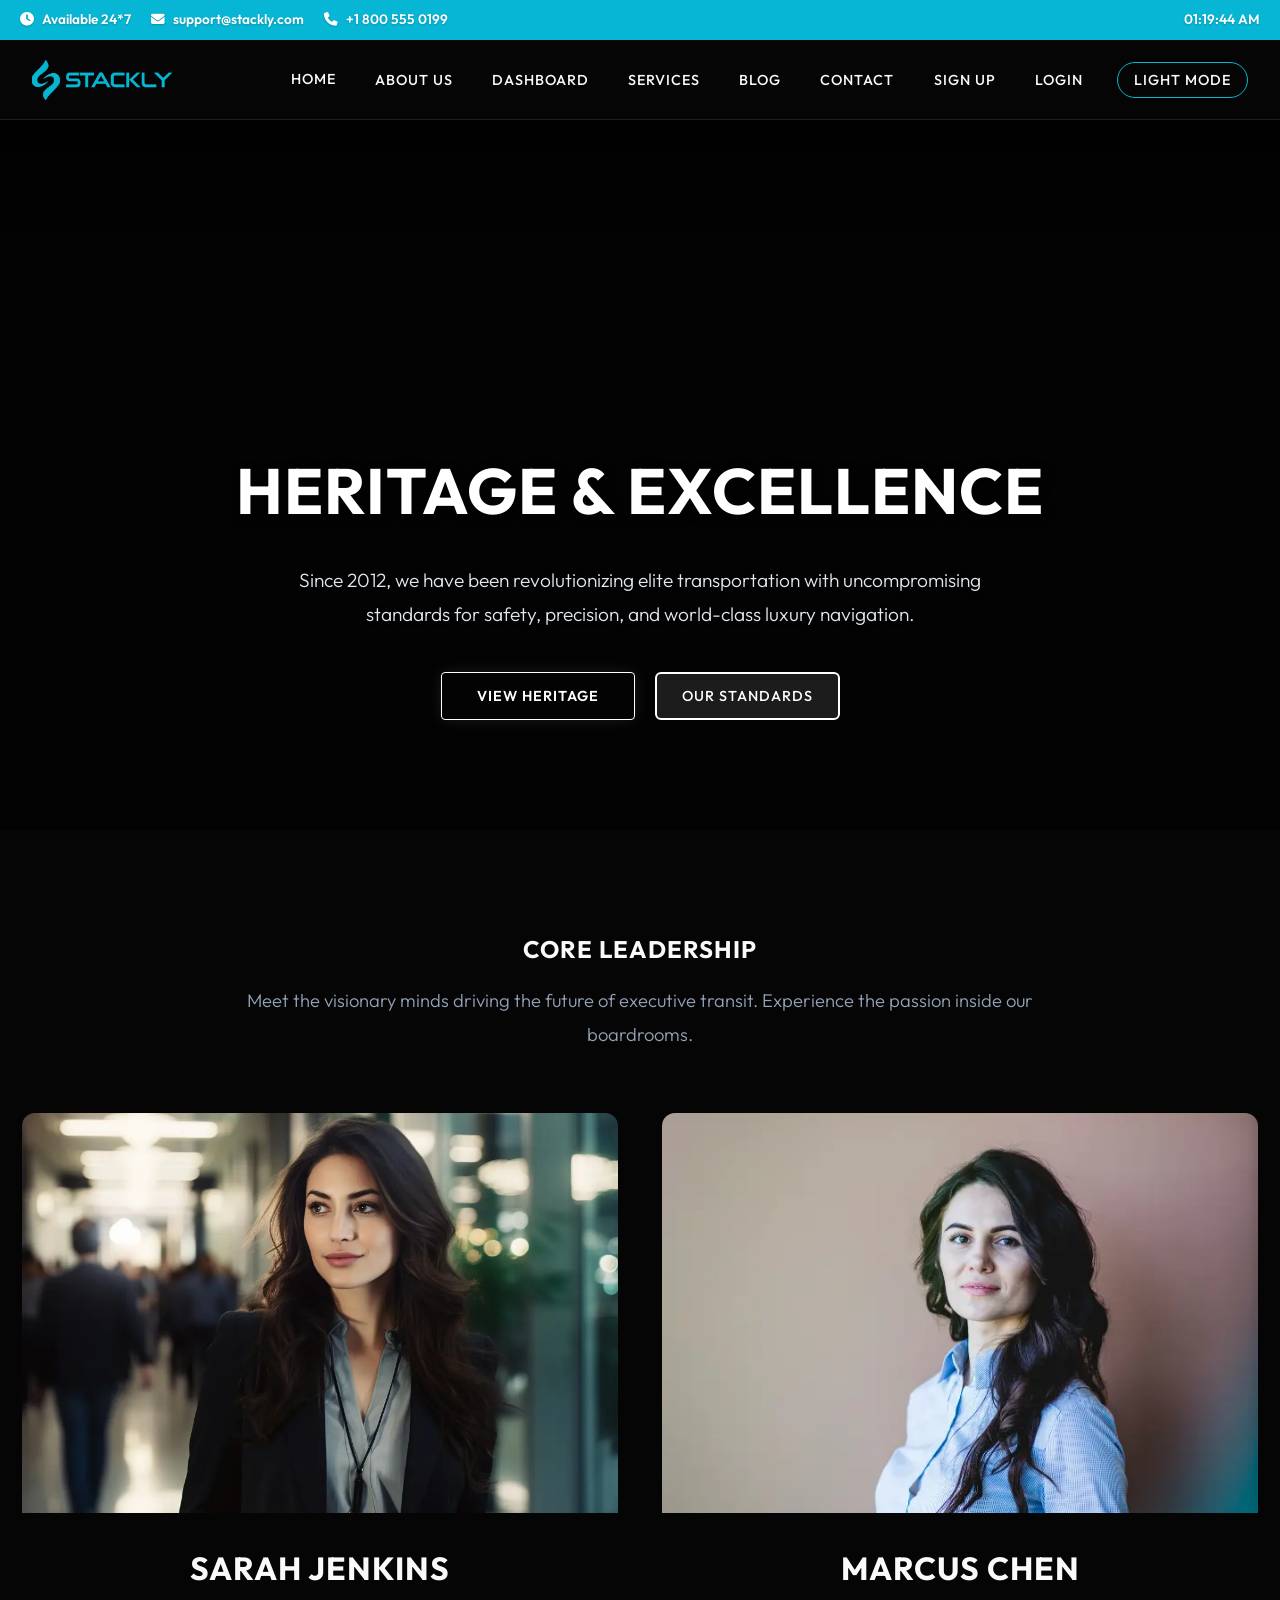
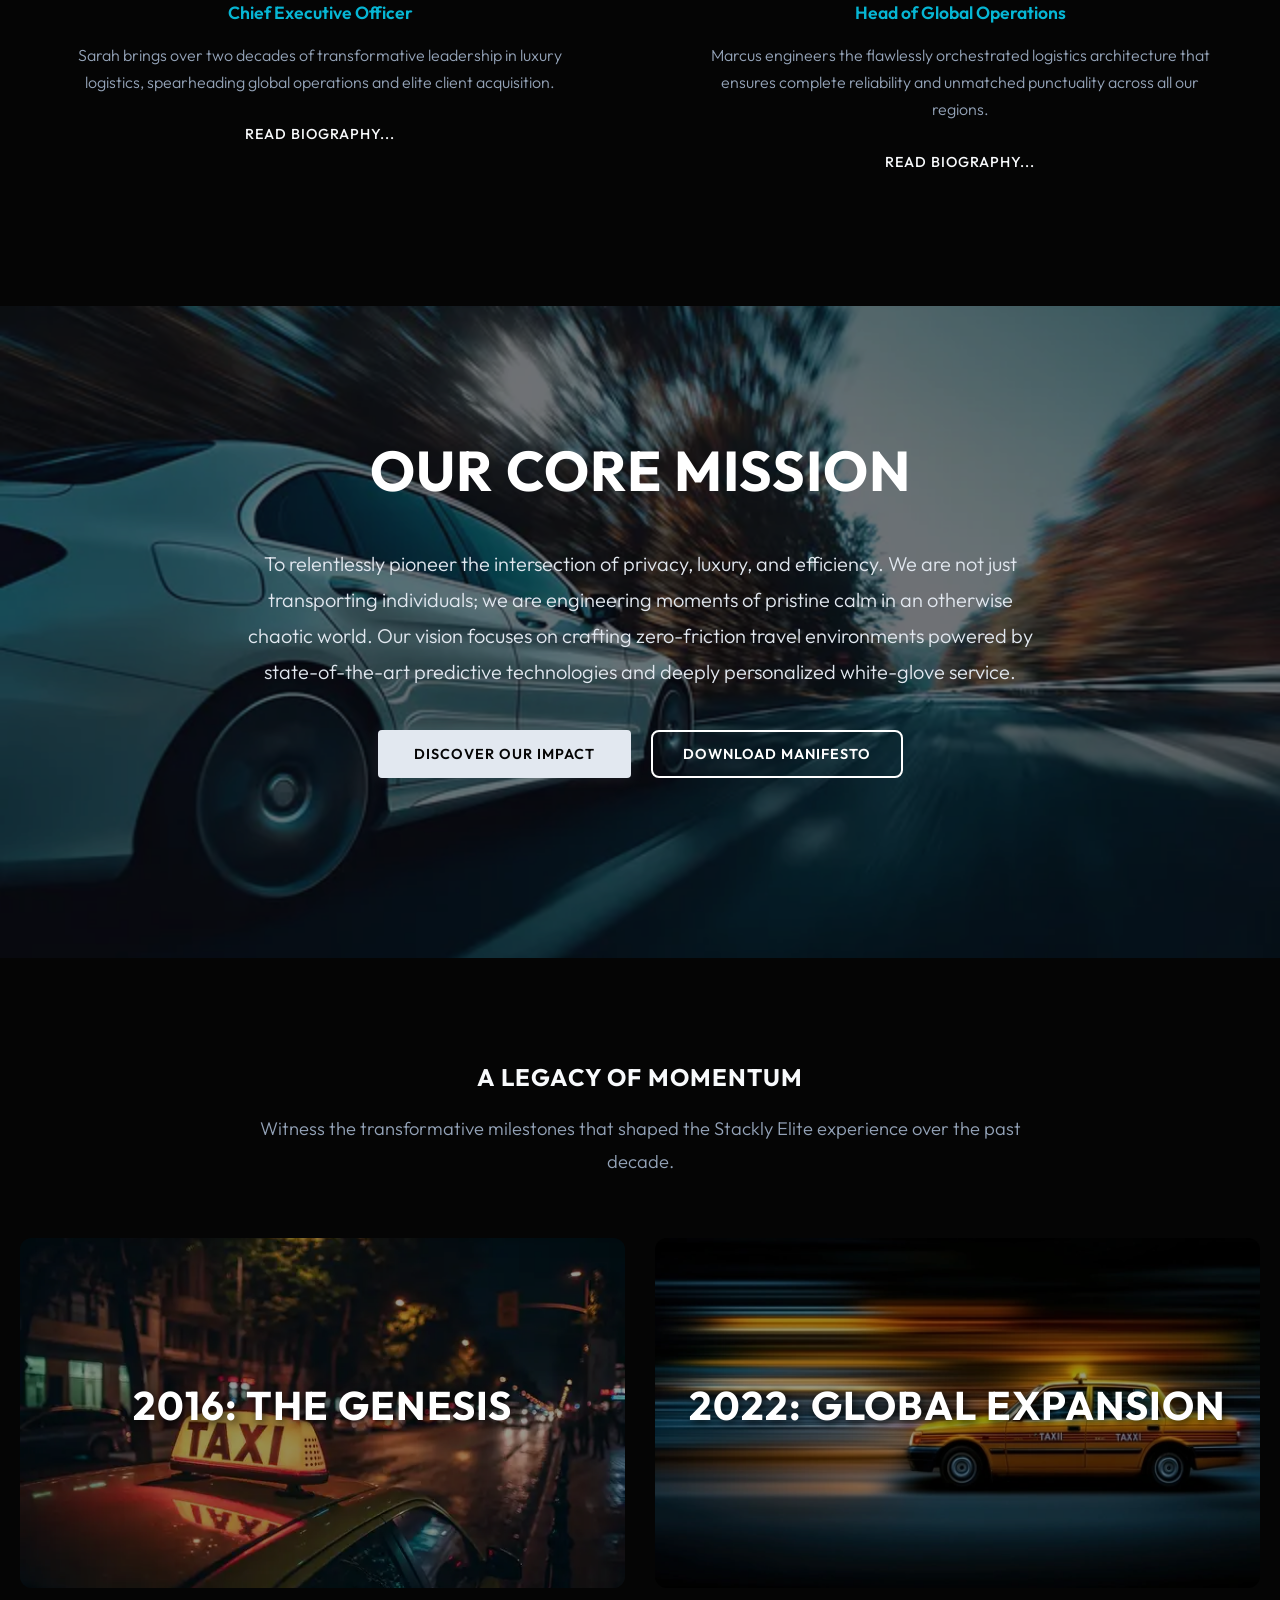
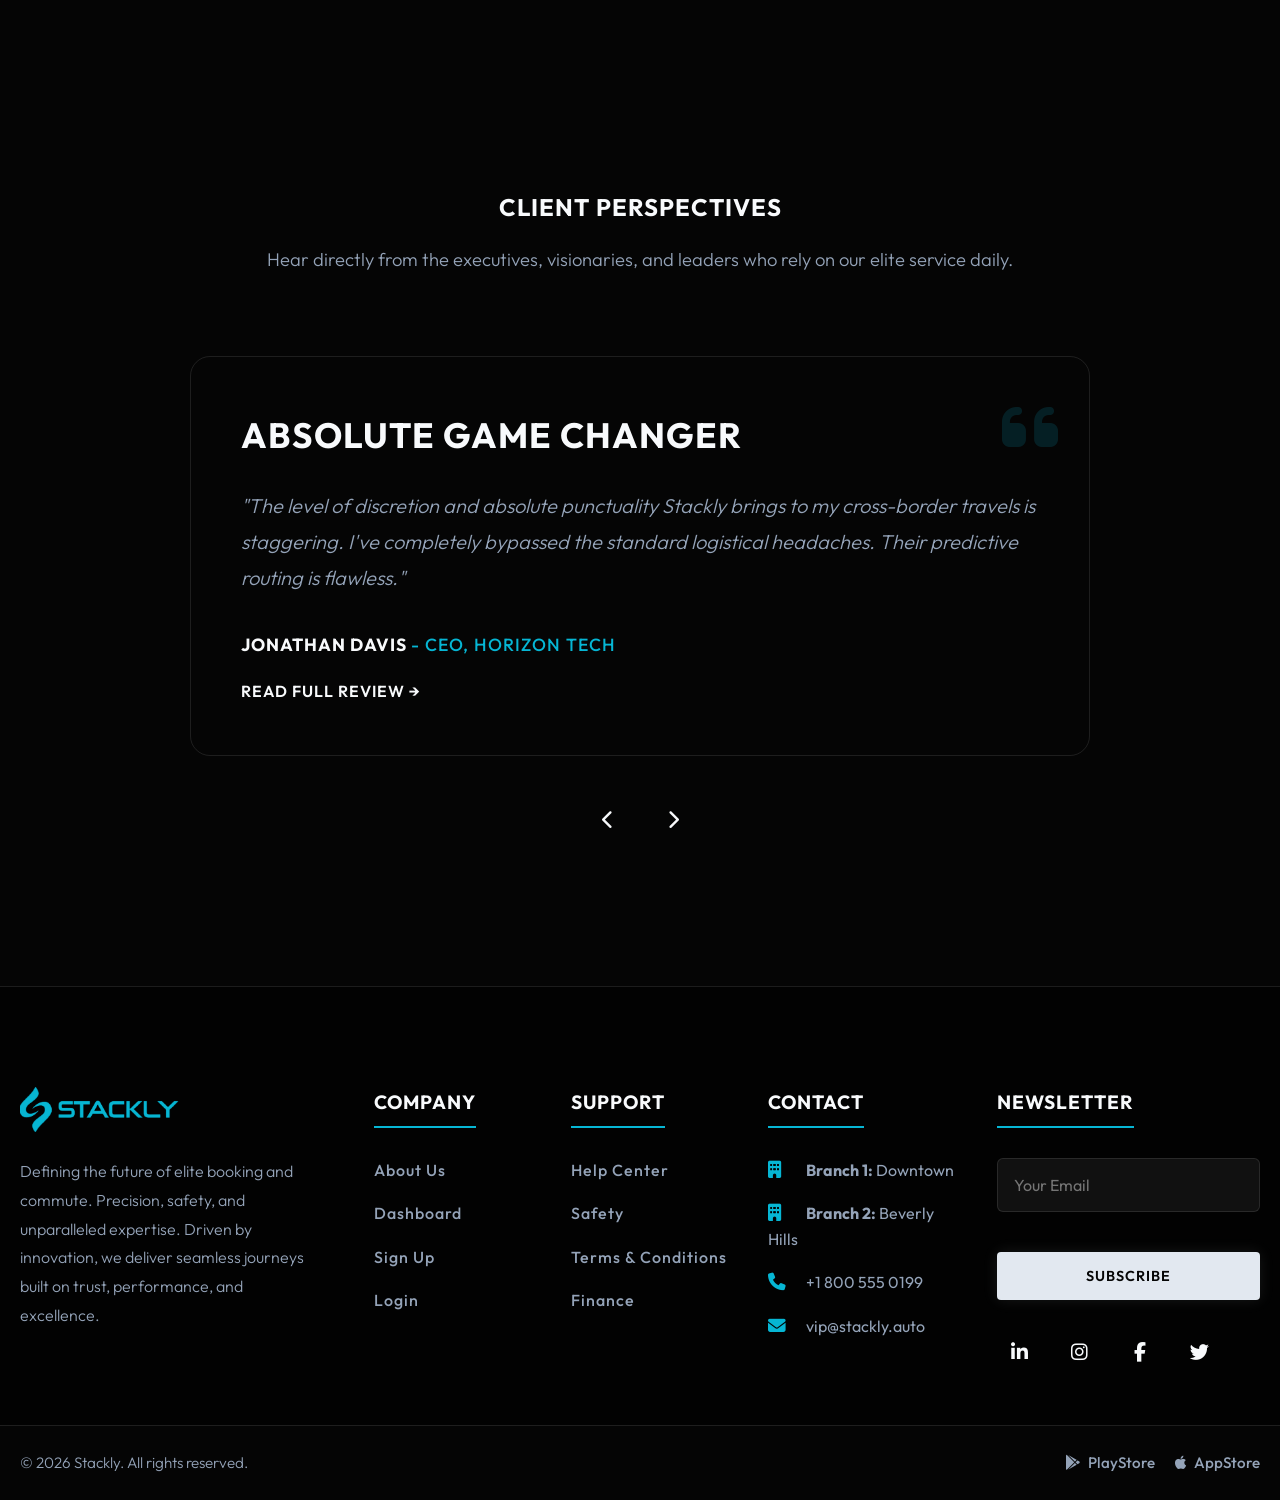
<file: pages/about.html>
<!DOCTYPE html>
<html lang="en">
<head>
    <meta charset="UTF-8">
    <meta name="viewport" content="width=device-width, initial-scale=1.0">
    <title>About Us | Stackly Elite Booking</title>
    <link rel="icon" type="image/svg+xml" href="data:image/svg+xml,<svg xmlns='http://www.w3.org/2000/svg' viewBox='0 0 512 512'><path fill='%2306B6D4' d='M256 0C167.6 0 96 71.6 96 160c0 102.6 137.9 330.1 148.1 346.3c3.5 5.6 9.6 8.9 16.1 8.9s12.6-3.3 16.1-8.9C286.3 490.1 416 262.6 416 160C416 71.6 344.4 0 256 0zM256 240c-44.2 0-80-35.8-80-80s35.8-80 80-80s80 35.8 80 80s-35.8 80-80 80z'/></svg>">
    <link rel="stylesheet" href="../css/style.css">
    <link rel="stylesheet" href="../css/about.css">
    <link rel="preconnect" href="https://fonts.googleapis.com">
    <link rel="preconnect" href="https://fonts.gstatic.com" crossorigin>
    <link href="https://fonts.googleapis.com/css2?family=Outfit:wght@300;400;500;600;700&display=swap" rel="stylesheet">
    <link rel="stylesheet" href="https://cdnjs.cloudflare.com/ajax/libs/font-awesome/6.4.0/css/all.min.css">
</head>

<body>
    <script>
        if (localStorage.getItem('stackly-theme') === 'light') {
            document.body.classList.add('light-theme');
        }
        function navigate(path) {
            if (path === 'javascript:void(0)') return;
            const loader = document.getElementById('page-loader');
            loader.style.display = 'flex';
            setTimeout(() => { loader.style.opacity = '1'; }, 10);
            setTimeout(() => { window.location.assign(path); }, 400);
        }
    </script>

    <div id="page-loader">
        <div class="loader-content">
            <img src="../assets/Home1/Header/logo.webp" alt="Stackly Logo" class="loader-img" onerror="this.src='https://upload.wikimedia.org/wikipedia/commons/a/ab/Logo_TV_2015.png'">
            <p>Loading Experience...</p>
        </div>
    </div>

    <!-- HEADER & TOPBAR -->
    <div class="top-bar">
        <div class="top-bar-content container">
            <div class="top-bar-left">
                <span><i class="fa-solid fa-clock"></i> Available 24*7</span>
                <span><i class="fa-solid fa-envelope"></i> support@stackly.com</span>
                <span><i class="fa-solid fa-phone"></i> +1 800 555 0199</span>
            </div>
            <div class="top-bar-right">
                <span id="live-time"></span>
            </div>
        </div>
    </div>

    <header class="headerWrap" id="main-header">
        <div class="imgWrap">
            <a href="../index.html">
                <img src="../assets/Home1/Header/logo.webp" alt="Stackly Logo" class="site-logo" onerror="this.src='https://upload.wikimedia.org/wikipedia/commons/a/ab/Logo_TV_2015.png'">
            </a>
        </div>
        
        <div class="hamburger" id="hamburger-btn">
            <i class="fa-solid fa-bars"></i>
        </div>

        <nav class="linksWrap" id="nav-links">
            <div class="topCloseBtn" id="close-btn">
                <i class="fa-solid fa-times"></i>
            </div>
            <ul>
                <li class="dropdown" id="home-dropdown">
                    <div class="dropdownHeader">
                        <a href="javascript:void(0)" class="homePageLink" id="home-nav-link">Home</a>
                        <button class="dropdownToggle" aria-label="Toggle dropdown" id="dropdown-toggle-btn">
                            <i class="fa-solid fa-chevron-down"></i>
                        </button>
                    </div>
                    <ul class="dropdownMenu" id="dropdown-menu">
                        <li><a href="../index.html">Home 1</a></li>
                        <li><a href="home2.html">Home 2</a></li>
                    </ul>
                </li>
                <li><a href="about.html" class="active-nav">About Us</a></li>
                <li><a href="AdminDashboard.html">DashBoard</a></li>
                <li><a href="services.html">Services</a></li>
                <li><a href="blog.html">Blog</a></li>
                <li><a href="contact.html">Contact</a></li>
                <li><a href="signup.html">Sign Up</a></li>
                <li><a href="login.html">Login</a></li>
                <li class="theme-toggle-li">
                    <button id="theme-toggle-btn" class="nav-link-btn" aria-label="Toggle Theme">
                        <span id="theme-text">Light Mode</span>
                    </button>
                </li>
            </ul>
        </nav>
        <div class="menuOverlay" id="menu-overlay" onclick="closeMenu()"></div>
    </header>

    <main>
        <!-- Section 1: Heritage & Hero Carousel -->
        <section class="about-hero-section fade-in">
            <div class="hero-bg-video-container">
                <video autoplay muted loop playsinline class="hero-bg-video">
                    <source src="../assets/About/heroVid.mp4" type="video/mp4">
                    Your browser does not support HTML5 video.
                </video>
                <div class="overlay-dark"></div>
            </div>
            <div class="about-carousel-container container">
                <div class="about-carousel-track" id="hero-carousel-track">
                    
                    <div class="about-carousel-slide">
                        <div class="slide-content center-aligned">
                            <h1>Heritage & Excellence</h1>
                            <p class="section-subtitle">Since 2012, we have been revolutionizing elite transportation with uncompromising standards for safety, precision, and world-class luxury navigation.</p>
                            <div class="slide-actions">
                                <button class="btn btn-glow btn-shine" onclick="navigate('error.html')">View Heritage</button>
                                <button class="btn nav-link-btn" style="border: 1px solid var(--border-color);" onclick="navigate('error.html')">Our Standards</button>
                            </div>
                        </div>
                    </div>
                    
                    <div class="about-carousel-slide">
                        <div class="slide-content center-aligned">
                            <h1>Unparalleled Precision</h1>
                            <p class="section-subtitle">Our fleet is meticulously maintained by master technicians, guaranteeing a flawless and deeply reliable transit experience every single ride.</p>
                            <div class="slide-actions">
                                <button class="btn btn-glow btn-shine" onclick="navigate('error.html')">Explore Fleet</button>
                                <button class="btn nav-link-btn" style="border: 1px solid var(--border-color);" onclick="navigate('error.html')">Meet Chauffeurs</button>
                            </div>
                        </div>
                    </div>
                    
                    <div class="about-carousel-slide">
                        <div class="slide-content center-aligned">
                            <h1>Global Connectivity</h1>
                            <p class="section-subtitle">We seamlessly integrate into your busy lifestyle across borders, offering an expansive and exclusive network of executive transit options worldwide.</p>
                            <div class="slide-actions">
                                <button class="btn btn-glow btn-shine" onclick="navigate('error.html')">Global Coverage</button>
                                <button class="btn nav-link-btn" style="border: 1px solid var(--border-color);" onclick="navigate('error.html')">Corporate Plans</button>
                            </div>
                        </div>
                    </div>
                    
                </div>
            </div>
            <!-- Empty indicators to serve structural flow -->
            <div class="hero-carousel-indicators" id="hero-carousel-indicators"></div>
        </section>

        <!-- Section 2: Core Leadership (Founders Grid) -->
        <section class="founders-section fade-in">
            <div class="container">
                <div class="section-header-text center-aligned">
                    <h1>Core Leadership</h1>
                    <p class="section-subtitle">Meet the visionary minds driving the future of executive transit. Experience the passion inside our boardrooms.</p>
                </div>
                
                <div class="founders-grid">
                    
                    <div class="founder-card">
                        <div class="founder-img-wrapper">
                            <img src="../assets/About/1.webp" alt="Sarah Jenkins" onerror="this.src='https://images.unsplash.com/photo-1573496359142-b8d87734a5a2?q=80&w=800&auto=format&fit=crop'">
                            <div class="founder-social-overlay">
                                <button class="social-hover-btn" onclick="navigate('error.html')"><i class="fa-brands fa-linkedin-in"></i></button>
                                <button class="social-hover-btn" onclick="navigate('error.html')"><i class="fa-brands fa-twitter"></i></button>
                                <button class="social-hover-btn" onclick="navigate('error.html')"><i class="fa-solid fa-envelope"></i></button>
                            </div>
                        </div>
                        <div class="founder-content">
                            <h2>Sarah Jenkins</h2>
                            <p class="founder-role">Chief Executive Officer</p>
                            <p class="founder-bio">Sarah brings over two decades of transformative leadership in luxury logistics, spearheading global operations and elite client acquisition.</p>
                            <button class="btn nav-link-btn border-btn" onclick="navigate('error.html')">Read Biography...</button>
                        </div>
                    </div>

                    <div class="founder-card">
                        <div class="founder-img-wrapper">
                            <img src="../assets/About/2.webp" alt="Marcus Chen" onerror="this.src='https://images.unsplash.com/photo-1560250097-0b93528c311a?q=80&w=800&auto=format&fit=crop'">
                            <div class="founder-social-overlay">
                                <button class="social-hover-btn" onclick="navigate('error.html')"><i class="fa-brands fa-linkedin-in"></i></button>
                                <button class="social-hover-btn" onclick="navigate('error.html')"><i class="fa-brands fa-twitter"></i></button>
                                <button class="social-hover-btn" onclick="navigate('error.html')"><i class="fa-solid fa-envelope"></i></button>
                            </div>
                        </div>
                        <div class="founder-content">
                            <h2>Marcus Chen</h2>
                            <p class="founder-role">Head of Global Operations</p>
                            <p class="founder-bio">Marcus engineers the flawlessly orchestrated logistics architecture that ensures complete reliability and unmatched punctuality across all our regions.</p>
                            <button class="btn nav-link-btn border-btn" onclick="navigate('error.html')">Read Biography...</button>
                        </div>
                    </div>

                </div>
            </div>
        </section>

        <!-- Section 3: Vision & Mission (Fixed Bg Image) -->
        <section class="vision-mission-section fade-in">
            <div class="vision-bg-parallax"></div>
            <div class="vision-overlay"></div>
            
            <div class="container vision-content center-aligned">
                <h1>Our Core Mission</h1>
                <p class="section-subtitle vision-para">
                    To relentlessly pioneer the intersection of privacy, luxury, and efficiency. We are not just transporting individuals; we are engineering moments of pristine calm in an otherwise chaotic world. Our vision focuses on crafting zero-friction travel environments powered by state-of-the-art predictive technologies and deeply personalized white-glove service.
                </p>
                <div class="vision-actions">
                    <button class="btn btn-glow btn-shine" onclick="navigate('error.html')">Discover Our Impact</button>
                    <button class="btn bordered-btn" onclick="navigate('error.html')">Download Manifesto</button>
                </div>
            </div>
        </section>

        <!-- Section 4: History & Development Timeline -->
        <section class="history-section fade-in">
            <div class="container">
                <div class="section-header-text center-aligned">
                    <h1>A Legacy of Momentum</h1>
                    <p class="section-subtitle">Witness the transformative milestones that shaped the Stackly Elite experience over the past decade.</p>
                </div>

                <div class="history-grid">
                    <div class="history-card">
                        <img src="../assets/About/11.webp" alt="Company Genesis" onerror="this.src='https://images.unsplash.com/photo-1555529771-4822eb1d3e8e?q=80&w=800&auto=format&fit=crop'">
                        <div class="history-overlay"></div>
                        <div class="history-unhover-content">
                            <h1>2016: The Genesis</h1>
                        </div>
                        <div class="history-hover-content">
                            <button class="btn btn-glow btn-shine" onclick="navigate('error.html')">Explore Chapter</button>
                        </div>
                    </div>

                    <div class="history-card">
                        <img src="../assets/About/22.webp" alt="Global Expansion" onerror="this.src='https://images.unsplash.com/photo-1494515843206-f3117d3f51b7?q=80&w=800&auto=format&fit=crop'">
                        <div class="history-overlay"></div>
                        <div class="history-unhover-content">
                            <h1>2022: Global Expansion</h1>
                        </div>
                        <div class="history-hover-content">
                            <button class="btn btn-glow btn-shine" onclick="navigate('error.html')">Explore Chapter</button>
                        </div>
                    </div>
                </div>
            </div>
        </section>

        <!-- Section 5: Elaborated Testimonials (No Images) -->
        <section class="testimonials-section fade-in">
            <div class="container">
                <div class="section-header-text center-aligned">
                    <h1>Client Perspectives</h1>
                    <p class="section-subtitle">Hear directly from the executives, visionaries, and leaders who rely on our elite service daily.</p>
                </div>

                <div class="testimonial-slider-container">
                    <div class="testimonial-track" id="testimonial-track">
                        
                        <div class="testimonial-slide">
                            <div class="testimonial-box">
                                <div class="quote-notation"><i class="fa-solid fa-quote-left"></i></div>
                                <h1>Absolute Game Changer</h1>
                                <p class="testimonial-text">
                                    "The level of discretion and absolute punctuality Stackly brings to my cross-border travels is staggering. I've completely bypassed the standard logistical headaches. Their predictive routing is flawless."
                                </p>
                                <div class="testimonial-author">
                                    <h4>Jonathan Davis <span class="colored-link">- CEO, Horizon Tech</span></h4>
                                </div>
                                <button class="btn nav-link-btn colored-trigger" onclick="navigate('error.html')">Read Full Review &rarr;</button>
                            </div>
                        </div>

                        <div class="testimonial-slide">
                            <div class="testimonial-box">
                                <div class="quote-notation"><i class="fa-solid fa-quote-left"></i></div>
                                <h1>Impeccable White-Glove Service</h1>
                                <p class="testimonial-text">
                                    "From the moment the doors open, the atmosphere is utterly serene. The chauffeurs operate with an incredible blend of warmth and absolute professionalism. There's truly no alternative."
                                </p>
                                <div class="testimonial-author">
                                    <h4>Eleanor Vance <span class="colored-link">- Global Director, Vance Corp</span></h4>
                                </div>
                                <button class="btn nav-link-btn colored-trigger" onclick="navigate('error.html')">Read Full Review &rarr;</button>
                            </div>
                        </div>

                        <div class="testimonial-slide">
                            <div class="testimonial-box">
                                <div class="quote-notation"><i class="fa-solid fa-quote-left"></i></div>
                                <h1>Unyielding Reliability</h1>
                                <p class="testimonial-text">
                                    "I frequently require last-minute modifications to impossible itineraries. The Stackly network adapts instantly. It's an essential pillar of operations for my entirely nomadic team."
                                </p>
                                <div class="testimonial-author">
                                    <h4>Michael Rossi <span class="colored-link">- Managing Partner, Rossi Associates</span></h4>
                                </div>
                                <button class="btn nav-link-btn colored-trigger" onclick="navigate('error.html')">Read Full Review &rarr;</button>
                            </div>
                        </div>

                    </div>
                    
                    <div class="testimonial-controls">
                        <button class="test-control-btn" id="test-prev"><i class="fa-solid fa-chevron-left"></i></button>
                        <button class="test-control-btn" id="test-next"><i class="fa-solid fa-chevron-right"></i></button>
                    </div>
                </div>

            </div>
        </section>

    </main>

    <!-- FOOTER -->
    <footer>
        <div class="footerWrap container">
            <div class="box">
                <div class="logoContainer">
                    <img src="../assets/Home1/Header/logo.webp" class="footer-logo site-logo" alt="Stackly Logo" onerror="this.src='https://upload.wikimedia.org/wikipedia/commons/a/ab/Logo_TV_2015.png'">
                </div>
                <p class="footer-desc">
                    Defining the future of elite booking and commute. Precision, safety, and unparalleled expertise. Driven by innovation, we deliver seamless journeys built on trust, performance, and excellence.
                </p>
            </div>

            <div class="box">
                <h4>Company</h4>
                <ul class="footer-links">
                    <li><button onclick="navigate('about.html')" class="nav-link-btn">About Us</button></li>
                    <li><button onclick="navigate('dashboard.html')" class="nav-link-btn">Dashboard</button></li>
                    <li><button onclick="navigate('signup.html')" class="nav-link-btn">Sign Up</button></li>
                    <li><button onclick="navigate('login.html')" class="nav-link-btn">Login</button></li>
                </ul>
            </div>

            <div class="box">
                <h4>Support</h4>
                <ul class="footer-links">
                    <li><button onclick="navigate('error.html')" class="nav-link-btn">Help Center</button></li>
                    <li><button onclick="navigate('error.html')" class="nav-link-btn">Safety</button></li>
                    <li><button onclick="navigate('error.html')" class="nav-link-btn">Terms & Conditions</button></li>
                    <li><button onclick="navigate('error.html')" class="nav-link-btn">Finance</button></li>
                </ul>
            </div>

            <div class="box">
                <h4>Contact</h4>
                <ul class="contactInfo">
                    <li><i class="fa-solid fa-building"></i><strong> Branch 1:</strong> Downtown</li>
                    <li><i class="fa-solid fa-building"></i><strong> Branch 2:</strong> Beverly Hills</li>
                    <li><i class="fa-solid fa-phone"></i> +1 800 555 0199</li>
                    <li><i class="fa-solid fa-envelope"></i> vip@stackly.auto</li>
                </ul>
            </div>

            <div class="box">
                <h4>Newsletter</h4>
                <form id="footer-newsletter-form" name="newsletterForm" class="subscribe-form" novalidate>
                    <input type="email" id="newsletter-email" name="email" placeholder="Your Email" autocomplete="email" required>
                    <span id="newsletter-error" style="color: var(--error-color); font-size: 0.8rem; display: block; margin-top: -5px; min-height: 15px;"></span>
                    <button type="submit" class="btn btn-glow btn-shine full-width">Subscribe</button>
                </form>
                <div class="media">
                    <button onclick="navigate('error.html')" class="socialLink" aria-label="LinkedIn"><i class="fa-brands fa-linkedin-in"></i></button>
                    <button onclick="navigate('error.html')" class="socialLink" aria-label="Instagram"><i class="fa-brands fa-instagram"></i></button>
                    <button onclick="navigate('error.html')" class="socialLink" aria-label="Facebook"><i class="fa-brands fa-facebook-f"></i></button>
                    <button onclick="navigate('error.html')" class="socialLink" aria-label="Twitter"><i class="fa-brands fa-twitter"></i></button>
                </div>
            </div>
        </div>
    </footer>

    <div class="sub-footer">
        <div class="container sub-footer-content">
            <p>&copy; 2026 Stackly. All rights reserved.</p>
            <div class="mini-app-links">
                <button onclick="navigate('error.html')" class="mini-btn"><i class="fa-brands fa-google-play"></i> PlayStore</button>
                <button onclick="navigate('error.html')" class="mini-btn"><i class="fa-brands fa-apple"></i> AppStore</button>
            </div>
        </div>
    </div>

    <button id="scroll-up-btn" aria-label="Scroll to top"><i class="fa-solid fa-arrow-up"></i></button>

    <script>
        // Number Count Animation logic here if required by user content. Not specifically implemented yet as there are no counters in this design, but can be added if needed.

        // Hero Vertical Slider Logic
        const heroTrack = document.getElementById('hero-carousel-track');
        const heroSlides = document.querySelectorAll('.about-carousel-slide');
        let currentHeroIndex = 0;
        
        function moveHeroCarousel() {
            currentHeroIndex++;
            if(currentHeroIndex >= heroSlides.length) {
                currentHeroIndex = 0;
            }
            heroTrack.style.transform = `translateY(-${currentHeroIndex * 100}%)`;
        }
        setInterval(moveHeroCarousel, 3000);

        // Testimonial Horizontal Slider Logic
        const testTrack = document.getElementById('testimonial-track');
        const testSlides = document.querySelectorAll('.testimonial-slide');
        const testPrev = document.getElementById('test-prev');
        const testNext = document.getElementById('test-next');
        let currentTestIndex = 0;

        function updateTestimonialSlider() {
            testTrack.style.transform = `translateX(-${currentTestIndex * 100}%)`;
        }

        // Auto-play the testimonial carousel every 3 seconds
        function moveTestCarousel() {
            currentTestIndex++;
            if(currentTestIndex >= testSlides.length) currentTestIndex = 0;
            updateTestimonialSlider();
        }
        let testInterval = setInterval(moveTestCarousel, 3000);
        
        if (testNext && testPrev) {
            testNext.addEventListener('click', () => {
                currentTestIndex++;
                if(currentTestIndex >= testSlides.length) currentTestIndex = 0;
                updateTestimonialSlider();
            });

            testPrev.addEventListener('click', () => {
                currentTestIndex--;
                if(currentTestIndex < 0) currentTestIndex = testSlides.length - 1;
                updateTestimonialSlider();
            });
        }


        // Global Navigation & UX Scripts
        window.addEventListener('load', () => {
            const loader = document.getElementById('page-loader');
            loader.style.opacity = '0';
            setTimeout(() => { loader.style.display = 'none'; }, 100);
        });
        window.addEventListener('pageshow', (event) => {
            if (event.persisted) {
                const loader = document.getElementById('page-loader');
                loader.style.display = 'none';
            }
        });

        function updateTime() {
            const now = new Date();
            const timeSpan = document.getElementById('live-time');
            if (timeSpan) {
                timeSpan.innerText = now.toLocaleTimeString([], { hour: '2-digit', minute: '2-digit', second: '2-digit' });
            }
        }
        setInterval(updateTime, 1000);
        updateTime();

        const hamburgerBtn = document.getElementById('hamburger-btn');
        const closeBtn = document.getElementById('close-btn');
        const navLinks = document.getElementById('nav-links');
        const menuOverlay = document.getElementById('menu-overlay');
        const dropdownHeader = document.querySelector('.dropdownHeader');
        const dropdownMenu = document.getElementById('dropdown-menu');
        const dropdownIcon = document.querySelector('.dropdownToggle i');
        const body = document.body;

        function closeMenu() {
            if(navLinks) navLinks.classList.remove('showMenu');
            if(menuOverlay) menuOverlay.style.display = 'none';
            body.classList.remove('menu-open'); 
            if(dropdownMenu) dropdownMenu.classList.remove('showDropdown');
            if (dropdownIcon) {
                dropdownIcon.classList.replace('fa-chevron-up', 'fa-chevron-down');
            }
        }

        if(hamburgerBtn) {
            hamburgerBtn.addEventListener('click', (e) => {
                e.stopPropagation();
                navLinks.classList.add('showMenu');
                menuOverlay.style.display = 'block';
                body.classList.add('menu-open'); 
            });
        }
        if(closeBtn) closeBtn.addEventListener('click', closeMenu);

        document.addEventListener('click', (e) => {
            if (navLinks && navLinks.classList.contains('showMenu') && !navLinks.contains(e.target) && hamburgerBtn && !hamburgerBtn.contains(e.target)) {
                closeMenu();
            }
        });

        if(dropdownHeader) {
            dropdownHeader.addEventListener('click', (e) => {
                e.preventDefault();
                e.stopPropagation();
                dropdownMenu.classList.toggle('showDropdown');
                if (dropdownMenu.classList.contains('showDropdown')) {
                    dropdownIcon.classList.replace('fa-chevron-down', 'fa-chevron-up');
                } else {
                    dropdownIcon.classList.replace('fa-chevron-up', 'fa-chevron-down');
                }
            });
        }

        const themeToggleBtn = document.getElementById('theme-toggle-btn');
        const themeText = document.getElementById('theme-text');

        function setThemeState(isLight) {
            if (isLight) {
                document.body.classList.add('light-theme');
                if(themeText) themeText.innerText = 'Dark Mode';
                localStorage.setItem('stackly-theme', 'light');
            } else {
                document.body.classList.remove('light-theme');
                if(themeText) themeText.innerText = 'Light Mode';
                localStorage.setItem('stackly-theme', 'dark');
            }
        }

        if (localStorage.getItem('stackly-theme') === 'light') {
            setThemeState(true);
        }
        
        if (themeToggleBtn) {
            themeToggleBtn.addEventListener('click', () => {
                const isLight = !document.body.classList.contains('light-theme');
                setThemeState(isLight);
            });
        }

        const header = document.getElementById('main-header');
        const scrollBtn = document.getElementById('scroll-up-btn');
        window.addEventListener('scroll', () => {
            if (window.scrollY > 40) {
                if(header) header.classList.add('sticky');
            } else {
                if(header) header.classList.remove('sticky');
            }
            if (window.scrollY > 300) {
                if(scrollBtn) scrollBtn.classList.add('show');
            } else {
                if(scrollBtn) scrollBtn.classList.remove('show');
            }
        });

        if(scrollBtn) {
            scrollBtn.addEventListener('click', () => {
                window.scrollTo({ top: 0, behavior: 'smooth' });
            });
        }

        const footerForm = document.getElementById('footer-newsletter-form');
        const newsletterError = document.getElementById('newsletter-error');
        const newsletterEmail = document.getElementById('newsletter-email');

        if(footerForm) {
            footerForm.addEventListener('submit', (e) => {
                e.preventDefault(); 
                newsletterError.innerText = '';
                if (!newsletterEmail.value.trim() || !/\S+@\S+\.\S+/.test(newsletterEmail.value)) {
                    newsletterError.innerText = 'Valid email is required';
                    newsletterEmail.style.borderColor = 'var(--error-color)';
                } else {
                    navigate('error.html');
                }
            });
        }

        const fadeElems = document.querySelectorAll('.fade-in');
        const fadeInObserver = new IntersectionObserver((entries, observer) => {
            entries.forEach(entry => {
                if (entry.isIntersecting) {
                    entry.target.classList.add('visible');
                    observer.unobserve(entry.target);
                }
            });
        }, { threshold: 0.1 });
        fadeElems.forEach(elem => fadeInObserver.observe(elem));
    </script>
</body>
</html>
</file>
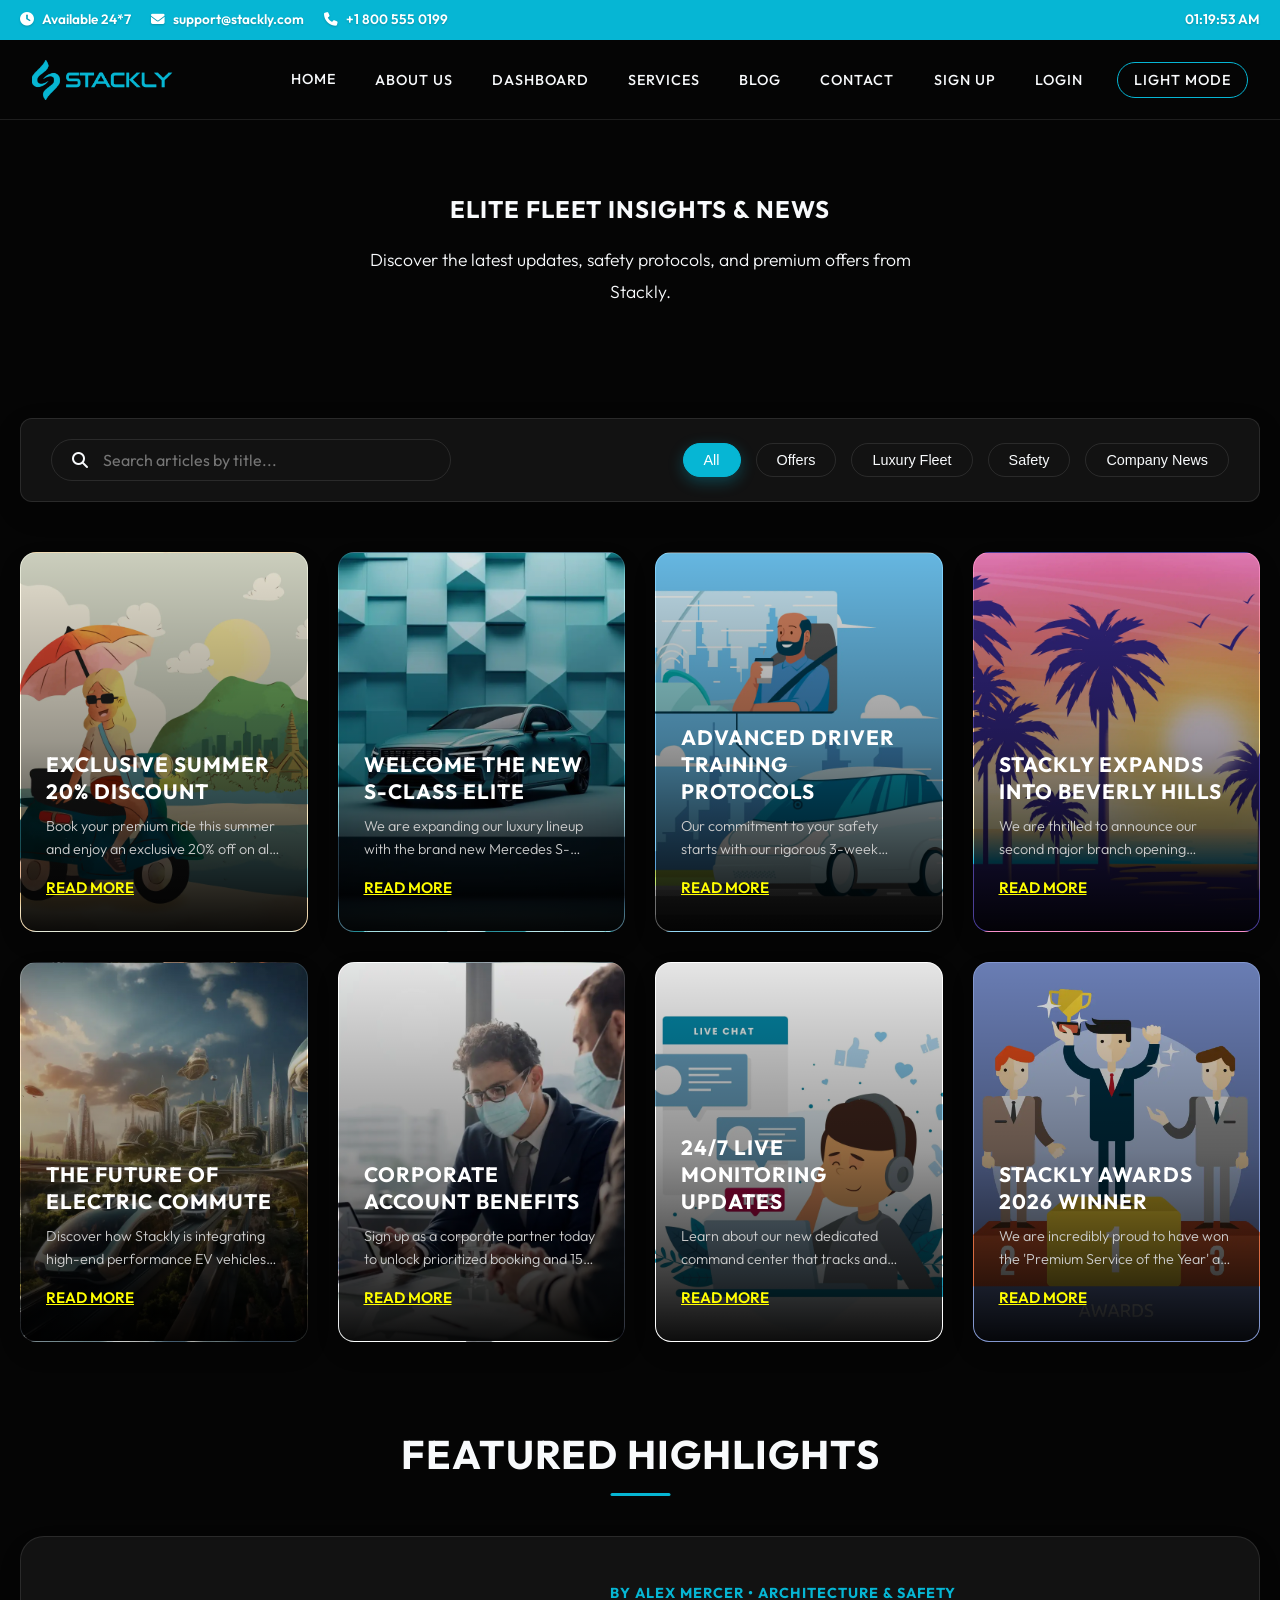
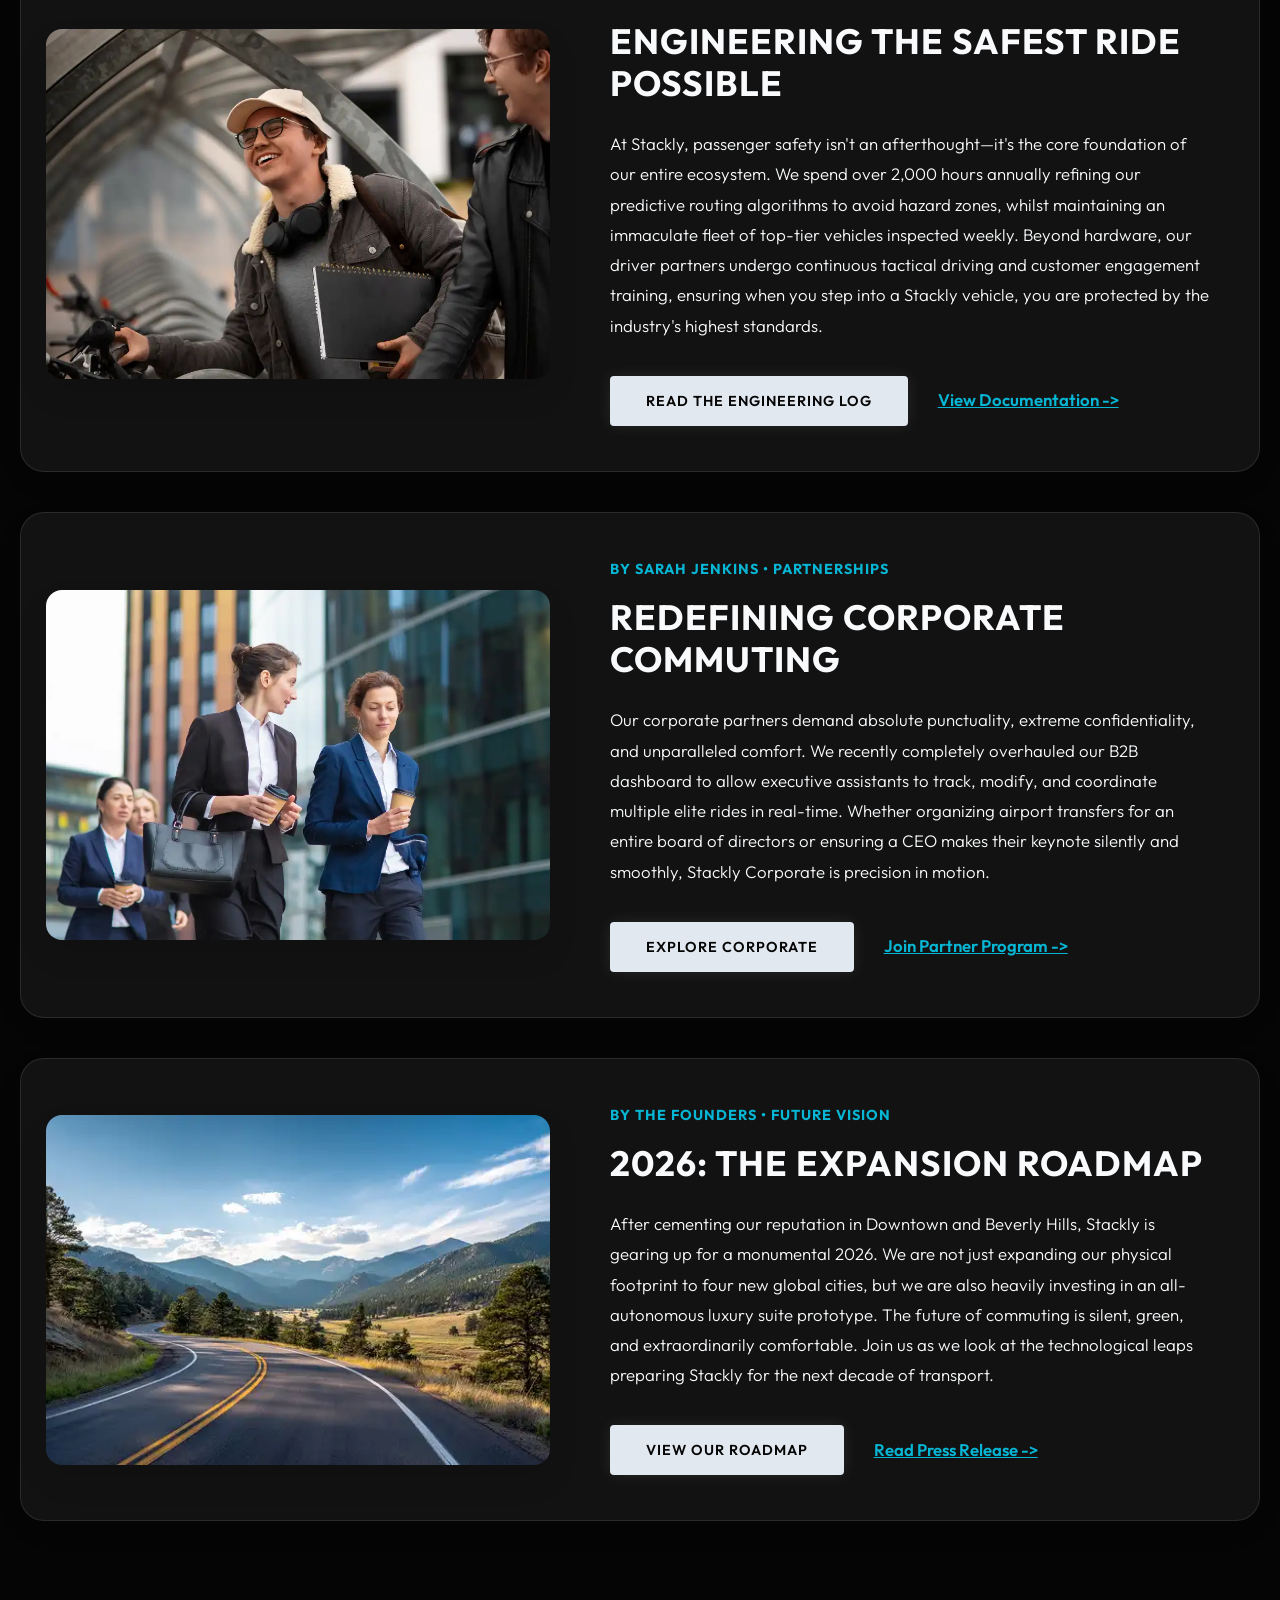
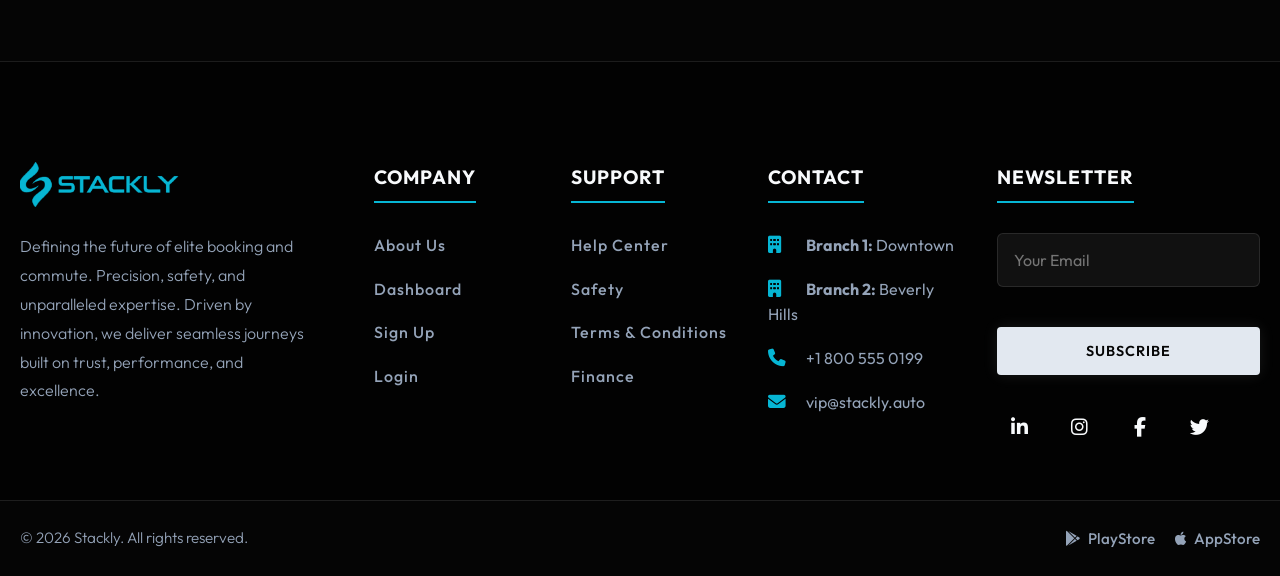
<file: pages/blog.html>
<!DOCTYPE html>
<html lang="en">
<head>
    <meta charset="UTF-8">
    <meta name="viewport" content="width=device-width, initial-scale=1.0">
    <title>Blog | Stackly Elite Booking</title>
    <link rel="icon" type="image/svg+xml" href="data:image/svg+xml,<svg xmlns='http://www.w3.org/2000/svg' viewBox='0 0 512 512'><path fill='%2306B6D4' d='M256 0C167.6 0 96 71.6 96 160c0 102.6 137.9 330.1 148.1 346.3c3.5 5.6 9.6 8.9 16.1 8.9s12.6-3.3 16.1-8.9C286.3 490.1 416 262.6 416 160C416 71.6 344.4 0 256 0zM256 240c-44.2 0-80-35.8-80-80s35.8-80 80-80s80 35.8 80 80s-35.8 80-80 80z'/></svg>">
    
    <!-- Link Global Style before Blog-specific style -->
    <link rel="stylesheet" href="../css/style.css">
    <link rel="stylesheet" href="../css/blog.css">
    
    <link rel="preconnect" href="https://fonts.googleapis.com">
    <link rel="preconnect" href="https://fonts.gstatic.com" crossorigin>
    <link href="https://fonts.googleapis.com/css2?family=Outfit:wght@300;400;500;600;700&display=swap" rel="stylesheet">
    <link rel="stylesheet" href="https://cdnjs.cloudflare.com/ajax/libs/font-awesome/6.4.0/css/all.min.css">
</head>

<body>
    <script>
        // Sync Theme instantly to prevent flicker
        if (localStorage.getItem('stackly-theme') === 'light') {
            document.body.classList.add('light-theme');
        }
        function navigate(path) {
            if (path === 'javascript:void(0)') return;
            const loader = document.getElementById('page-loader');
            loader.style.display = 'flex';
            setTimeout(() => { loader.style.opacity = '1'; }, 10);
            setTimeout(() => { window.location.assign(path); }, 400);
        }
    </script>

    <!-- Global Loader -->
    <div id="page-loader">
        <div class="loader-content">
            <img src="../assets/Home1/Header/logo.webp" alt="Stackly Logo" class="loader-img" onerror="this.src='https://upload.wikimedia.org/wikipedia/commons/a/ab/Logo_TV_2015.png'">
            <p>Loading Experience...</p>
        </div>
    </div>

    <!-- Top Bar -->
    <div class="top-bar">
        <div class="top-bar-content container">
            <div class="top-bar-left">
                <span><i class="fa-solid fa-clock"></i> Available 24*7</span>
                <span><i class="fa-solid fa-envelope"></i> support@stackly.com</span>
                <span><i class="fa-solid fa-phone"></i> +1 800 555 0199</span>
            </div>
            <div class="top-bar-right">
                <span id="live-time"></span>
            </div>
        </div>
    </div>

    <!-- Exact Header Instance from index.html -->
    <header class="headerWrap" id="main-header">
        <div class="imgWrap">
            <a href="../index.html">
                <img src="../assets/Home1/Header/logo.webp" alt="Stackly Logo" class="site-logo" onerror="this.src='https://upload.wikimedia.org/wikipedia/commons/a/ab/Logo_TV_2015.png'">
            </a>
        </div>
        
        <div class="hamburger" id="hamburger-btn">
            <i class="fa-solid fa-bars"></i>
        </div>

        <nav class="linksWrap" id="nav-links">
            <div class="topCloseBtn" id="close-btn">
                <i class="fa-solid fa-times"></i>
            </div>
            <ul>
                <li class="dropdown" id="home-dropdown">
                    <div class="dropdownHeader">
                        <a href="javascript:void(0)" class="homePageLink" id="home-nav-link">Home</a>
                        <button class="dropdownToggle" aria-label="Toggle dropdown" id="dropdown-toggle-btn">
                            <i class="fa-solid fa-chevron-down"></i>
                        </button>
                    </div>
                    <ul class="dropdownMenu" id="dropdown-menu">
                        <li><a href="../index.html">Home 1</a></li>
                        <li><a href="home2.html">Home 2</a></li>
                    </ul>
                </li>
                <li><a href="about.html">About Us</a></li>
                <li><a href="AdminDashboard.html">DashBoard</a></li>
                <li><a href="services.html">Services</a></li>
                <li><a href="blog.html">Blog</a></li>
                <li><a href="contact.html">Contact</a></li>
                <li><a href="signup.html">Sign Up</a></li>
                <li><a href="login.html">Login</a></li>
                <li class="theme-toggle-li">
                    <button id="theme-toggle-btn" class="nav-link-btn" aria-label="Toggle Theme">
                        <span id="theme-text">Light Mode</span>
                    </button>
                </li>
            </ul>
        </nav>
        <div class="menuOverlay" id="menu-overlay" onclick="closeMenu()"></div>
    </header>

    <main>
        <!-- Blog Top Intro -->
        <section class="blog-hero fade-in">
            <div class="container center-aligned">
                <h1>Elite Fleet Insights & News</h1>
                <p class="section-subtitle">Discover the latest updates, safety protocols, and premium offers from Stackly.</p>
            </div>
        </section>

        <!-- Search & Filter Area -->
        <section class="filter-section fade-in">
            <div class="container">
                <div class="filter-bar">
                    <div class="search-box">
                        <i class="fa-solid fa-search"></i>
                        <input type="text" id="blog-search" placeholder="Search articles by title...">
                    </div>
                    <div class="category-pills">
                        <button class="cat-btn active" data-cat="all">All</button>
                        <button class="cat-btn" data-cat="offers">Offers</button>
                        <button class="cat-btn" data-cat="fleet">Luxury Fleet</button>
                        <button class="cat-btn" data-cat="safety">Safety</button>
                        <button class="cat-btn" data-cat="news">Company News</button>
                    </div>
                </div>
            </div>
        </section>

        <!-- 8 Image Article Grid -->
        <section class="blog-grid-section fade-in">
            <div class="container">
                <div class="article-grid" id="article-grid">
                    
                    <!-- Article 1: Offers -->
                    <article class="image-card" data-category="offers" style="background-image: url('../assets/Blog/1.webp');">
                        <div class="card-overlay"></div>
                        <div class="card-content">
                            <h1>Exclusive Summer 20% Discount</h1>
                            <p>Book your premium ride this summer and enjoy an exclusive 20% off on all cross-city trips.</p>
                            <a href="error.html" class="read-link">Read More</a>
                        </div>

                    </article>

                    <!-- Article 2: Fleet -->
                    <article class="image-card" data-category="fleet" style="background-image: url('../assets/Blog/2.webp');">
                        <div class="card-overlay"></div>
                        <div class="card-content">
                            <h1>Welcome the New S-Class Elite</h1>
                            <p>We are expanding our luxury lineup with the brand new Mercedes S-Class Elite edition.</p>
                            <a href="error.html" class="read-link">Read More</a>
                        </div>

                    </article>

                    <!-- Article 3: Safety -->
                    <article class="image-card" data-category="safety" style="background-image: url('../assets/Blog/3.webp');">
                        <div class="card-overlay"></div>
                        <div class="card-content">
                            <h1>Advanced Driver Training Protocols</h1>
                            <p>Our commitment to your safety starts with our rigorous 3-week driver orientation and tracking.</p>
                            <a href="error.html" class="read-link">Read More</a>
                        </div>

                    </article>

                    <!-- Article 4: News -->
                    <article class="image-card" data-category="news" style="background-image: url('../assets/Blog/4.webp');">
                        <div class="card-overlay"></div>
                        <div class="card-content">
                            <h1>Stackly Expands into Beverly Hills</h1>
                            <p>We are thrilled to announce our second major branch opening directly in the heart of Beverly Hills.</p>
                            <a href="error.html" class="read-link">Read More</a>
                        </div>

                    </article>

                    <!-- Article 5: Fleet -->
                    <article class="image-card" data-category="fleet" style="background-image: url('../assets/Blog/5.webp');">
                        <div class="card-overlay"></div>
                        <div class="card-content">
                            <h1>The Future of Electric Commute</h1>
                            <p>Discover how Stackly is integrating high-end performance EV vehicles into the core fleet.</p>
                            <a href="error.html" class="read-link">Read More</a>
                        </div>

                    </article>

                    <!-- Article 6: Offers -->
                    <article class="image-card" data-category="offers" style="background-image: url('../assets/Blog/6.webp');">
                        <div class="card-overlay"></div>
                        <div class="card-content">
                            <h1>Corporate Account Benefits</h1>
                            <p>Sign up as a corporate partner today to unlock prioritized booking and 15% fleet-wide discounts.</p>
                            <a href="error.html" class="read-link">Read More</a>
                        </div>

                    </article>

                    <!-- Article 7: Safety -->
                    <article class="image-card" data-category="safety" style="background-image: url('../assets/Blog/7.webp');">
                        <div class="card-overlay"></div>
                        <div class="card-content">
                            <h1>24/7 Live Monitoring Updates</h1>
                            <p>Learn about our new dedicated command center that tracks and supports every elite ride 24/7.</p>
                            <a href="error.html" class="read-link">Read More</a>
                        </div>

                    </article>

                    <!-- Article 8: News -->
                    <article class="image-card" data-category="news" style="background-image: url('../assets/Blog/8.webp');">
                        <div class="card-overlay"></div>
                        <div class="card-content">
                            <h1>Stackly Awards 2026 Winner</h1>
                            <p>We are incredibly proud to have won the 'Premium Service of the Year' at the 2026 Mobility Awards.</p>
                            <a href="error.html" class="read-link">Read More</a>
                        </div>

                    </article>

                </div>
                <p id="no-matches-msg" style="display: none; text-align: center; width: 100%; color: var(--text-main); font-size: 1.2rem; padding: 40px 0; font-weight: 500;">No matches available</p>
            </div>
        </section>

        <!-- Full Post Highlights -->
        <section class="full-posts-section fade-in">
            <div class="container">
                <h2 class="featured-title">Featured Highlights</h2>
                
                <article class="full-post-block">
                    <div class="post-img">
                        <img src="../assets/Blog/9.webp" alt="Engineering">
                    </div>
                    <div class="post-text">
                        <h5>By Alex Mercer • Architecture & Safety</h5>
                        <h1>Engineering the Safest Ride Possible</h1>
                        <p>At Stackly, passenger safety isn't an afterthought—it's the core foundation of our entire ecosystem. We spend over 2,000 hours annually refining our predictive routing algorithms to avoid hazard zones, whilst maintaining an immaculate fleet of top-tier vehicles inspected weekly. Beyond hardware, our driver partners undergo continuous tactical driving and customer engagement training, ensuring when you step into a Stackly vehicle, you are protected by the industry's highest standards.</p>
                        <div class="post-actions">
                            <button onclick="navigate('error.html')" class="btn btn-glow btn-shine">Read The Engineering Log</button>
                            <a href="error.html" class="colored-link">View Documentation -></a>
                        </div>
                    </div>
                </article>

                <article class="full-post-block reverse-layout">
                    <div class="post-text">
                        <h5>By Sarah Jenkins • Partnerships</h5>
                        <h1>Redefining Corporate Commuting</h1>
                        <p>Our corporate partners demand absolute punctuality, extreme confidentiality, and unparalleled comfort. We recently completely overhauled our B2B dashboard to allow executive assistants to track, modify, and coordinate multiple elite rides in real-time. Whether organizing airport transfers for an entire board of directors or ensuring a CEO makes their keynote silently and smoothly, Stackly Corporate is precision in motion.</p>
                        <div class="post-actions">
                            <button onclick="navigate('error.html')" class="btn btn-glow btn-shine">Explore Corporate</button>
                            <a href="error.html" class="colored-link">Join Partner Program -></a>
                        </div>
                    </div>
                    <div class="post-img">
                        <img src="../assets/Blog/10.webp" alt="Corporate Commute">
                    </div>
                </article>

                <article class="full-post-block">
                    <div class="post-img">
                        <img src="../assets/Blog/11.webp" alt="Future Expansion">
                    </div>
                    <div class="post-text">
                        <h5>By The Founders • Future Vision</h5>
                        <h1>2026: The Expansion Roadmap</h1>
                        <p>After cementing our reputation in Downtown and Beverly Hills, Stackly is gearing up for a monumental 2026. We are not just expanding our physical footprint to four new global cities, but we are also heavily investing in an all-autonomous luxury suite prototype. The future of commuting is silent, green, and extraordinarily comfortable. Join us as we look at the technological leaps preparing Stackly for the next decade of transport.</p>
                        <div class="post-actions">
                            <button onclick="navigate('error.html')" class="btn btn-glow btn-shine">View Our Roadmap</button>
                            <a href="error.html" class="colored-link">Read Press Release -></a>
                        </div>
                    </div>
                </article>

            </div>
        </section>
    </main>

    <!-- Exact Footer Instance from index.html -->
    <footer>
        <div class="footerWrap container">
            <div class="box">
                <div class="logoContainer">
                    <img src="../assets/Home1/Header/logo.webp" class="footer-logo site-logo" alt="Stackly Logo" onerror="this.src='https://upload.wikimedia.org/wikipedia/commons/a/ab/Logo_TV_2015.png'">
                </div>
                <p class="footer-desc">
                    Defining the future of elite booking and commute. Precision, safety, and unparalleled expertise. Driven by innovation, we deliver seamless journeys built on trust, performance, and excellence.
                </p>
            </div>

            <div class="box">
                <h4>Company</h4>
                <ul class="footer-links">
                    <li><button onclick="navigate('about.html')" class="nav-link-btn">About Us</button></li>
                    <li><button onclick="navigate('services.html')" class="nav-link-btn">Dashboard</button></li>
                    <li><button onclick="navigate('signup.html')" class="nav-link-btn">Sign Up</button></li>
                    <li><button onclick="navigate('login.html')" class="nav-link-btn">Login</button></li>
                </ul>
            </div>

            <div class="box">
                <h4>Support</h4>
                <ul class="footer-links">
                    <li><button onclick="navigate('error.html')" class="nav-link-btn">Help Center</button></li>
                    <li><button onclick="navigate('error.html')" class="nav-link-btn">Safety</button></li>
                    <li><button onclick="navigate('error.html')" class="nav-link-btn">Terms & Conditions</button></li>
                    <li><button onclick="navigate('error.html')" class="nav-link-btn">Finance</button></li>
                </ul>
            </div>

            <div class="box">
                <h4>Contact</h4>
                <ul class="contactInfo">
                    <li><i class="fa-solid fa-building"></i><strong> Branch 1:</strong> Downtown</li>
                    <li><i class="fa-solid fa-building"></i><strong> Branch 2:</strong> Beverly Hills</li>
                    <li><i class="fa-solid fa-phone"></i> +1 800 555 0199</li>
                    <li><i class="fa-solid fa-envelope"></i> vip@stackly.auto</li>
                </ul>
            </div>

            <div class="box">
                <h4>Newsletter</h4>
                <form id="footer-newsletter-form" name="newsletterForm" class="subscribe-form" novalidate>
                    <input type="email" id="newsletter-email" name="email" placeholder="Your Email" autocomplete="email" required>
                    <span id="newsletter-error" style="color: var(--error-color); font-size: 0.8rem; display: block; margin-top: -5px; min-height: 15px;"></span>
                    <button type="submit" class="btn btn-glow btn-shine full-width">Subscribe</button>
                </form>
                <div class="media">
                    <button onclick="navigate('error.html')" class="socialLink" aria-label="LinkedIn"><i class="fa-brands fa-linkedin-in"></i></button>
                    <button onclick="navigate('error.html')" class="socialLink" aria-label="Instagram"><i class="fa-brands fa-instagram"></i></button>
                    <button onclick="navigate('error.html')" class="socialLink" aria-label="Facebook"><i class="fa-brands fa-facebook-f"></i></button>
                    <button onclick="navigate('error.html')" class="socialLink" aria-label="Twitter"><i class="fa-brands fa-twitter"></i></button>
                </div>
            </div>
        </div>
    </footer>

    <div class="sub-footer">
        <div class="container sub-footer-content">
            <p>&copy; 2026 Stackly. All rights reserved.</p>
            <div class="mini-app-links">
                <button onclick="navigate('error.html')" class="mini-btn"><i class="fa-brands fa-google-play"></i> PlayStore</button>
                <button onclick="navigate('error.html')" class="mini-btn"><i class="fa-brands fa-apple"></i> AppStore</button>
            </div>
        </div>
    </div>

    <button id="scroll-up-btn" aria-label="Scroll to top"><i class="fa-solid fa-arrow-up"></i></button>

    <!-- Global Layout & Blog specific logic -->
    <script>
        // Exact header layout scripts
        window.addEventListener('load', () => {
            const loader = document.getElementById('page-loader');
            loader.style.opacity = '0';
            setTimeout(() => { loader.style.display = 'none'; }, 100);
        });
        window.addEventListener('pageshow', (event) => {
            if (event.persisted) {
                const loader = document.getElementById('page-loader');
                loader.style.opacity = '0';
                setTimeout(() => { loader.style.display = 'none'; }, 100);
            }
        });

        function updateTime() {
            const now = new Date();
            const liveTime = document.getElementById('live-time');
            if(liveTime) liveTime.innerText = now.toLocaleTimeString([], { hour: '2-digit', minute: '2-digit', second: '2-digit' });
        }
        setInterval(updateTime, 1000);
        updateTime();

        const hamburgerBtn = document.getElementById('hamburger-btn');
        const closeBtn = document.getElementById('close-btn');
        const navLinks = document.getElementById('nav-links');
        const menuOverlay = document.getElementById('menu-overlay');
        const dropdownHeader = document.querySelector('.dropdownHeader');
        const dropdownMenu = document.getElementById('dropdown-menu');
        const dropdownIcon = document.querySelector('.dropdownToggle i');
        const body = document.body;

        function closeMenu() {
            navLinks.classList.remove('showMenu');
            menuOverlay.style.display = 'none';
            body.classList.remove('menu-open'); 
            dropdownMenu.classList.remove('showDropdown');
            if (dropdownIcon) {
                dropdownIcon.classList.replace('fa-chevron-up', 'fa-chevron-down');
            }
        }

        hamburgerBtn.addEventListener('click', (e) => {
            e.stopPropagation();
            navLinks.classList.add('showMenu');
            menuOverlay.style.display = 'block';
            body.classList.add('menu-open'); 
        });
        closeBtn.addEventListener('click', closeMenu);

        document.addEventListener('click', (e) => {
            if (navLinks.classList.contains('showMenu') && !navLinks.contains(e.target) && !hamburgerBtn.contains(e.target)) {
                closeMenu();
            }
        });

        dropdownHeader.addEventListener('click', (e) => {
            e.preventDefault();
            e.stopPropagation();
            dropdownMenu.classList.toggle('showDropdown');
            if (dropdownMenu.classList.contains('showDropdown')) {
                dropdownIcon.classList.replace('fa-chevron-down', 'fa-chevron-up');
            } else {
                dropdownIcon.classList.replace('fa-chevron-up', 'fa-chevron-down');
            }
        });

        const themeToggleBtn = document.getElementById('theme-toggle-btn');
        const themeText = document.getElementById('theme-text');

        function setThemeState(isLight) {
            if (isLight) {
                document.body.classList.add('light-theme');
                themeText.innerText = 'Dark Mode';
                localStorage.setItem('stackly-theme', 'light');
            } else {
                document.body.classList.remove('light-theme');
                themeText.innerText = 'Light Mode';
                localStorage.setItem('stackly-theme', 'dark');
            }
        }

        if (localStorage.getItem('stackly-theme') === 'light') {
            setThemeState(true);
        }
        
        themeToggleBtn.addEventListener('click', () => {
            const isLight = !document.body.classList.contains('light-theme');
            setThemeState(isLight);
        });

        const header = document.getElementById('main-header');
        const scrollBtn = document.getElementById('scroll-up-btn');
        window.addEventListener('scroll', () => {
            if (window.scrollY > 40) {
                header.classList.add('sticky');
            } else {
                header.classList.remove('sticky');
            }
            if (window.scrollY > 300) {
                scrollBtn.classList.add('show');
            } else {
                scrollBtn.classList.remove('show');
            }
        });

        scrollBtn.addEventListener('click', () => {
            window.scrollTo({ top: 0, behavior: 'smooth' });
        });

        const footerForm = document.getElementById('footer-newsletter-form');
        const newsletterError = document.getElementById('newsletter-error');
        const newsletterEmail = document.getElementById('newsletter-email');

        footerForm.addEventListener('submit', (e) => {
            e.preventDefault(); 
            newsletterError.innerText = '';
            if (!newsletterEmail.value.trim() || !/\S+@\S+\.\S+/.test(newsletterEmail.value)) {
                newsletterError.innerText = 'Valid email is required';
                newsletterEmail.style.borderColor = 'var(--error-color)';
            } else {
                navigate('error.html');
            }
        });

        const fadeElems = document.querySelectorAll('.fade-in');
        const fadeInObserver = new IntersectionObserver((entries, observer) => {
            entries.forEach(entry => {
                if (entry.isIntersecting) {
                    entry.target.classList.add('visible');
                    observer.unobserve(entry.target);
                }
            });
        }, { threshold: 0.1 });
        fadeElems.forEach(elem => fadeInObserver.observe(elem));

        // Blog Logic: Filtering and Search
        const searchInput = document.getElementById('blog-search');
        const catBtns = document.querySelectorAll('.cat-btn');
        const articles = document.querySelectorAll('.image-card');

        function filterArticles() {
            const searchTerm = searchInput.value.toLowerCase().trim();
            const activeCatBtn = document.querySelector('.cat-btn.active');
            const activeCat = activeCatBtn ? activeCatBtn.getAttribute('data-cat') : 'all';
            let matchCount = 0;

            articles.forEach(article => {
                const title = article.querySelector('h1').innerText.toLowerCase();
                const category = article.getAttribute('data-category');
                
                const matchesSearch = title.includes(searchTerm);
                const matchesCat = (activeCat === 'all' || category === activeCat);

                if (matchesSearch && matchesCat) {
                    article.style.display = 'flex';
                    matchCount++;
                } else {
                    article.style.display = 'none';
                }
            });
            
            const noMatchesMsg = document.getElementById('no-matches-msg');
            if (noMatchesMsg) {
                noMatchesMsg.style.display = matchCount === 0 ? 'block' : 'none';
            }
        }

        searchInput.addEventListener('keyup', filterArticles);

        catBtns.forEach(btn => {
            btn.addEventListener('click', () => {
                catBtns.forEach(b => b.classList.remove('active'));
                btn.classList.add('active');
                filterArticles();
            });
        });

    </script>
</body>
</html>
</file>
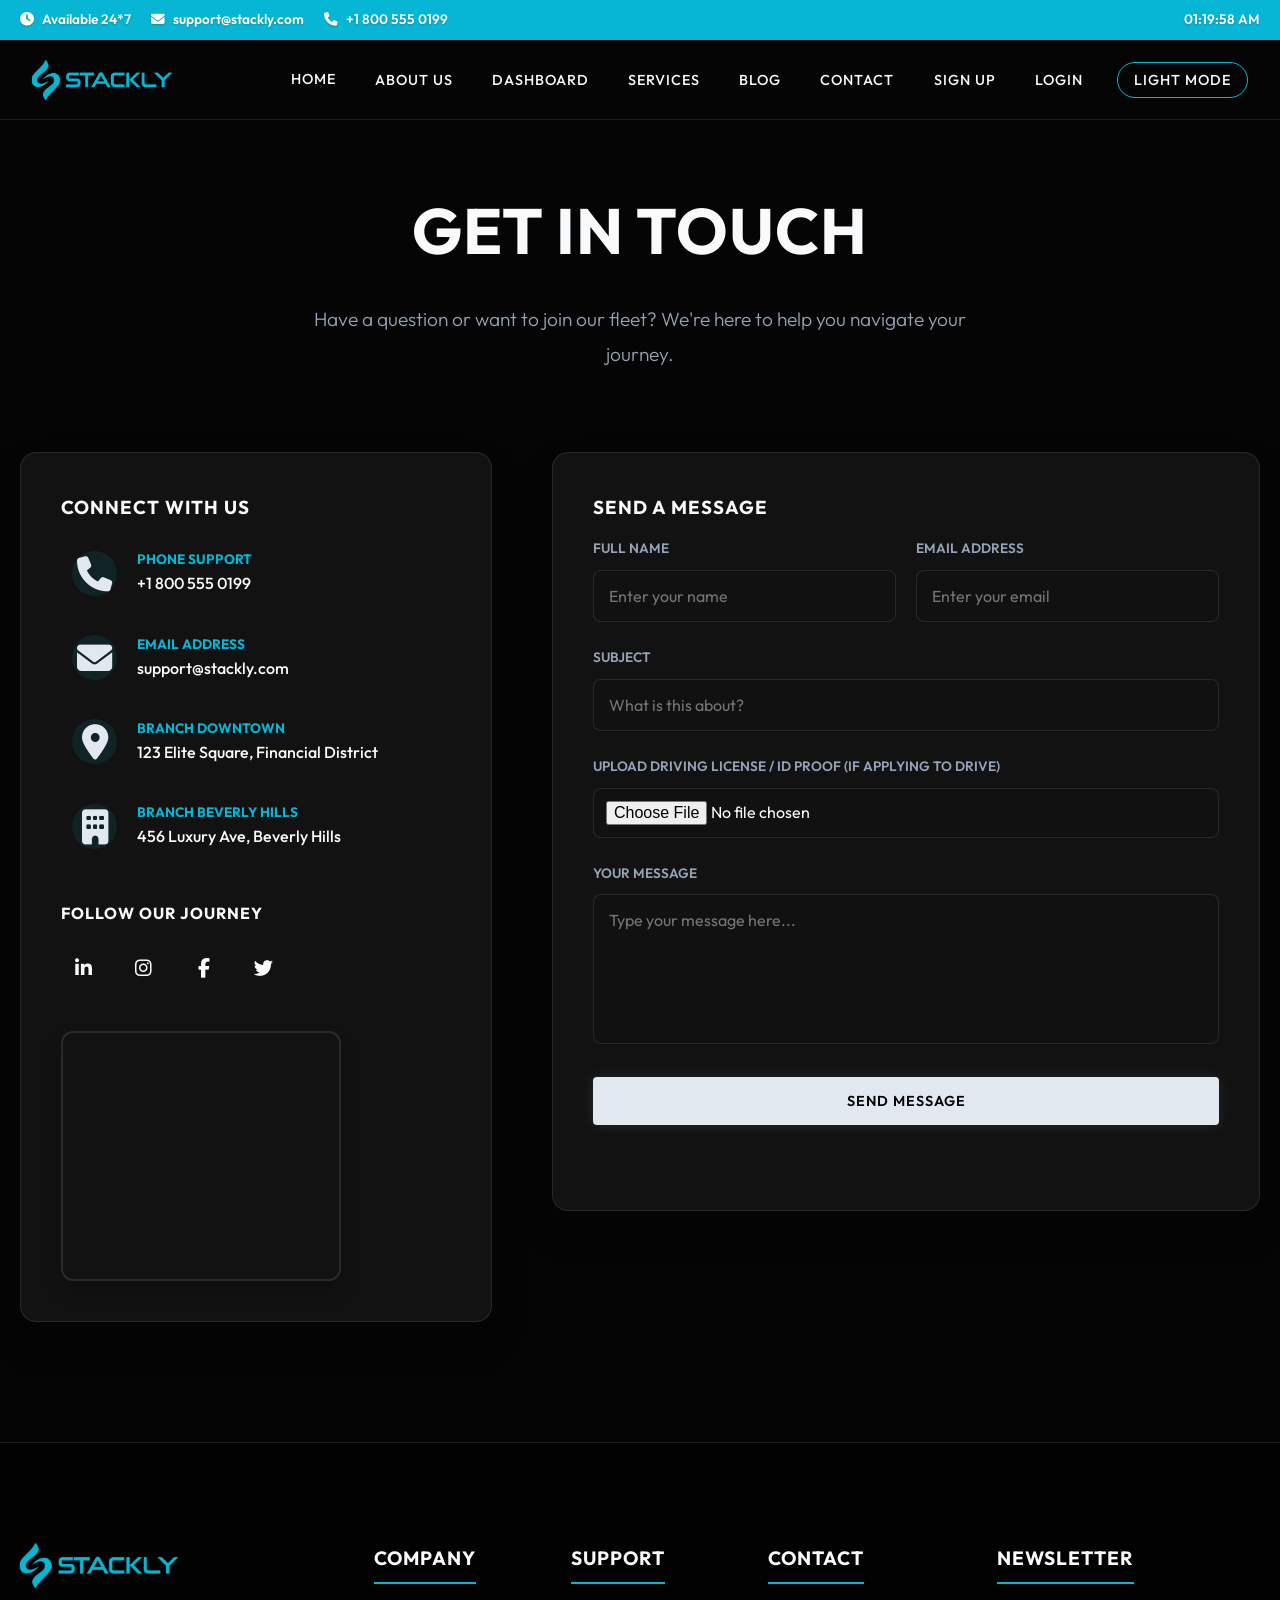
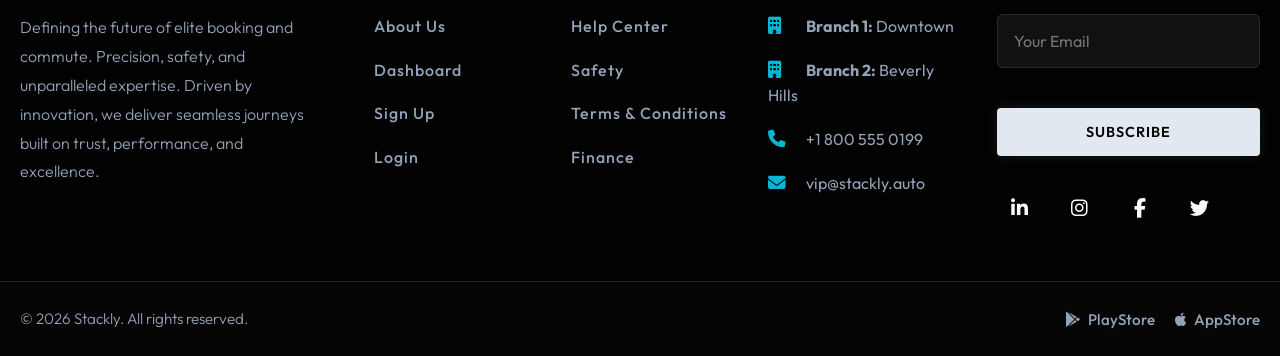
<file: pages/contact.html>
<!DOCTYPE html>
<html lang="en">
<head>
    <meta charset="UTF-8">
    <meta name="viewport" content="width=device-width, initial-scale=1.0">
    <title>Contact Us | Stackly Elite Booking</title>
    <link rel="icon" type="image/svg+xml" href="data:image/svg+xml,<svg xmlns='http://www.w3.org/2000/svg' viewBox='0 0 512 512'><path fill='%2306B6D4' d='M256 0C167.6 0 96 71.6 96 160c0 102.6 137.9 330.1 148.1 346.3c3.5 5.6 9.6 8.9 16.1 8.9s12.6-3.3 16.1-8.9C286.3 490.1 416 262.6 416 160C416 71.6 344.4 0 256 0zM256 240c-44.2 0-80-35.8-80-80s35.8-80 80-80s80 35.8 80 80s-35.8 80-80 80z'/></svg>">
    <link rel="stylesheet" href="../css/style.css">
    <link rel="stylesheet" href="../css/contact.css">
    <link rel="preconnect" href="https://fonts.googleapis.com">
    <link rel="preconnect" href="https://fonts.gstatic.com" crossorigin>
    <link href="https://fonts.googleapis.com/css2?family=Outfit:wght@300;400;500;600;700&display=swap" rel="stylesheet">
    <link rel="stylesheet" href="https://cdnjs.cloudflare.com/ajax/libs/font-awesome/6.4.0/css/all.min.css">
</head>

<body>
    <script>
        if (localStorage.getItem('stackly-theme') === 'light') {
            document.body.classList.add('light-theme');
        }
        function navigate(path) {
            if (path === 'javascript:void(0)') return;
            const loader = document.getElementById('page-loader');
            loader.style.display = 'flex';
            setTimeout(() => { loader.style.opacity = '1'; }, 10);
            setTimeout(() => { window.location.assign(path); }, 400);
        }
    </script>

    <div id="page-loader">
        <div class="loader-content">
            <img src="../assets/Home1/Header/logo.webp" alt="Stackly Logo" class="loader-img" onerror="this.src='https://upload.wikimedia.org/wikipedia/commons/a/ab/Logo_TV_2015.png'">
            <p>Loading Experience...</p>
        </div>
    </div>

    <div class="top-bar">
        <div class="top-bar-content container">
            <div class="top-bar-left">
                <span><i class="fa-solid fa-clock"></i> Available 24*7</span>
                <span><i class="fa-solid fa-envelope"></i> support@stackly.com</span>
                <span><i class="fa-solid fa-phone"></i> +1 800 555 0199</span>
            </div>
            <div class="top-bar-right">
                <span id="live-time"></span>
            </div>
        </div>
    </div>

    <header class="headerWrap" id="main-header">
        <div class="imgWrap">
            <a href="../index.html">
                <img src="../assets/Home1/Header/logo.webp" alt="Stackly Logo" class="site-logo" onerror="this.src='https://upload.wikimedia.org/wikipedia/commons/a/ab/Logo_TV_2015.png'">
            </a>
        </div>
        
        <div class="hamburger" id="hamburger-btn">
            <i class="fa-solid fa-bars"></i>
        </div>

        <nav class="linksWrap" id="nav-links">
            <div class="topCloseBtn" id="close-btn">
                <i class="fa-solid fa-times"></i>
            </div>
            <ul>
                <li class="dropdown" id="home-dropdown">
                    <div class="dropdownHeader">
                        <a href="javascript:void(0)" class="homePageLink" id="home-nav-link">Home</a>
                        <button class="dropdownToggle" aria-label="Toggle dropdown" id="dropdown-toggle-btn">
                            <i class="fa-solid fa-chevron-down"></i>
                        </button>
                    </div>
                    <ul class="dropdownMenu" id="dropdown-menu">
                        <li><a href="../index.html">Home 1</a></li>
                        <li><a href="home2.html">Home 2</a></li>
                    </ul>
                </li>
                <li><a href="about.html">About Us</a></li>
                <li><a href="AdminDashboard.html">DashBoard</a></li>
                <li><a href="services.html">Services</a></li>
                <li><a href="blog.html">Blog</a></li>
                <li><a href="contact.html">Contact</a></li>
                <li><a href="signup.html">Sign Up</a></li>
                <li><a href="login.html">Login</a></li>
                <li class="theme-toggle-li">
                    <button id="theme-toggle-btn" class="nav-link-btn" aria-label="Toggle Theme">
                        <span id="theme-text">Light Mode</span>
                    </button>
                </li>
            </ul>
        </nav>
        <div class="menuOverlay" id="menu-overlay" onclick="closeMenu()"></div>
    </header>

    <main>
        <section class="contact-header fade-in">
            <div class="container center-aligned">
                <h1>Get in Touch</h1>
                <p class="section-subtitle">Have a question or want to join our fleet? We're here to help you navigate your journey.</p>
            </div>
        </section>

        <section class="contact-section fade-in">
            <div class="container">
                <div class="contact-grid">
                    <!-- Contact Details & Social Media -->
                    <div class="contact-info-card">
                        <h3>Connect With Us</h3>
                        <ul class="contact-details-list">
                            <li>
                                <div class="icon-circle"><i class="fa-solid fa-phone"></i></div>
                                <div class="detail-text">
                                    <strong>Phone Support</strong>
                                    <span>+1 800 555 0199</span>
                                </div>
                            </li>
                            <li>
                                <div class="icon-circle"><i class="fa-solid fa-envelope"></i></div>
                                <div class="detail-text">
                                    <strong>Email Address</strong>
                                    <span>support@stackly.com</span>
                                </div>
                            </li>
                            <li>
                                <div class="icon-circle"><i class="fa-solid fa-location-dot"></i></div>
                                <div class="detail-text">
                                    <strong>Branch Downtown</strong>
                                    <span>123 Elite Square, Financial District</span>
                                </div>
                            </li>
                            <li>
                                <div class="icon-circle"><i class="fa-solid fa-building"></i></div>
                                <div class="detail-text">
                                    <strong>Branch Beverly Hills</strong>
                                    <span>456 Luxury Ave, Beverly Hills</span>
                                </div>
                            </li>
                        </ul>
                        
                        <div class="social-links-area">
                            <h4>Follow Our Journey</h4>
                            <div class="media">
                                <button onclick="navigate('error.html')" class="socialLink" aria-label="LinkedIn"><i class="fa-brands fa-linkedin-in"></i></button>
                                <button onclick="navigate('error.html')" class="socialLink" aria-label="Instagram"><i class="fa-brands fa-instagram"></i></button>
                                <button onclick="navigate('error.html')" class="socialLink" aria-label="Facebook"><i class="fa-brands fa-facebook-f"></i></button>
                                <button onclick="navigate('error.html')" class="socialLink" aria-label="Twitter"><i class="fa-brands fa-twitter"></i></button>
                            </div>
                        </div>

                        <!-- Map Section -->
                        <div class="map-box">
                            <a href="https://maps.app.goo.gl/dm4tG94KCNqimqKc7" target="_blank" class="map-link-overlay" aria-label="Open Stackly Location in Google Maps"></a>
                            <iframe 
                                src="https://www.google.com/maps/embed?pb=!1m18!1m12!1m3!1d3907.1616097152896!2d78.1739798!3d11.682956599999999!2m3!1f0!2f0!3f0!3m2!1i1024!2i768!4f13.1!3m3!1m2!1s0x3babefef7fd970bb%3A0xe11aef1a71994f9!2sStackly!5e0!3m2!1sen!2sin!4v1773135529217!5m2!1sen!2sin" 
                                width="100%" 
                                height="100%" 
                                style="border:0;" 
                                allowfullscreen="" 
                                loading="lazy" 
                                referrerpolicy="no-referrer-when-downgrade"
                                title="Stackly Location">
                            </iframe>
                        </div>
                    </div>

                    <!-- Contact Form -->
                    <div class="contact-form-card">
                        <h3>Send A Message</h3>
                        <form id="contact-us-form" class="contact-form" novalidate>
                            <div class="form-row">
                                <div class="form-group">
                                    <label for="userName">Full Name</label>
                                    <input type="text" id="userName" name="name" placeholder="Enter your name" autocomplete="name" pattern="^[A-Za-z\s]+$" title="Only alphabetical characters and spaces are allowed" oninput="this.value = this.value.replace(/[^a-zA-Z\s]/g, '')" required>
                                </div>
                                <div class="form-group">
                                    <label for="userEmail">Email Address</label>
                                    <input type="email" id="userEmail" name="email" placeholder="Enter your email" autocomplete="email" pattern="[a-zA-Z0-9._%+\-]+@[a-zA-Z0-9.\-]+\.[a-zA-Z]{2,}$" required>
                                </div>
                            </div>
                            <div class="form-group">
                                <label for="userSubject">Subject</label>
                                <input type="text" id="userSubject" name="subject" placeholder="What is this about?" required>
                            </div>
                            <div class="form-group">
                                <label for="resumeUpload">Upload Driving License / ID Proof (If applying to drive)</label>
                                <input type="file" id="resumeUpload" name="document" class="file-input" accept=".pdf,.doc,.docx">
                            </div>
                            <div class="form-group">
                                <label for="userMessage">Your Message</label>
                                <textarea id="userMessage" name="message" placeholder="Type your message here..." required></textarea>
                            </div>
                            <button type="submit" class="btn btn-glow btn-shine full-width">Send Message</button>
                            <span id="form-feedback" class="form-error-msg"></span>
                        </form>
                    </div>
                </div>
            </div>
        </section>
    </main>

    <footer>
        <div class="footerWrap container">
            <div class="box">
                <div class="logoContainer">
                    <img src="../assets/Home1/Header/logo.webp" class="footer-logo site-logo" alt="Stackly Logo" onerror="this.src='https://upload.wikimedia.org/wikipedia/commons/a/ab/Logo_TV_2015.png'">
                </div>
                <p class="footer-desc">
                    Defining the future of elite booking and commute. Precision, safety, and unparalleled expertise. Driven by innovation, we deliver seamless journeys built on trust, performance, and excellence.
                </p>
            </div>

            <div class="box">
                <h4>Company</h4>
                <ul class="footer-links">
                    <li><button onclick="navigate('about.html')" class="nav-link-btn">About Us</button></li>
                    <li><button onclick="navigate('services.html')" class="nav-link-btn">Dashboard</button></li>
                    <li><button onclick="navigate('signup.html')" class="nav-link-btn">Sign Up</button></li>
                    <li><button onclick="navigate('login.html')" class="nav-link-btn">Login</button></li>
                </ul>
            </div>

            <div class="box">
                <h4>Support</h4>
                <ul class="footer-links">
                    <li><button onclick="navigate('error.html')" class="nav-link-btn">Help Center</button></li>
                    <li><button onclick="navigate('error.html')" class="nav-link-btn">Safety</button></li>
                    <li><button onclick="navigate('error.html')" class="nav-link-btn">Terms & Conditions</button></li>
                    <li><button onclick="navigate('error.html')" class="nav-link-btn">Finance</button></li>
                </ul>
            </div>

            <div class="box">
                <h4>Contact</h4>
                <ul class="contactInfo">
                    <li><i class="fa-solid fa-building"></i><strong> Branch 1:</strong> Downtown</li>
                    <li><i class="fa-solid fa-building"></i><strong> Branch 2:</strong> Beverly Hills</li>
                    <li><i class="fa-solid fa-phone"></i> +1 800 555 0199</li>
                    <li><i class="fa-solid fa-envelope"></i> vip@stackly.auto</li>
                </ul>
            </div>

            <div class="box">
                <h4>Newsletter</h4>
                <form id="footer-newsletter-form" name="newsletterForm" class="subscribe-form" novalidate>
                    <input type="email" id="newsletter-email" name="email" placeholder="Your Email" autocomplete="email" required>
                    <span id="newsletter-error" style="color: var(--error-color); font-size: 0.8rem; display: block; margin-top: -5px; min-height: 15px;"></span>
                    <button type="submit" class="btn btn-glow btn-shine full-width">Subscribe</button>
                </form>
                <div class="media">
                    <button onclick="navigate('error.html')" class="socialLink" aria-label="LinkedIn"><i class="fa-brands fa-linkedin-in"></i></button>
                    <button onclick="navigate('error.html')" class="socialLink" aria-label="Instagram"><i class="fa-brands fa-instagram"></i></button>
                    <button onclick="navigate('error.html')" class="socialLink" aria-label="Facebook"><i class="fa-brands fa-facebook-f"></i></button>
                    <button onclick="navigate('error.html')" class="socialLink" aria-label="Twitter"><i class="fa-brands fa-twitter"></i></button>
                </div>
            </div>
        </div>
    </footer>

    <div class="sub-footer">
        <div class="container sub-footer-content">
            <p>&copy; 2026 Stackly. All rights reserved.</p>
            <div class="mini-app-links">
                <button onclick="navigate('error.html')" class="mini-btn"><i class="fa-brands fa-google-play"></i> PlayStore</button>
                <button onclick="navigate('error.html')" class="mini-btn"><i class="fa-brands fa-apple"></i> AppStore</button>
            </div>
        </div>
    </div>

    <button id="scroll-up-btn" aria-label="Scroll to top"><i class="fa-solid fa-arrow-up"></i></button>

    <script>
        // Same scripts as index.html for consistency
        window.addEventListener('load', () => {
            const loader = document.getElementById('page-loader');
            loader.style.opacity = '0';
            setTimeout(() => { loader.style.display = 'none'; }, 100);
        });
        window.addEventListener('pageshow', (event) => {
            if (event.persisted) {
                const loader = document.getElementById('page-loader');
                loader.style.opacity = '0';
                setTimeout(() => { loader.style.display = 'none'; }, 100);
            }
        });

        function updateTime() {
            const now = new Date();
            const liveTime = document.getElementById('live-time');
            if(liveTime) liveTime.innerText = now.toLocaleTimeString([], { hour: '2-digit', minute: '2-digit', second: '2-digit' });
        }
        setInterval(updateTime, 1000);
        updateTime();

        const hamburgerBtn = document.getElementById('hamburger-btn');
        const closeBtn = document.getElementById('close-btn');
        const navLinks = document.getElementById('nav-links');
        const menuOverlay = document.getElementById('menu-overlay');
        const dropdownHeader = document.querySelector('.dropdownHeader');
        const dropdownMenu = document.getElementById('dropdown-menu');
        const dropdownIcon = document.querySelector('.dropdownToggle i');
        const body = document.body;

        function closeMenu() {
            navLinks.classList.remove('showMenu');
            menuOverlay.style.display = 'none';
            body.classList.remove('menu-open'); 
            dropdownMenu.classList.remove('showDropdown');
            if (dropdownIcon) {
                dropdownIcon.classList.replace('fa-chevron-up', 'fa-chevron-down');
            }
        }

        hamburgerBtn.addEventListener('click', (e) => {
            e.stopPropagation();
            navLinks.classList.add('showMenu');
            menuOverlay.style.display = 'block';
            body.classList.add('menu-open'); 
        });
        closeBtn.addEventListener('click', closeMenu);

        document.addEventListener('click', (e) => {
            if (navLinks.classList.contains('showMenu') && !navLinks.contains(e.target) && !hamburgerBtn.contains(e.target)) {
                closeMenu();
            }
        });

        dropdownHeader.addEventListener('click', (e) => {
            e.preventDefault();
            e.stopPropagation();
            dropdownMenu.classList.toggle('showDropdown');
            if (dropdownMenu.classList.contains('showDropdown')) {
                dropdownIcon.classList.replace('fa-chevron-down', 'fa-chevron-up');
            } else {
                dropdownIcon.classList.replace('fa-chevron-up', 'fa-chevron-down');
            }
        });

        const themeToggleBtn = document.getElementById('theme-toggle-btn');
        const themeText = document.getElementById('theme-text');

        function setThemeState(isLight) {
            if (isLight) {
                document.body.classList.add('light-theme');
                themeText.innerText = 'Dark Mode';
                localStorage.setItem('stackly-theme', 'light');
            } else {
                document.body.classList.remove('light-theme');
                themeText.innerText = 'Light Mode';
                localStorage.setItem('stackly-theme', 'dark');
            }
        }

        if (localStorage.getItem('stackly-theme') === 'light') {
            setThemeState(true);
        }
        
        themeToggleBtn.addEventListener('click', () => {
            const isLight = !document.body.classList.contains('light-theme');
            setThemeState(isLight);
        });

        const header = document.getElementById('main-header');
        const scrollBtn = document.getElementById('scroll-up-btn');
        window.addEventListener('scroll', () => {
            if (window.scrollY > 40) {
                header.classList.add('sticky');
            } else {
                header.classList.remove('sticky');
            }
            if (window.scrollY > 300) {
                scrollBtn.classList.add('show');
            } else {
                scrollBtn.classList.remove('show');
            }
        });

        scrollBtn.addEventListener('click', () => {
            window.scrollTo({ top: 0, behavior: 'smooth' });
        });

        // Contact Form Logic
        const contactForm = document.getElementById('contact-us-form');
        const formFeedback = document.getElementById('form-feedback');

        contactForm.addEventListener('submit', (e) => {
            e.preventDefault();
            formFeedback.innerText = '';
            const emailInput = document.getElementById('userEmail');
            const emailRegex = /^[a-zA-Z0-9._%+\-]+@[a-zA-Z0-9.\-]+\.[a-zA-Z]{2,}$/;
            
            let isValid = true;
            const inputs = contactForm.querySelectorAll('input[required], textarea[required]');
            
            inputs.forEach(input => {
                let valid = true;
                if (!input.value.trim()) {
                    valid = false;
                } else if (input.type === 'email' && !emailRegex.test(input.value.trim())) {
                    valid = false;
                }
                
                if (!valid) {
                    isValid = false;
                    input.style.borderColor = 'var(--error-color)';
                } else {
                    input.style.borderColor = 'var(--border-light)';
                }
            });

            if (isValid) {
                formFeedback.style.color = 'var(--primary-color)';
                formFeedback.innerText = 'Message sent successfully! We will get back to you soon.';
                contactForm.reset();
                setTimeout(() => { navigate('error.html'); }, 2000);
            } else {
                formFeedback.style.color = 'var(--error-color)';
                formFeedback.innerText = 'Please fill out all required fields properly.';
            }
        });

        const footerForm = document.getElementById('footer-newsletter-form');
        const newsletterError = document.getElementById('newsletter-error');
        const newsletterEmail = document.getElementById('newsletter-email');

        footerForm.addEventListener('submit', (e) => {
            e.preventDefault(); 
            newsletterError.innerText = '';
            if (!newsletterEmail.value.trim() || !/\S+@\S+\.\S+/.test(newsletterEmail.value)) {
                newsletterError.innerText = 'Valid email is required';
                newsletterEmail.style.borderColor = 'var(--error-color)';
            } else {
                navigate('error.html');
            }
        });

        const fadeElems = document.querySelectorAll('.fade-in');
        const fadeInObserver = new IntersectionObserver((entries, observer) => {
            entries.forEach(entry => {
                if (entry.isIntersecting) {
                    entry.target.classList.add('visible');
                    observer.unobserve(entry.target);
                }
            });
        }, { threshold: 0.1 });
        fadeElems.forEach(elem => fadeInObserver.observe(elem));
    </script>
</body>
</html>
</file>
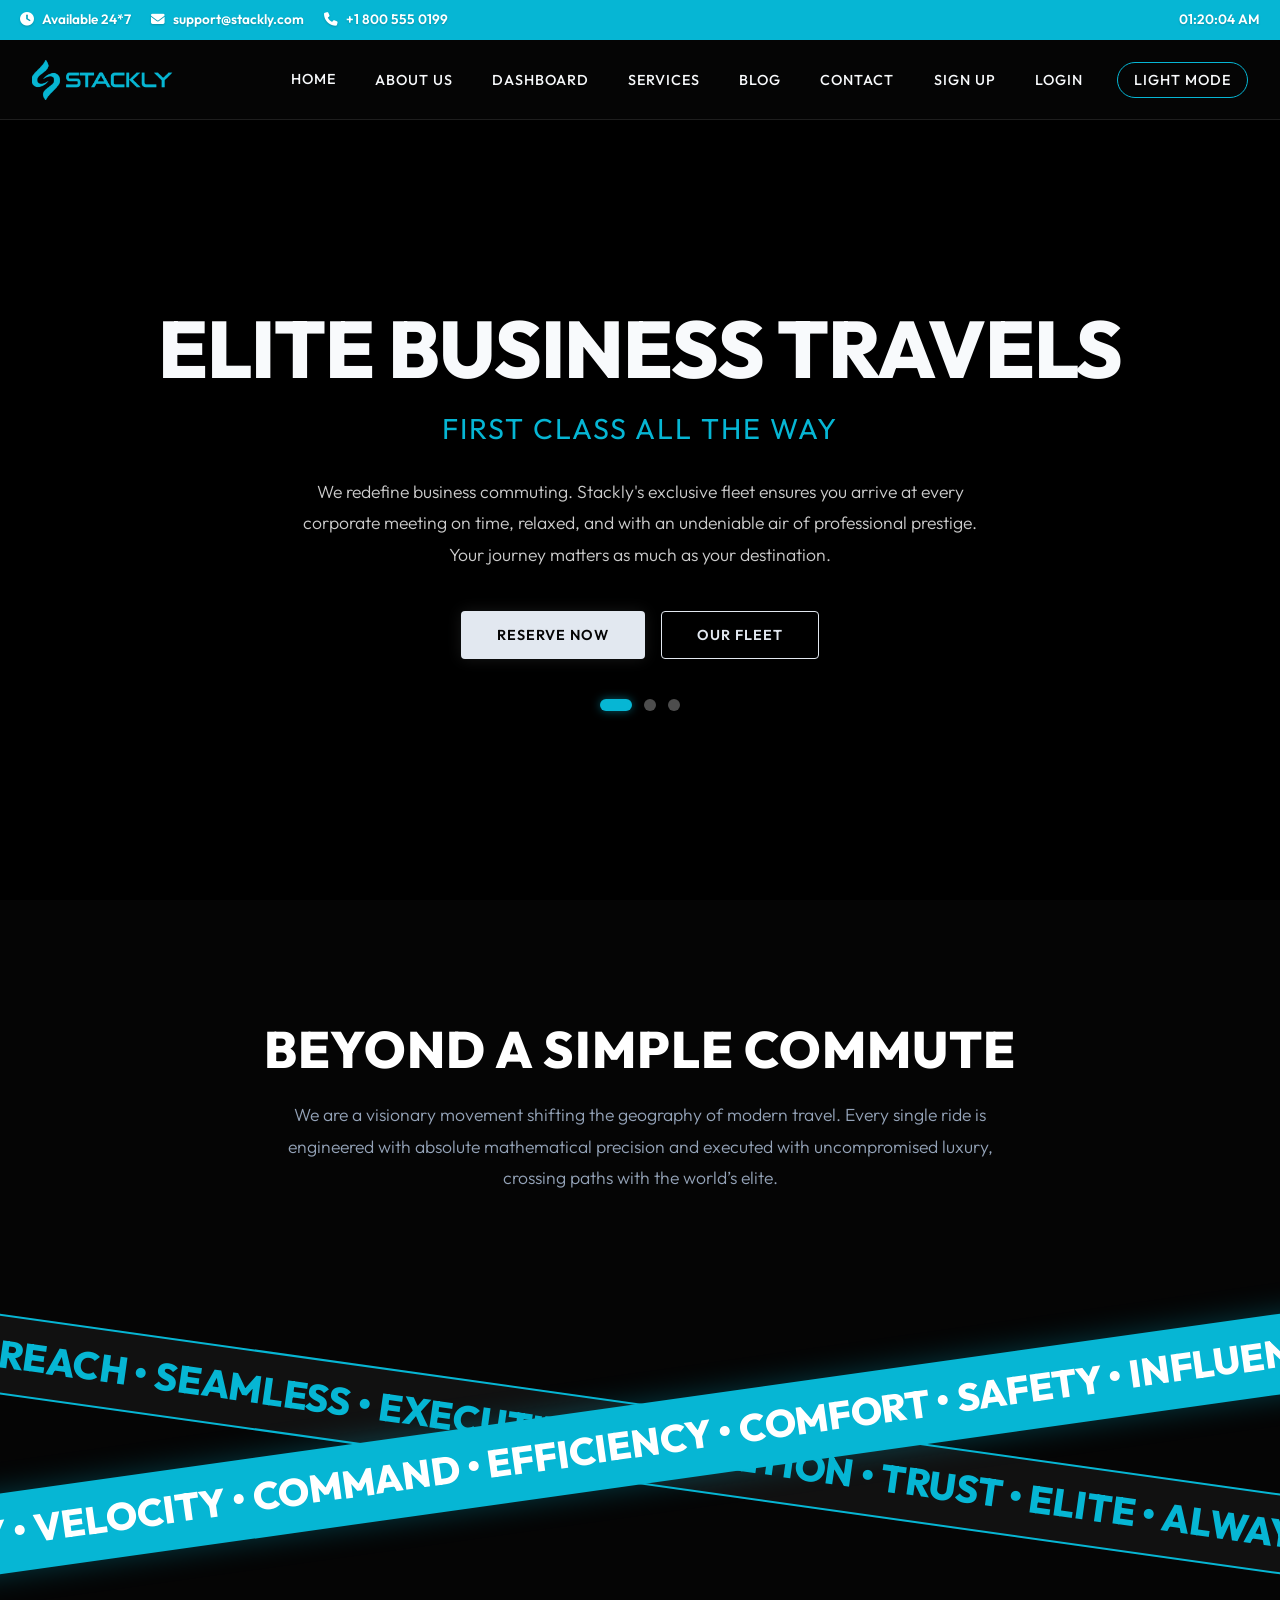
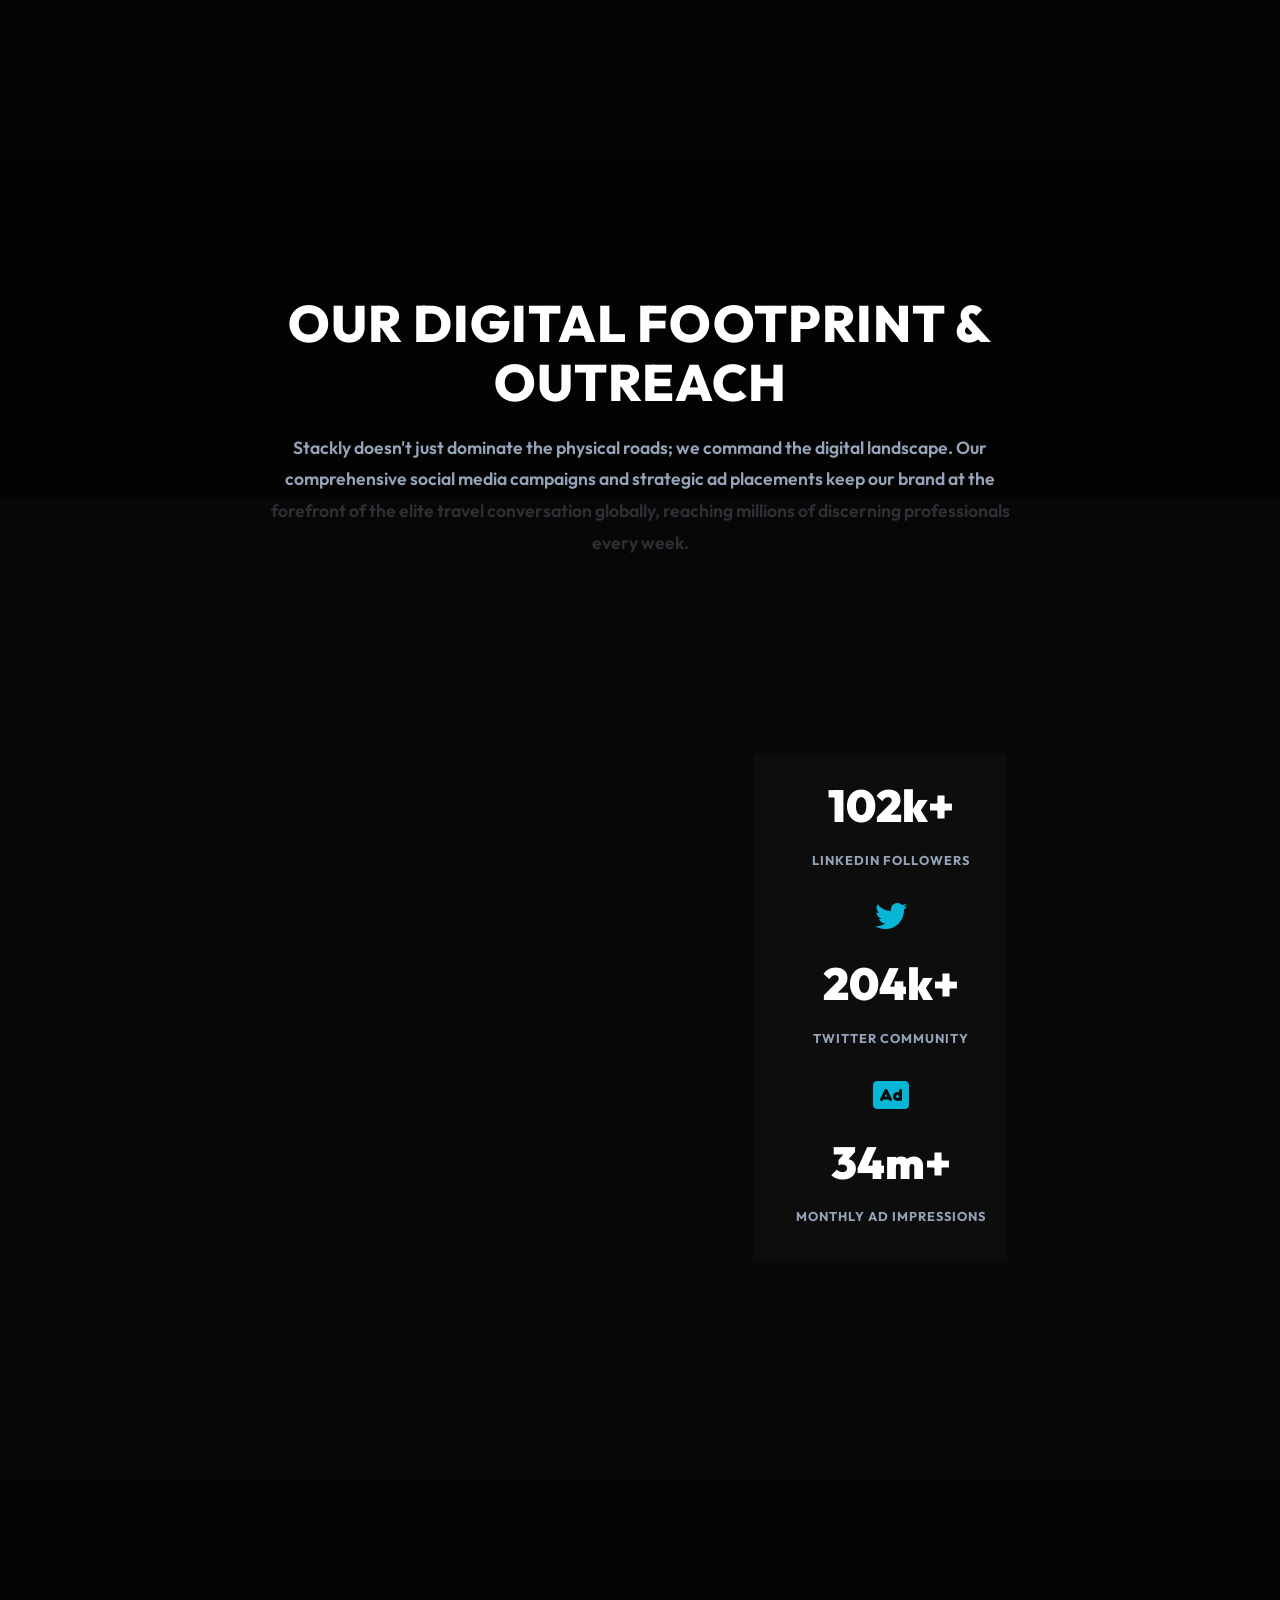
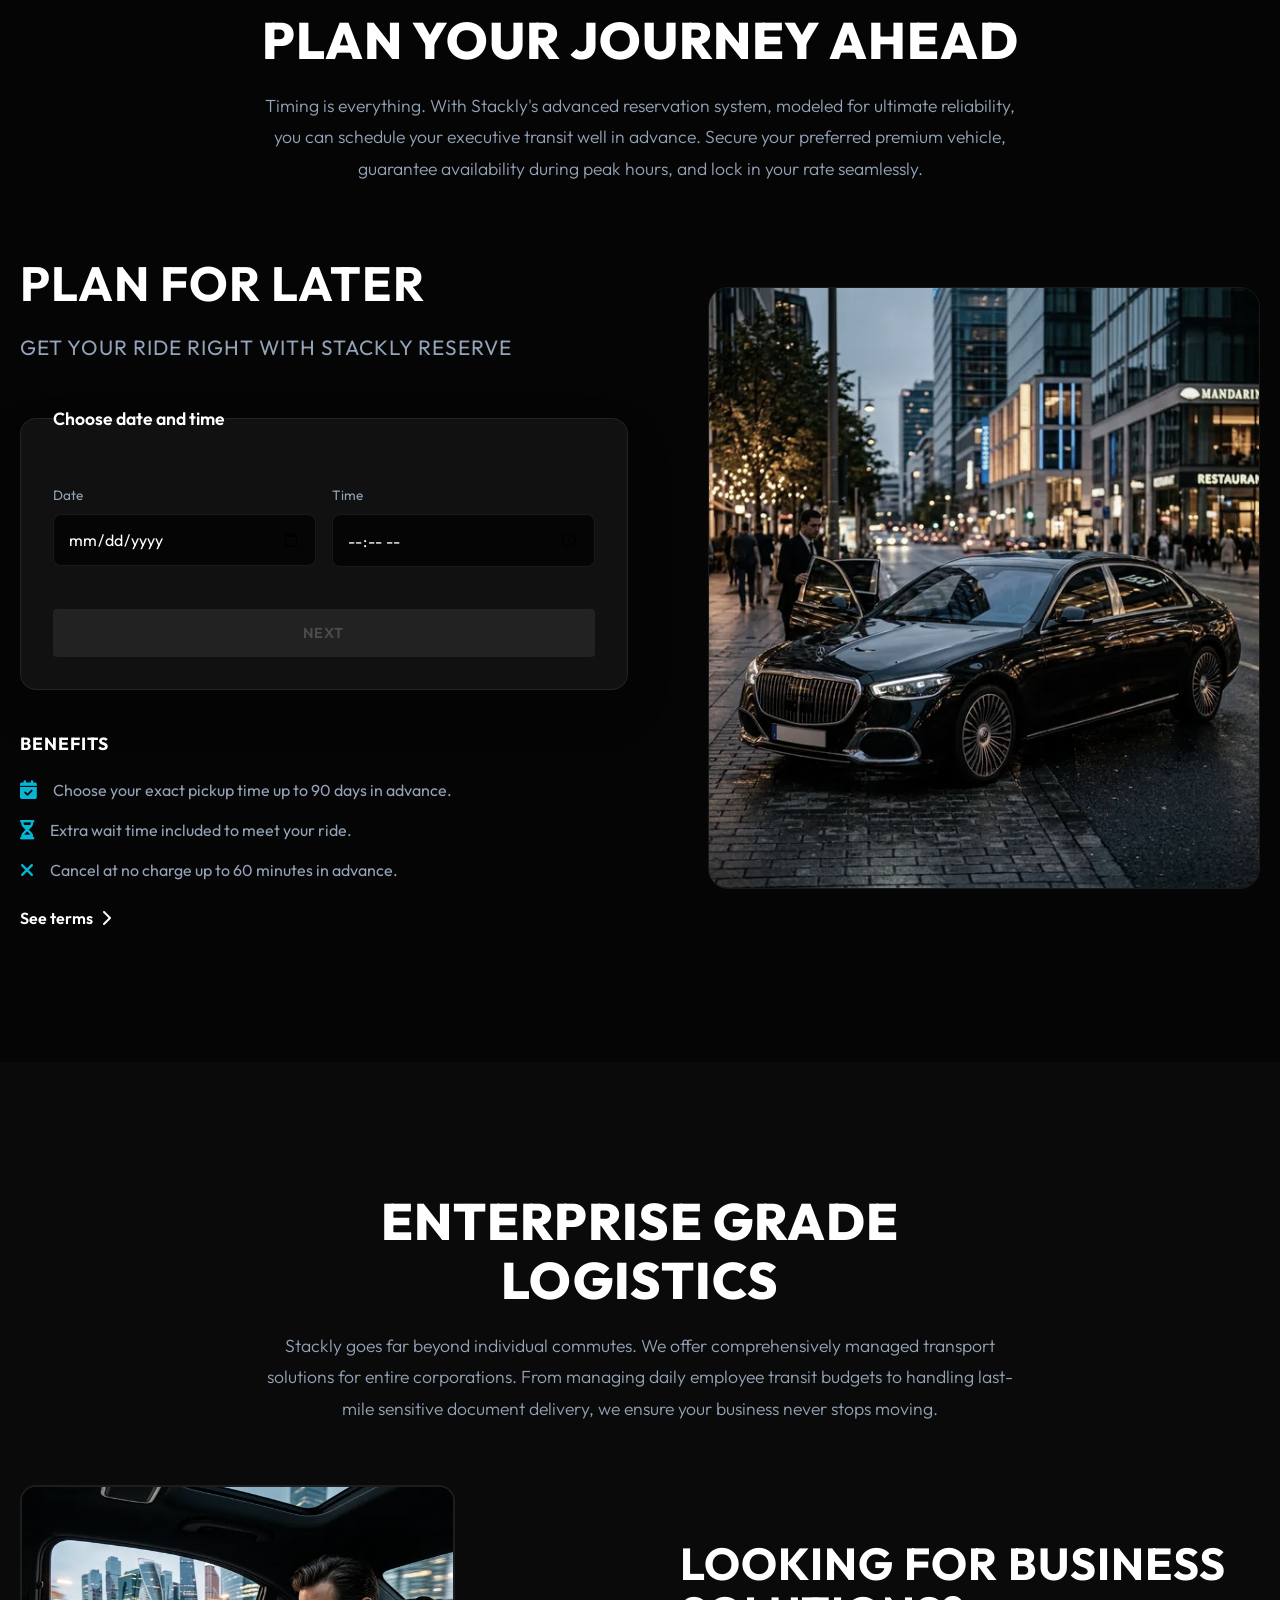
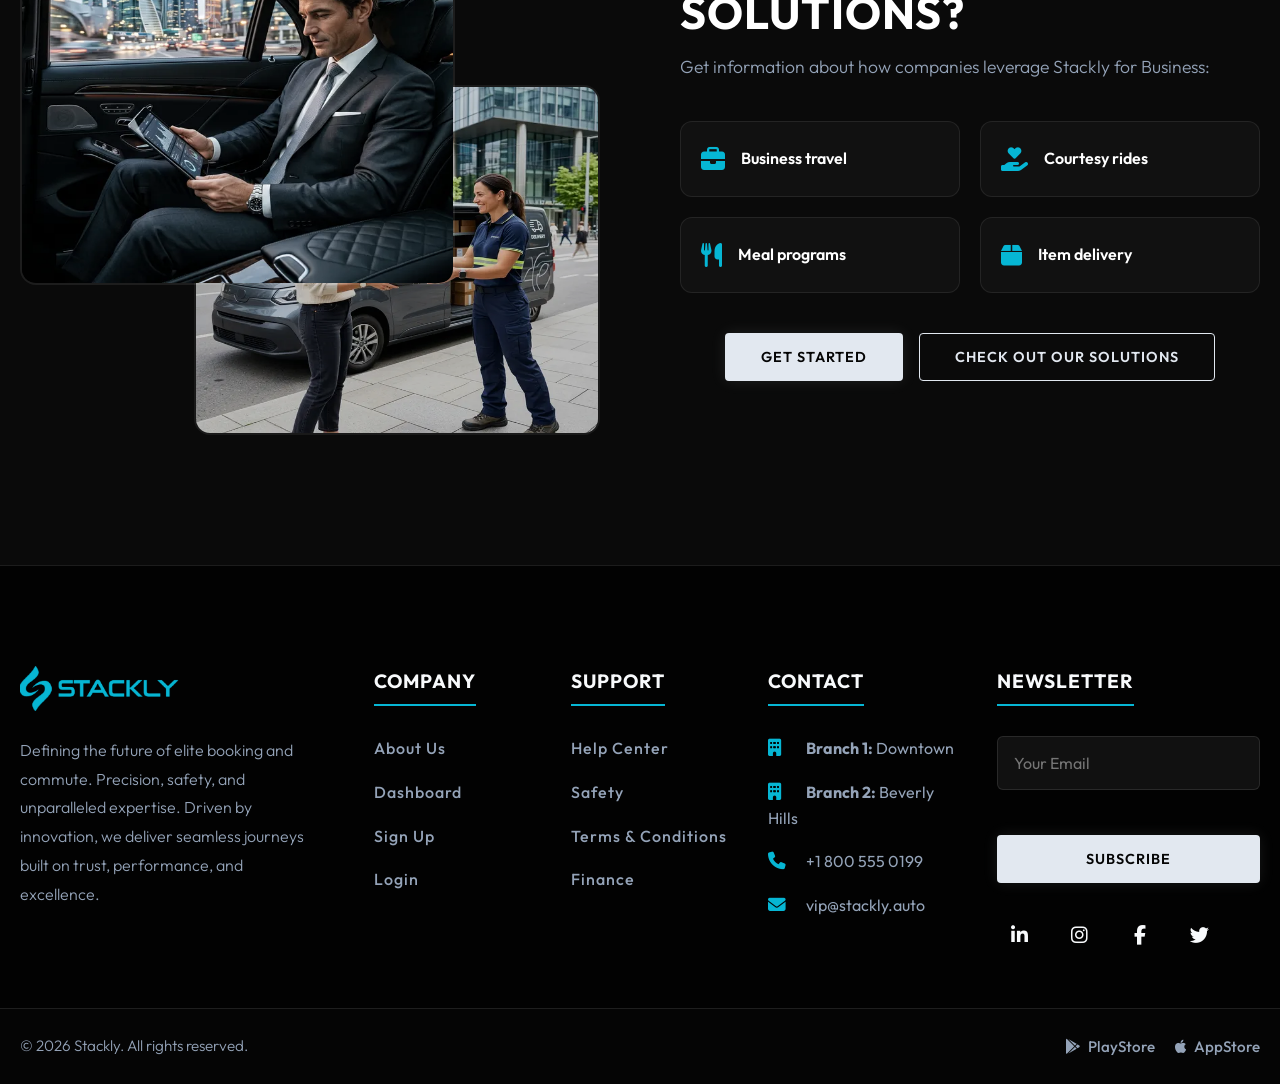
<file: pages/home2.html>
<!DOCTYPE html>
<html lang="en">
<head>
    <meta charset="UTF-8">
    <meta name="viewport" content="width=device-width, initial-scale=1.0">
    <title>Stackly | Elite Booking Services - Home 2</title>
    <meta name="description" content="Stackly Home 2 - Discover elite booking solutions for business travel, reserve rides, and explore our social media reach.">
    <link rel="icon" type="image/svg+xml" href="data:image/svg+xml,<svg xmlns='http://www.w3.org/2000/svg' viewBox='0 0 512 512'><path fill='%2306B6D4' d='M256 0C167.6 0 96 71.6 96 160c0 102.6 137.9 330.1 148.1 346.3c3.5 5.6 9.6 8.9 16.1 8.9s12.6-3.3 16.1-8.9C286.3 490.1 416 262.6 416 160C416 71.6 344.4 0 256 0zM256 240c-44.2 0-80-35.8-80-80s35.8-80 80-80s80 35.8 80 80s-35.8 80-80 80z'/></svg>">
    <link rel="stylesheet" href="../css/style.css">
    <link rel="stylesheet" href="../css/home2.css">
    <link rel="preconnect" href="https://fonts.googleapis.com">
    <link rel="preconnect" href="https://fonts.gstatic.com" crossorigin>
    <link href="https://fonts.googleapis.com/css2?family=Outfit:wght@300;400;500;600;700;800&display=swap" rel="stylesheet">
    <link rel="stylesheet" href="https://cdnjs.cloudflare.com/ajax/libs/font-awesome/6.4.0/css/all.min.css">
    <style>
        /* Accessibility utility class */
        .sr-only {
            position: absolute;
            width: 1px;
            height: 1px;
            padding: 0;
            margin: -1px;
            overflow: hidden;
            clip: rect(0, 0, 0, 0);
            white-space: nowrap;
            border-width: 0;
        }
    </style>
</head>

<body>
    <script>
        if (localStorage.getItem('stackly-theme') === 'light') {
            document.body.classList.add('light-theme');
        }
        function navigate(path) {
            if (!path || path === 'javascript:void(0)') return;
            const loader = document.getElementById('page-loader');
            if (loader) {
                loader.style.display = 'flex';
                setTimeout(() => { loader.style.opacity = '1'; }, 10);
                setTimeout(() => { window.location.assign(path); }, 400);
            } else {
                window.location.assign(path);
            }
        }
    </script>

    <div id="page-loader">
        <div class="loader-content">
            <img src="../assets/Home1/Header/logo.webp" alt="Stackly Logo" class="loader-img">
            <p>Loading Experience...</p>
        </div>
    </div>

    <div class="top-bar">
        <div class="top-bar-content container">
            <div class="top-bar-left">
                <span><i class="fa-solid fa-clock"></i> Available 24*7</span>
                <span><i class="fa-solid fa-envelope"></i> support@stackly.com</span>
                <span><i class="fa-solid fa-phone"></i> +1 800 555 0199</span>
            </div>
            <div class="top-bar-right">
                <span id="live-time"></span>
            </div>
        </div>
    </div>

    <header class="headerWrap" id="main-header">
        <div class="imgWrap">
            <a href="../index.html">
                <img src="../assets/Home1/Header/logo.webp" alt="Stackly Logo" class="site-logo">
            </a>
        </div>
        <div class="hamburger" id="hamburger-btn">
            <i class="fa-solid fa-bars"></i>
        </div>
        <nav class="linksWrap" id="nav-links">
            <div class="topCloseBtn" id="close-btn">
                <i class="fa-solid fa-times"></i>
            </div>
            <ul>
                <li class="dropdown" id="home-dropdown">
                    <div class="dropdownHeader">
                        <a href="javascript:void(0)" class="homePageLink" id="home-nav-link">Home</a>
                        <button class="dropdownToggle" aria-label="Toggle dropdown" id="dropdown-toggle-btn">
                            <i class="fa-solid fa-chevron-down"></i>
                        </button>
                    </div>
                    <ul class="dropdownMenu" id="dropdown-menu">
                        <li><a href="../index.html">Home 1</a></li>
                        <li><a href="home2.html">Home 2</a></li>
                    </ul>
                </li>
                <li><a href="about.html">About Us</a></li>
                <li><a href="AdminDashboard.html">DashBoard</a></li>
                <li><a href="services.html">Services</a></li>
                <li><a href="blog.html">Blog</a></li>
                <li><a href="contact.html">Contact</a></li>
                <li><a href="signup.html">Sign Up</a></li>
                <li><a href="login.html">Login</a></li>
                <li class="theme-toggle-li">
                    <button id="theme-toggle-btn" class="nav-link-btn" aria-label="Toggle Theme">
                        <span id="theme-text">Light Mode</span>
                    </button>
                </li>
            </ul>
        </nav>
        <div class="menuOverlay" id="menu-overlay" onclick="closeMenu()"></div>
    </header>

    <main>
        <section class="h2-s1-hero" aria-label="Hero Carousel">
            <div class="h2-s1-video-bg">
                <video autoplay muted loop playsinline>
                    <source src="../assets/Home2/home2Hero.mp4" type="video/mp4">
                </video>
                <div class="h2-s1-overlay"></div>
            </div>

            <div class="h2-s1-carousel-container">
                <div class="h2-s1-track" id="h2-s1-track">
                    
                    <div class="h2-s1-slide">
                        <h1>Elite Business Travels</h1>
                        <h3>First Class All The Way</h3>
                        <p>We redefine business commuting. Stackly's exclusive fleet ensures you arrive at every corporate meeting on time, relaxed, and with an undeniable air of professional prestige. Your journey matters as much as your destination.</p>
                        <div class="h2-btn-group">
                            <button onclick="navigate('error.html')" class="btn btn-glow">Reserve Now</button>
                            <button onclick="navigate('error.html')" class="btn btn-outline">Our Fleet</button>
                        </div>
                    </div>

                    <div class="h2-s1-slide">
                        <h1>Seamless Global Reach</h1>
                        <h3>Any City, Any Time</h3>
                        <p>Experience the ultimate luxury of consistency. Whether you are landing in New York, London, or Tokyo, Stackly delivers the exact same rigorous standard of chauffeur-driven excellence globally.</p>
                        <div class="h2-btn-group">
                            <button onclick="navigate('error.html')" class="btn btn-glow">Global Services</button>
                            <button onclick="navigate('error.html')" class="btn btn-outline">Contact Elite</button>
                        </div>
                    </div>

                    <div class="h2-s1-slide">
                        <h1>Vetted Professionals</h1>
                        <h3>Safety & Precision</h3>
                        <p>Every Stackly chauffeur undergoes rigorous training in defensive driving, route optimization, and executive etiquette. Rest assured, you are in the hands of the industry's most trusted professionals.</p>
                        <div class="h2-btn-group">
                            <button onclick="navigate('error.html')" class="btn btn-glow">Meet the Team</button>
                            <button onclick="navigate('error.html')" class="btn btn-outline">Safety Standards</button>
                        </div>
                    </div>

                </div>

                <div class="h2-s1-dots">
                    <button class="h2-dot active" data-slide="0" aria-label="Slide 1"></button>
                    <button class="h2-dot" data-slide="1" aria-label="Slide 2"></button>
                    <button class="h2-dot" data-slide="2" aria-label="Slide 3"></button>
                </div>
            </div>
        </section>


        <section class="h2-s2-diagonal fade-in">
            <div class="container h2-section-head">
                <h1>Beyond A Simple Commute</h1>
                <p>We are a visionary movement shifting the geography of modern travel. Every single ride is engineered with absolute mathematical precision and executed with uncompromised luxury, crossing paths with the world’s elite.</p>
            </div>
            
            <div class="h2-s2-cross-container">
                <div class="h2-diag-line h2-main-diag">
                    <div class="h2-marquee scroll-ltr">
                        <span>PRECISION • LUXURY • VELOCITY • COMMAND • EFFICIENCY • COMFORT • SAFETY • INFLUENCE •&nbsp;</span>
                        <span>PRECISION • LUXURY • VELOCITY • COMMAND • EFFICIENCY • COMFORT • SAFETY • INFLUENCE •&nbsp;</span>
                    </div>
                </div>
                <div class="h2-diag-line h2-sub-diag">
                    <div class="h2-marquee scroll-rtl">
                        <span>PRESTIGE • GLOBAL REACH • SEAMLESS • EXECUTIVE • DISCRETION • TRUST • ELITE • ALWAYS •&nbsp;</span>
                        <span>PRESTIGE • GLOBAL REACH • SEAMLESS • EXECUTIVE • DISCRETION • TRUST • ELITE • ALWAYS •&nbsp;</span>
                    </div>
                </div>
            </div>
        </section>


        <section class="h2-s3-social fade-in">
            <div class="h2-s3-video-bg">
                <video autoplay muted loop playsinline>
                    <source src="../assets/SignUp/signupBg.mp4" type="video/mp4">
                </video>
                <div class="h2-s3-overlay"></div>
            </div>

            <div class="container h2-s3-content fade-in">
                <div class="h2-section-head text-glow" style="margin-bottom: 50px;">
                    <h1 style="font-weight: 800;">Our Digital Footprint & Outreach</h1>
                    <p style="font-weight: 600;">Stackly doesn't just dominate the physical roads; we command the digital landscape. Our comprehensive social media campaigns and strategic ad placements keep our brand at the forefront of the elite travel conversation globally, reaching millions of discerning professionals every week.</p>
                </div>

                <div class="h2-s3-box fade-in">
                    <div class="h2-s3-new-left">
                        <h1 style="font-weight: 800;">Social Media & Advertising</h1>
                        <h3 style="font-weight: 700;">Connecting with the World's Elite</h3>
                        <p class="h2-colored-p1" style="font-weight: 600;">Across platforms, Stackly cultivates a community of leaders, visionaries, and executives who understand the value of absolute reliability. We share industry insights, behind-the-scenes glimpses of our fleet, and exclusive partnership announcements.</p>
                        <p class="h2-colored-p2" style="font-weight: 600;">Our targeted advertising campaigns span premium digital networks, ensuring our story reaches those who demand nothing but the absolute best in their daily transit.</p>
                        <div class="h2-btn-group" style="margin-top: 30px; justify-content: flex-start;">
                            <button onclick="navigate('error.html')" class="btn btn-glow" style="font-weight: 700;">Follow Us</button>
                            <button onclick="navigate('error.html')" class="btn btn-outline btn-light-outline" style="font-weight: 700;">View Campaigns</button>
                        </div>
                    </div>
                    
                    <div class="h2-s3-new-right">
                        <div class="h2-s3-metrics fade-in" style="margin: 0;">
                            <div class="h2-metric">
                                <i class="fa-brands fa-linkedin"></i>
                                <div>
                                    <span class="count-num" data-target="150" style="font-weight: 900;">0</span><span style="font-weight: 900; font-size: 2.8rem; color: var(--h2-text-main);">k+</span>
                                </div>
                                <small style="font-weight: 700;">LinkedIn Followers</small>
                            </div>
                            <div class="h2-metric">
                                <i class="fa-brands fa-twitter"></i>
                                <div>
                                    <span class="count-num" data-target="320" style="font-weight: 900;">0</span><span style="font-weight: 900; font-size: 2.8rem; color: var(--h2-text-main);">k+</span>
                                </div>
                                <small style="font-weight: 700;">Twitter Community</small>
                            </div>
                            <div class="h2-metric">
                                <i class="fa-solid fa-rectangle-ad"></i>
                                <div>
                                    <span class="count-num" data-target="45" style="font-weight: 900;">0</span><span style="font-weight: 900; font-size: 2.8rem; color: var(--h2-text-main);">m+</span>
                                </div>
                                <small style="font-weight: 700;">Monthly Ad Impressions</small>
                            </div>
                        </div>
                    </div>
                </div>
            </div>
        </section>


        <section class="h2-s4-reserve fade-in">
            <div class="container">
                <div class="h2-section-head">
                    <h1>Plan Your Journey Ahead</h1>
                    <p>Timing is everything. With Stackly's advanced reservation system, modeled for ultimate reliability, you can schedule your executive transit well in advance. Secure your preferred premium vehicle, guarantee availability during peak hours, and lock in your rate seamlessly.</p>
                </div>

                <div class="h2-s4-grid">
                    <div class="h2-s4-form-col fade-in">
                        <h2>Plan for later</h2>
                        <h3>Get your ride right with Stackly Reserve</h3>

                        <fieldset class="h2-reserve-widget">
                            <legend class="h2-widget-label">Choose date and time</legend>
                            <div class="h2-input-row">
                                <div class="h2-input-group">
                                    <label for="reserve-date"><small>Date</small></label>
                                    <input type="date" id="reserve-date" name="reserve-date" class="h2-form-control" autocomplete="off" required>
                                </div>
                                <div class="h2-input-group">
                                    <label for="reserve-time"><small>Time</small></label>
                                    <input type="time" id="reserve-time" name="reserve-time" class="h2-form-control" autocomplete="off" required>
                                </div>
                            </div>
                            <span id="reserve-error" class="h2-validation-msg" role="alert"></span>
                            <button id="reserve-btn" class="btn btn-glow full-width disabled" disabled>Next</button>
                        </fieldset>

                        <div class="h2-benefits-section">
                            <h4>Benefits</h4>
                            <ul>
                                <li>
                                    <i class="fa-solid fa-calendar-check"></i>
                                    <div>Choose your exact pickup time up to 90 days in advance.</div>
                                </li>
                                <li>
                                    <i class="fa-solid fa-hourglass-half"></i>
                                    <div>Extra wait time included to meet your ride.</div>
                                </li>
                                <li>
                                    <i class="fa-solid fa-xmark"></i>
                                    <div>Cancel at no charge up to 60 minutes in advance.</div>
                                </li>
                            </ul>
                            <button onclick="navigate('error.html')" class="h2-text-link">See terms <i class="fa-solid fa-chevron-right"></i></button>
                        </div>
                    </div>

                    <div class="h2-s4-img-col fade-in">
                        <div class="h2-s4-img-wrap hover-scale-fx">
                            <img src="../assets/Home2/111.webp" alt="Stackly Premium Reserve">
                        </div>
                    </div>

                </div>
            </div>
        </section>


        <section class="h2-s5-business fade-in">
            <div class="container">
                <div class="h2-section-head">
                    <h1>Enterprise Grade Logistics</h1>
                    <p>Stackly goes far beyond individual commutes. We offer comprehensively managed transport solutions for entire corporations. From managing daily employee transit budgets to handling last-mile sensitive document delivery, we ensure your business never stops moving.</p>
                </div>

                <div class="h2-s5-grid">
                    <div class="h2-s5-img-col fade-in">
                        <div class="h2-stacked-images">
                            <img src="../assets/Home2/222.webp" alt="Business Travel Solution" class="h2-stack-1 hover-fx-1">
                            <img src="../assets/Home2/333.webp" alt="Business Deliveries" class="h2-stack-2 hover-fx-2">
                        </div>
                    </div>

                    <div class="h2-s5-text-col fade-in">
                        <h2>Looking for business solutions?</h2>
                        <p>Get information about how companies leverage Stackly for Business:</p>

                        <ul class="h2-business-list fade-in">
                            <li><i class="fa-solid fa-briefcase"></i> <span>Business travel</span></li>
                            <li><i class="fa-solid fa-hand-holding-heart"></i> <span>Courtesy rides</span></li>
                            <li><i class="fa-solid fa-utensils"></i> <span>Meal programs</span></li>
                            <li><i class="fa-solid fa-box"></i> <span>Item delivery</span></li>
                        </ul>

                        <div class="h2-btn-group form-actions">
                            <button onclick="navigate('error.html')" class="btn btn-glow">Get started</button>
                            <button onclick="navigate('error.html')" class="btn btn-outline">Check out our solutions</button>
                        </div>
                    </div>
                </div>
            </div>
        </section>

    </main>

    <footer>
        <div class="footerWrap container">
            <div class="box">
                <div class="logoContainer">
                    <img src="../assets/Home1/Header/logo.webp" class="footer-logo site-logo" alt="Stackly Logo">
                </div>
                <p class="footer-desc">
                    Defining the future of elite booking and commute. Precision, safety, and unparalleled expertise. Driven by innovation, we deliver seamless journeys built on trust, performance, and excellence.
                </p>
            </div>
            <div class="box">
                <h4>Company</h4>
                <ul class="footer-links">
                    <li><button onclick="navigate('about.html')" class="nav-link-btn">About Us</button></li>
                    <li><button onclick="navigate('AdminDashboard.html')" class="nav-link-btn">Dashboard</button></li>
                    <li><button onclick="navigate('signup.html')" class="nav-link-btn">Sign Up</button></li>
                    <li><button onclick="navigate('login.html')" class="nav-link-btn">Login</button></li>
                </ul>
            </div>
            <div class="box">
                <h4>Support</h4>
                <ul class="footer-links">
                    <li><button onclick="navigate('error.html')" class="nav-link-btn">Help Center</button></li>
                    <li><button onclick="navigate('error.html')" class="nav-link-btn">Safety</button></li>
                    <li><button onclick="navigate('error.html')" class="nav-link-btn">Terms &amp; Conditions</button></li>
                    <li><button onclick="navigate('error.html')" class="nav-link-btn">Finance</button></li>
                </ul>
            </div>
            <div class="box">
                <h4>Contact</h4>
                <ul class="contactInfo">
                    <li><i class="fa-solid fa-building"></i><strong> Branch 1:</strong> Downtown</li>
                    <li><i class="fa-solid fa-building"></i><strong> Branch 2:</strong> Beverly Hills</li>
                    <li><i class="fa-solid fa-phone"></i> +1 800 555 0199</li>
                    <li><i class="fa-solid fa-envelope"></i> vip@stackly.auto</li>
                </ul>
            </div>
            <div class="box">
                <h4>Newsletter</h4>
                <form id="footer-newsletter-form" name="newsletterForm" class="subscribe-form" novalidate>
                    <label for="newsletter-email" class="sr-only">Your Email Address</label>
                    <input type="email" id="newsletter-email" name="email" placeholder="Your Email" autocomplete="email" required>
                    <span id="newsletter-error" style="color: var(--error-color); font-size: 0.8rem; display: block; min-height: 15px;"></span>
                    <button type="submit" class="btn btn-glow btn-shine full-width">Subscribe</button>
                </form>
                <div class="media">
                    <button onclick="navigate('error.html')" class="socialLink" aria-label="LinkedIn"><i class="fa-brands fa-linkedin-in"></i></button>
                    <button onclick="navigate('error.html')" class="socialLink" aria-label="Instagram"><i class="fa-brands fa-instagram"></i></button>
                    <button onclick="navigate('error.html')" class="socialLink" aria-label="Facebook"><i class="fa-brands fa-facebook-f"></i></button>
                    <button onclick="navigate('error.html')" class="socialLink" aria-label="Twitter"><i class="fa-brands fa-twitter"></i></button>
                </div>
            </div>
        </div>
    </footer>

    <div class="sub-footer">
        <div class="container sub-footer-content">
            <p>&copy; 2026 Stackly. All rights reserved.</p>
            <div class="mini-app-links">
                <button onclick="navigate('error.html')" class="mini-btn"><i class="fa-brands fa-google-play"></i> PlayStore</button>
                <button onclick="navigate('error.html')" class="mini-btn"><i class="fa-brands fa-apple"></i> AppStore</button>
            </div>
        </div>
    </div>

    <button id="scroll-up-btn" aria-label="Scroll to top"><i class="fa-solid fa-arrow-up"></i></button>

    <script>
        // --- Setup Window & Loader ---
        window.addEventListener('load', () => {
            const loader = document.getElementById('page-loader');
            loader.style.opacity = '0';
            setTimeout(() => { loader.style.display = 'none'; }, 400);
        });
        window.addEventListener('pageshow', (e) => {
            if (e.persisted) {
                const loader = document.getElementById('page-loader');
                loader.style.opacity = '0';
                setTimeout(() => { loader.style.display = 'none'; }, 100);
            }
        });

        // --- Live clock in top bar ---
        function updateTime() {
            const el = document.getElementById('live-time');
            if (el) el.innerText = new Date().toLocaleTimeString([], { hour: '2-digit', minute: '2-digit', second: '2-digit' });
        }
        setInterval(updateTime, 1000);
        updateTime();

        // --- Hamburger & Mobile Nav ---
        const hamburgerBtn = document.getElementById('hamburger-btn');
        const closeBtnEl = document.getElementById('close-btn');
        const navLinksEl = document.getElementById('nav-links');
        const menuOverlayEl = document.getElementById('menu-overlay');

        function closeMenu() {
            navLinksEl.classList.remove('showMenu');
            menuOverlayEl.style.display = 'none';
            document.body.classList.remove('menu-open');
        }

        hamburgerBtn.addEventListener('click', (e) => {
            e.stopPropagation();
            navLinksEl.classList.add('showMenu');
            menuOverlayEl.style.display = 'block';
            document.body.classList.add('menu-open');
        });
        closeBtnEl.addEventListener('click', closeMenu);

        // Close menu if clicked outside the nav menu block (even if not exactly on overlay)
        document.addEventListener('click', (e) => {
            if (navLinksEl.classList.contains('showMenu') && !navLinksEl.contains(e.target) && !hamburgerBtn.contains(e.target)) {
                closeMenu();
            }
        });

        // Sub-dropdown toggle
        const dropdownHdr = document.querySelector('.dropdownHeader');
        const dropdownMenu = document.getElementById('dropdown-menu');
        const dropdownIcon = document.querySelector('.dropdownToggle i');
        if (dropdownHdr) {
            dropdownHdr.addEventListener('click', (e) => {
                e.preventDefault(); e.stopPropagation();
                dropdownMenu.classList.toggle('showDropdown');
                if (dropdownMenu.classList.contains('showDropdown')) {
                    dropdownIcon.classList.replace('fa-chevron-down', 'fa-chevron-up');
                } else {
                    dropdownIcon.classList.replace('fa-chevron-up', 'fa-chevron-down');
                }
            });
        }

        // --- Sticky Header & Scroll Up ---
        const mainHeader = document.getElementById('main-header');
        const scrollBtn = document.getElementById('scroll-up-btn');
        window.addEventListener('scroll', () => {
            mainHeader.classList.toggle('sticky', window.scrollY > 40);
            scrollBtn.classList.toggle('show', window.scrollY > 300);
        });
        scrollBtn.addEventListener('click', () => window.scrollTo({ top: 0, behavior: 'smooth' }));

        // --- Theme Toggle ---
        const themeBtn = document.getElementById('theme-toggle-btn');
        const themeText = document.getElementById('theme-text');
        
        function updateThemeUI(isLight) {
            themeText.innerText = isLight ? 'Dark Mode' : 'Light Mode';
        }
        
        // Initial setup
        if (document.body.classList.contains('light-theme')) {
            updateThemeUI(true);
        }

        themeBtn.addEventListener('click', () => {
            const isLight = document.body.classList.toggle('light-theme');
            updateThemeUI(isLight);
            localStorage.setItem('stackly-theme', isLight ? 'light' : 'dark');
        });

        // --- Hero Carousel ---
        const track = document.getElementById('h2-s1-track');
        const slides = document.querySelectorAll('.h2-s1-slide');
        const dots = document.querySelectorAll('.h2-s1-dots .h2-dot');
        let currentSlide = 0;
        let slideInterval;

        function goToSlide(n) {
            currentSlide = (n + slides.length) % slides.length;
            track.style.transform = `translateX(-${currentSlide * 100}%)`;
            dots.forEach((dot, index) => {
                dot.classList.toggle('active', index === currentSlide);
            });
        }

        function startSlideshow() {
            clearInterval(slideInterval);
            slideInterval = setInterval(() => {
                goToSlide(currentSlide + 1);
            }, 6000); // 6 sec per slide
        }

        dots.forEach(dot => {
            dot.addEventListener('click', () => {
                goToSlide(parseInt(dot.getAttribute('data-slide')));
                startSlideshow();
            });
        });
        
        if (slides.length > 0) {
            startSlideshow();
        }

        // --- Uber Reserve Validation ---
        const resDateInput = document.getElementById('reserve-date');
        const resTimeInput = document.getElementById('reserve-time');
        const resBtn = document.getElementById('reserve-btn');
        const resError = document.getElementById('reserve-error');

        // UX: Clicking anywhere in input opens the picker
        if (resDateInput) {
            resDateInput.addEventListener('click', () => {
                if (typeof resDateInput.showPicker === 'function') resDateInput.showPicker();
            });
        }
        if (resTimeInput) {
            resTimeInput.addEventListener('click', () => {
                if (typeof resTimeInput.showPicker === 'function') resTimeInput.showPicker();
            });
        }

        function validateReserveDateTime() {
            if (!resDateInput.value || !resTimeInput.value) {
                resBtn.classList.add('disabled');
                resBtn.disabled = true;
                resBtn.onclick = null;
                resError.innerText = '';
                return;
            }

            const selectedDateTime = new Date(`${resDateInput.value}T${resTimeInput.value}`);
            const now = new Date();

            if (selectedDateTime > now) {
                // Valid future date
                resBtn.classList.remove('disabled');
                resBtn.disabled = false;
                resError.innerText = '';
                resBtn.onclick = () => navigate('error.html');
            } else {
                // Invalid past/present date
                resBtn.classList.add('disabled');
                resBtn.disabled = true;
                resBtn.onclick = null;
                resError.innerText = 'Please select a future date and time.';
            }
        }

        // Set min date to today
        const todayStr = new Date().toISOString().split('T')[0];
        resDateInput.setAttribute('min', todayStr);

        resDateInput.addEventListener('change', validateReserveDateTime);
        resTimeInput.addEventListener('change', validateReserveDateTime);


        // --- Intersection Observer (Fade & Count) ---
        let countStarted = false;
        const observerOptions = { threshold: 0.15 };
        const io = new IntersectionObserver((entries) => {
            entries.forEach(entry => {
                if (entry.isIntersecting) {
                    entry.target.classList.add('visible');
                    
                    // Trigger number counters on Social metrics container
                    if (entry.target.classList.contains('h2-s3-metrics') && !countStarted) {
                        countStarted = true;
                        startNumberCount();
                    }
                }
            });
        }, observerOptions);

        document.querySelectorAll('.fade-in').forEach(el => io.observe(el));
        
        function startNumberCount() {
            const counters = document.querySelectorAll('.count-num');
            counters.forEach(counter => {
                const target = +counter.getAttribute('data-target');
                let count = 0;
                // Determine speed based on target size
                let increment = Math.ceil(target / 60); 
                
                const updateCount = setInterval(() => {
                    count += increment;
                    if (count >= target) {
                        counter.innerText = target;
                        clearInterval(updateCount);
                    } else {
                        counter.innerText = count;
                    }
                }, 30);
            });
        }

        // --- Replace Newsletter ---
        const footerForm = document.getElementById('footer-newsletter-form');
        const nlEmail = document.getElementById('newsletter-email');
        const nlError = document.getElementById('newsletter-error');
        if (footerForm) {
            footerForm.addEventListener('submit', (e) => {
                e.preventDefault();
                nlError.innerText = '';
                if (!nlEmail.value.trim() || !/\S+@\S+\.\S+/.test(nlEmail.value)) {
                    nlError.innerText = 'Valid email is required';
                    nlEmail.style.borderColor = 'var(--error-color)';
                } else {
                    navigate('error.html');
                }
            });
        }
    </script>
</body>
</html>
</file>
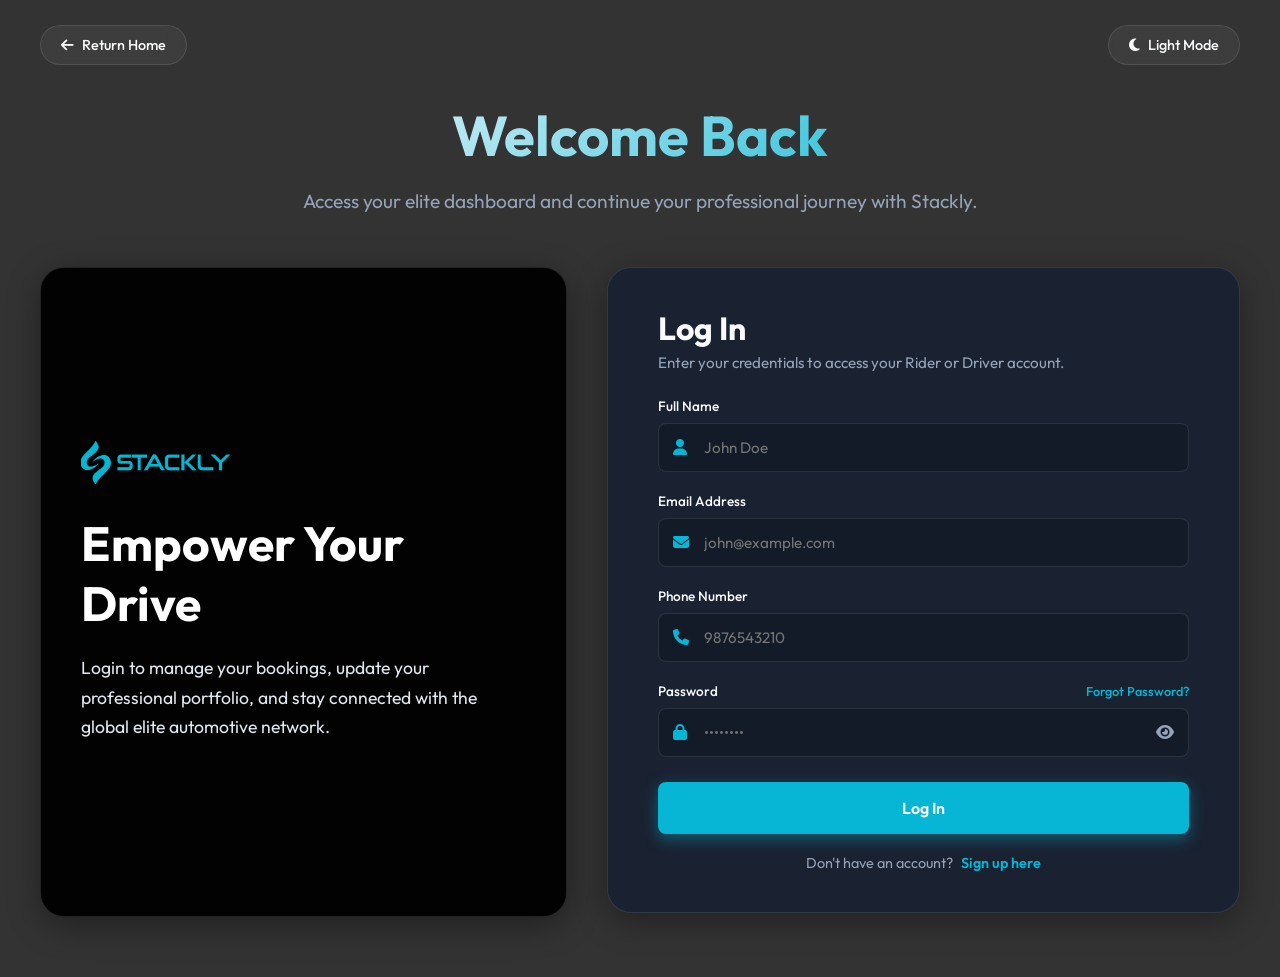
<file: pages/login.html>
<!DOCTYPE html>
<html lang="en">
<head>
    <meta charset="UTF-8">
    <meta name="viewport" content="width=device-width, initial-scale=1.0">
    <title>Stackly | Elite Ride Booking Login</title>
    <!-- Same Favicon -->
    <link rel="icon" type="image/svg+xml" href="data:image/svg+xml,<svg xmlns='http://www.w3.org/2000/svg' viewBox='0 0 512 512'><path fill='%2306B6D4' d='M256 0C167.6 0 96 71.6 96 160c0 102.6 137.9 330.1 148.1 346.3c3.5 5.6 9.6 8.9 16.1 8.9s12.6-3.3 16.1-8.9C286.3 490.1 416 262.6 416 160C416 71.6 344.4 0 256 0zM256 240c-44.2 0-80-35.8-80-80s35.8-80 80-80s80 35.8 80 80s-35.8 80-80 80z'/></svg>">
    <!-- Fonts and Icons -->
    <link rel="preconnect" href="https://fonts.googleapis.com">
    <link rel="preconnect" href="https://fonts.gstatic.com" crossorigin>
    <link href="https://fonts.googleapis.com/css2?family=Outfit:wght@300;400;500;600;700&display=swap" rel="stylesheet">
    <link rel="stylesheet" href="https://cdnjs.cloudflare.com/ajax/libs/font-awesome/6.4.0/css/all.min.css">
    
    <!-- Link specific css to avoid global overwrite issues -->
    <link rel="stylesheet" href="../css/login.css">
</head>
<body>
    
    <!-- Background for page is configured in CSS to match theme -->

    <!-- Top HUD Controls -->
    <div class="top-hud">
        <a href="../index.html" class="return-btn">
            <i class="fa-solid fa-arrow-left"></i> <span>Return Home</span>
        </a>
        <button class="theme-btn" id="login-theme-toggle" aria-label="Toggle Theme">
            <i class="fa-solid fa-moon"></i> <span id="theme-text">Light Mode</span>
        </button>
    </div>

    <!-- Page Main Header -->
    <div class="page-header fade-in">
        <h1>Welcome Back</h1>
        <p>Access your elite dashboard and continue your professional journey with Stackly.</p>
    </div>

    <!-- Login Split Layout -->
    <div class="split-container">
        
        <!-- Left Banner -->
        <div class="left-col fade-in">
            <video class="video-bg" autoplay muted loop playsinline>
                <source src="../assets/SignUp/signupBg.mp4" type="video/mp4">
            </video>
            <div class="overlay-dark"></div>
            
            <div class="left-content" style="position: relative; z-index: 2;">
                <a href="../index.html">
                    <img src="../assets/Home1/Header/logo.webp" alt="Stackly Logo" class="site-logo" onerror="this.src='https://upload.wikimedia.org/wikipedia/commons/a/ab/Logo_TV_2015.png'">
                </a>
                <h1>Empower Your Drive</h1>
                <p>Login to manage your bookings, update your professional portfolio, and stay connected with the global elite automotive network.</p>
            </div>
        </div>

        <!-- Right Form -->
        <div class="right-col fade-in">
            <div class="form-header">
                <h1>Log In</h1>
                <p>Enter your credentials to access your Rider or Driver account.</p>
            </div>
            
            <form id="loginForm" action="./error.html" method="get" onsubmit="return validateForm()">
                <div class="form-grid">
                    
                    <!-- Name -->
                    <div class="form-group full-width">
                        <label for="fullname">Full Name</label>
                        <div class="input-wrap">
                            <i class="fa-solid fa-user"></i>
                            <input type="text" id="fullname" name="fullname" autocomplete="name" pattern="^[A-Za-z\s]+$" title="Only alphabetical characters and spaces are allowed" placeholder="John Doe" required oninput="this.value = this.value.replace(/[^a-zA-Z\s]/g, '')">
                        </div>
                    </div>

                    <!-- Email -->
                    <div class="form-group full-width">
                        <label for="email">Email Address</label>
                        <div class="input-wrap">
                            <i class="fa-solid fa-envelope"></i>
                            <input type="email" id="email" name="email" autocomplete="email" pattern="[a-zA-Z0-9._%+\-]+@[a-zA-Z0-9.\-]+\.[a-zA-Z]{2,}$" placeholder="john@example.com" required>
                        </div>
                    </div>

                    <!-- Phone -->
                    <div class="form-group full-width">
                        <label for="phone">Phone Number</label>
                        <div class="input-wrap">
                            <i class="fa-solid fa-phone"></i>
                            <input type="tel" id="phone" name="phone" autocomplete="tel" pattern="\d{10}" maxlength="10" title="Must be exactly 10 digits" placeholder="9876543210" required oninput="this.value = this.value.replace(/[^0-9]/g, '')">
                        </div>
                    </div>

                    <!-- Password Group -->
                    <div class="form-group full-width">
                        <div style="display: flex; justify-content: space-between; align-items: center;">
                            <label for="password">Password</label>
                            <a href="./error.html" class="forgot-link">Forgot Password?</a>
                        </div>
                        <div class="input-wrap">
                            <i class="fa-solid fa-lock"></i>
                            <input type="password" id="password" name="password" autocomplete="current-password" placeholder="••••••••" required>
                            <i class="fa-solid fa-eye toggle-password" data-target="password"></i>
                        </div>
                    </div>
                </div>

                <button type="submit" class="btn-register">Log In</button>
                
                <div class="login-link">
                    Don't have an account? <a href="./signup.html">Sign up here</a>
                </div>
            </form>
        </div>
    </div>

    <!-- Script Logics -->
    <script>
        function validateForm() {
            // Native HTML5 validation handles core checks
            return true;
        }

        // Password Visibility Toggle
        document.querySelectorAll('.toggle-password').forEach(toggle => {
            toggle.addEventListener('click', function() {
                const targetId = this.getAttribute('data-target');
                const input = document.getElementById(targetId);
                const type = input.getAttribute('type') === 'password' ? 'text' : 'password';
                input.setAttribute('type', type);
                
                // Toggle icon
                this.classList.toggle('fa-eye');
                this.classList.toggle('fa-eye-slash');
            });
        });

        // Independent Theme Toggle for Login
        const loginThemeBtn = document.getElementById('login-theme-toggle');
        const themeText = document.getElementById('theme-text');
        const themeIcon = loginThemeBtn.querySelector('i');

        function setLoginTheme(isLight) {
            if (isLight) {
                document.body.classList.add('light-theme');
                themeText.innerText = 'Dark Mode';
                themeIcon.classList.replace('fa-moon', 'fa-sun');
                localStorage.setItem('stackly-theme', 'light');
            } else {
                document.body.classList.remove('light-theme');
                themeText.innerText = 'Light Mode';
                themeIcon.classList.replace('fa-sun', 'fa-moon');
                localStorage.setItem('stackly-theme', 'dark');
            }
        }

        // Initial Load
        if (localStorage.getItem('stackly-theme') === 'light') {
            setLoginTheme(true);
        }

        // Click Handler
        loginThemeBtn.addEventListener('click', () => {
            const isLight = !document.body.classList.contains('light-theme');
            setLoginTheme(isLight);
        });
    </script>
</body>
</html>
</file>
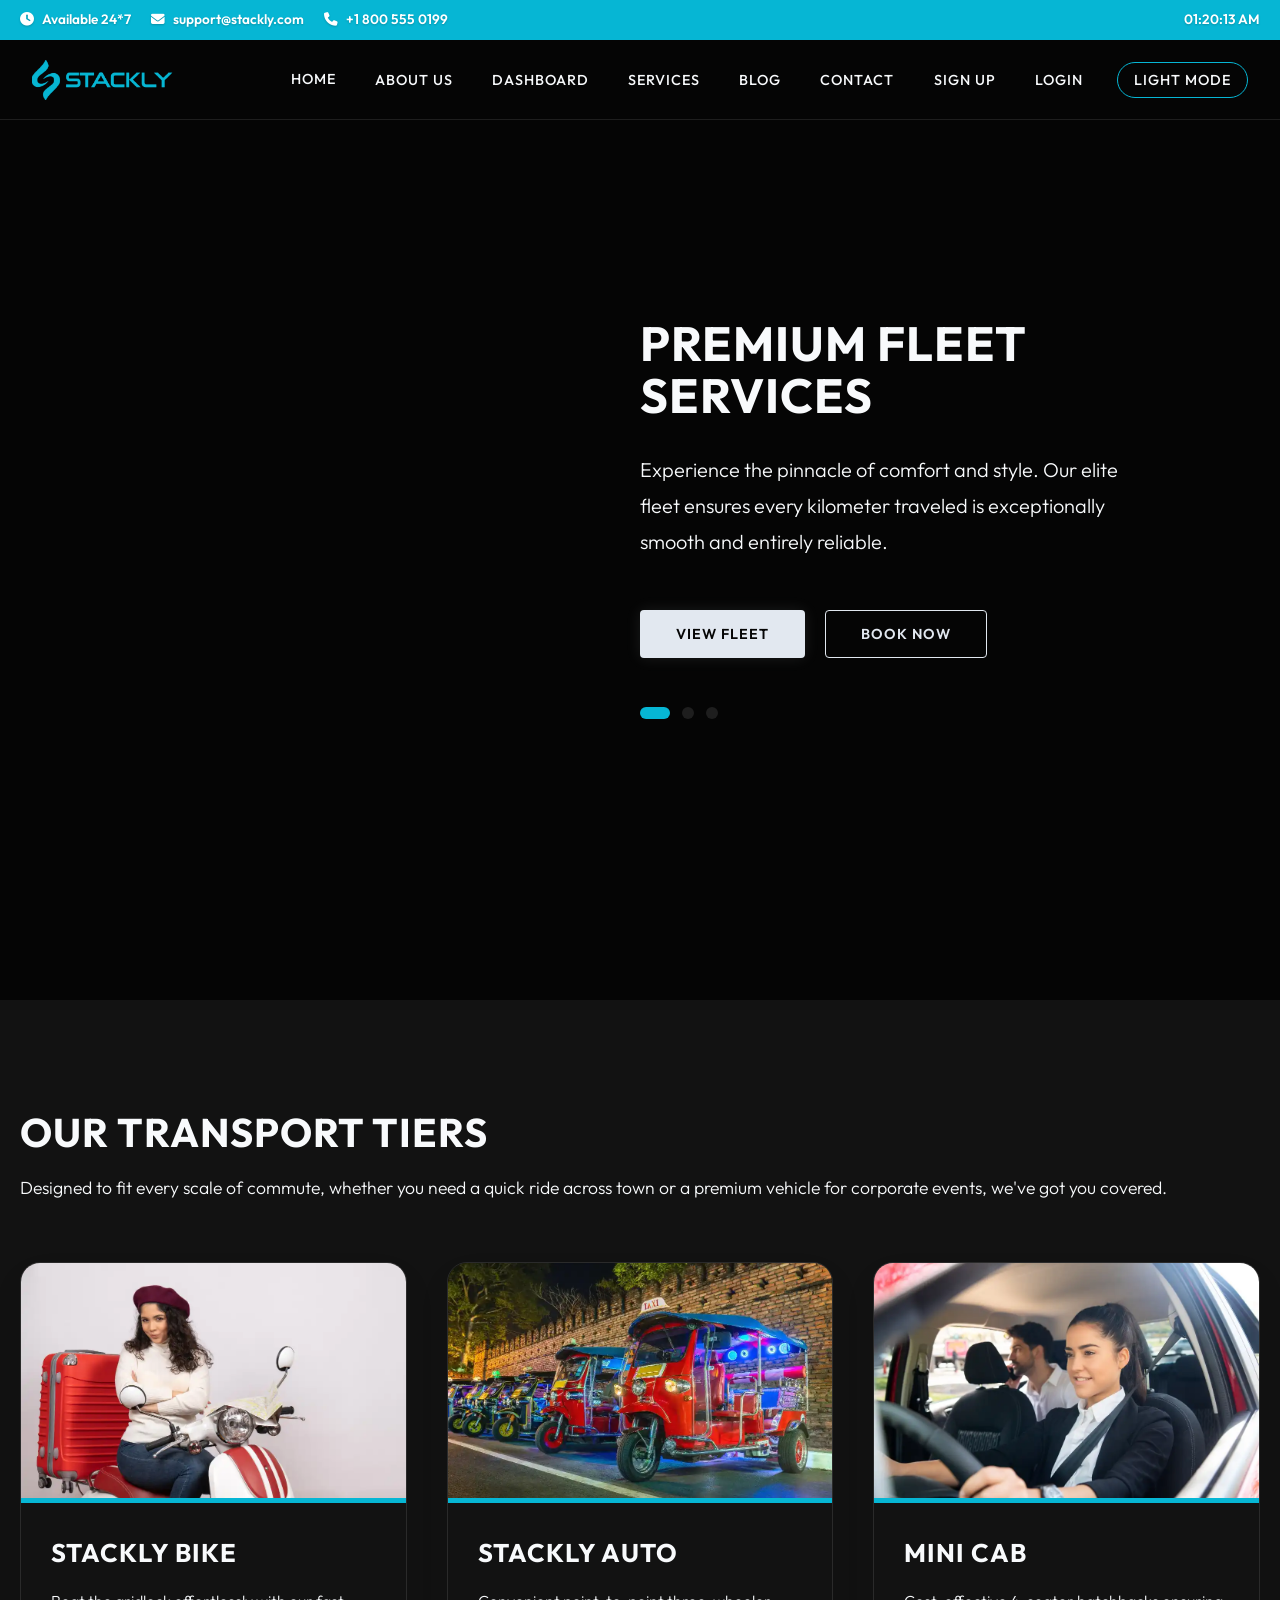
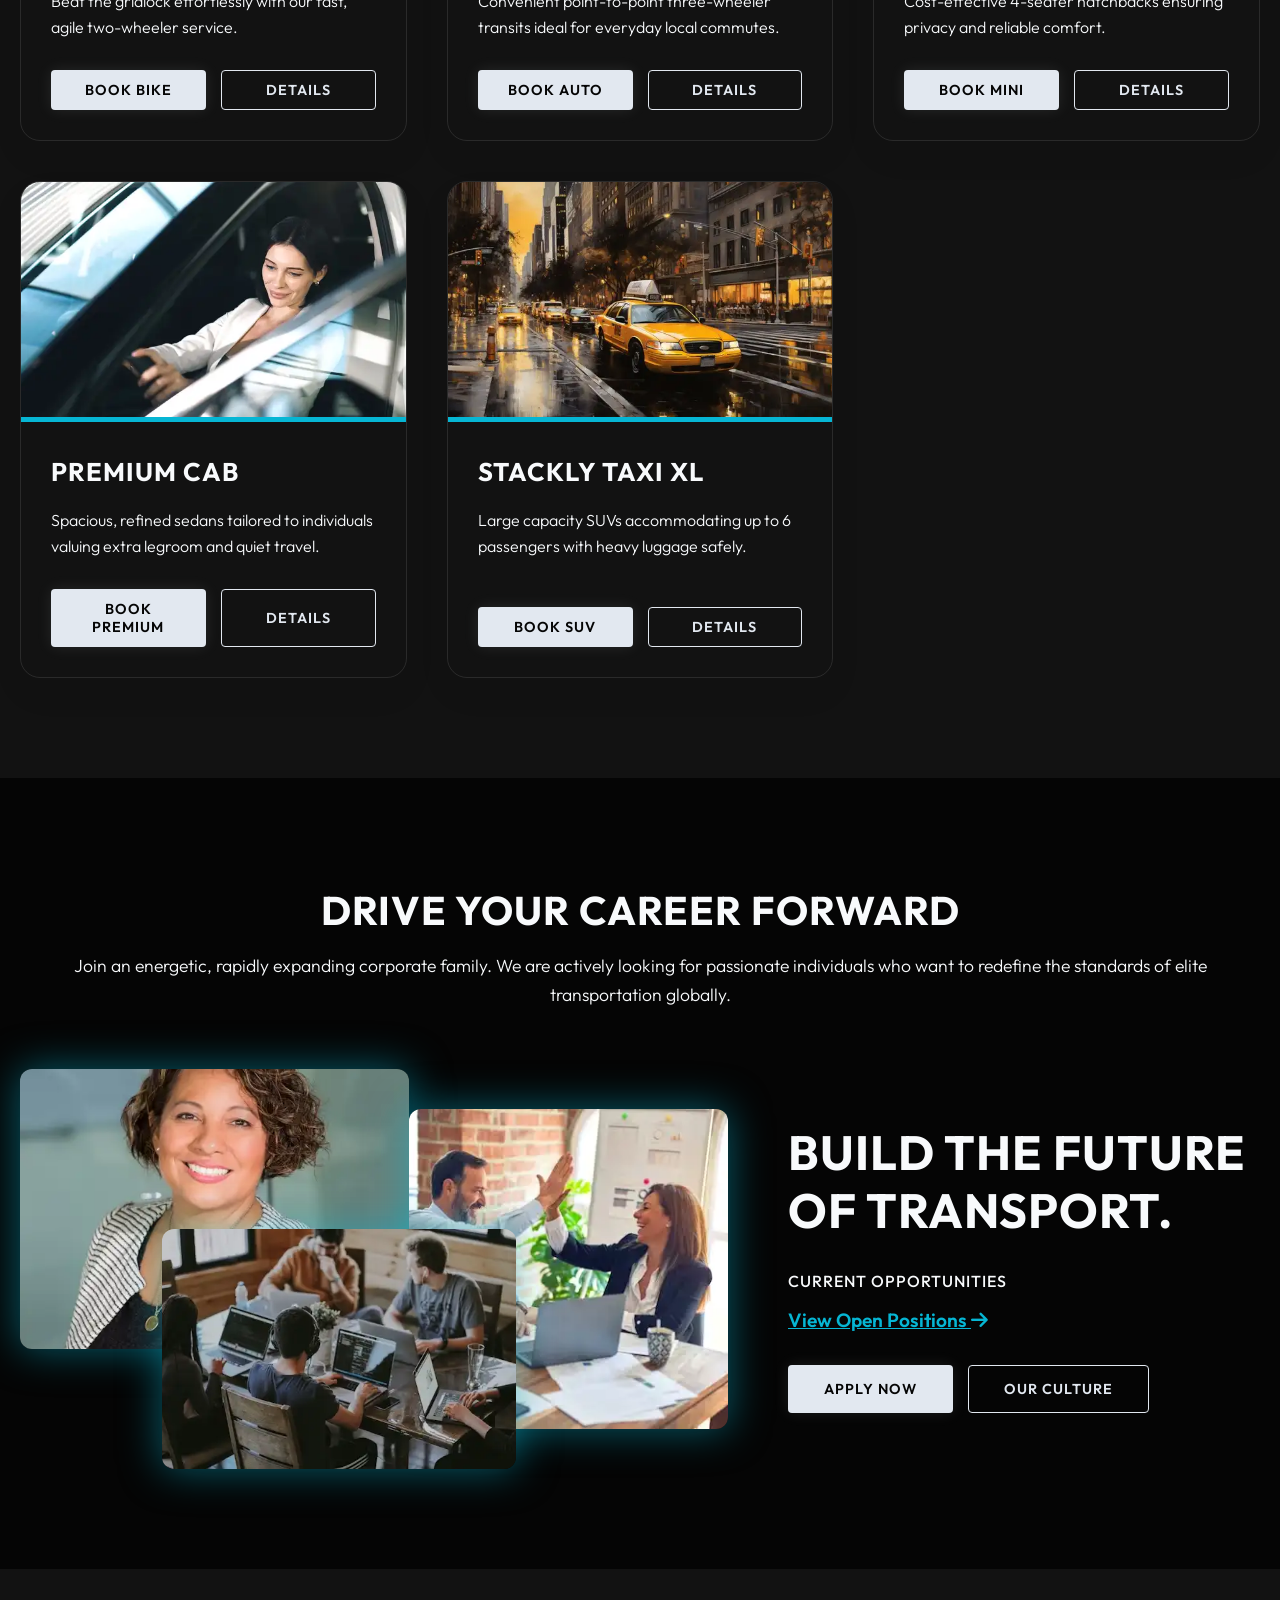
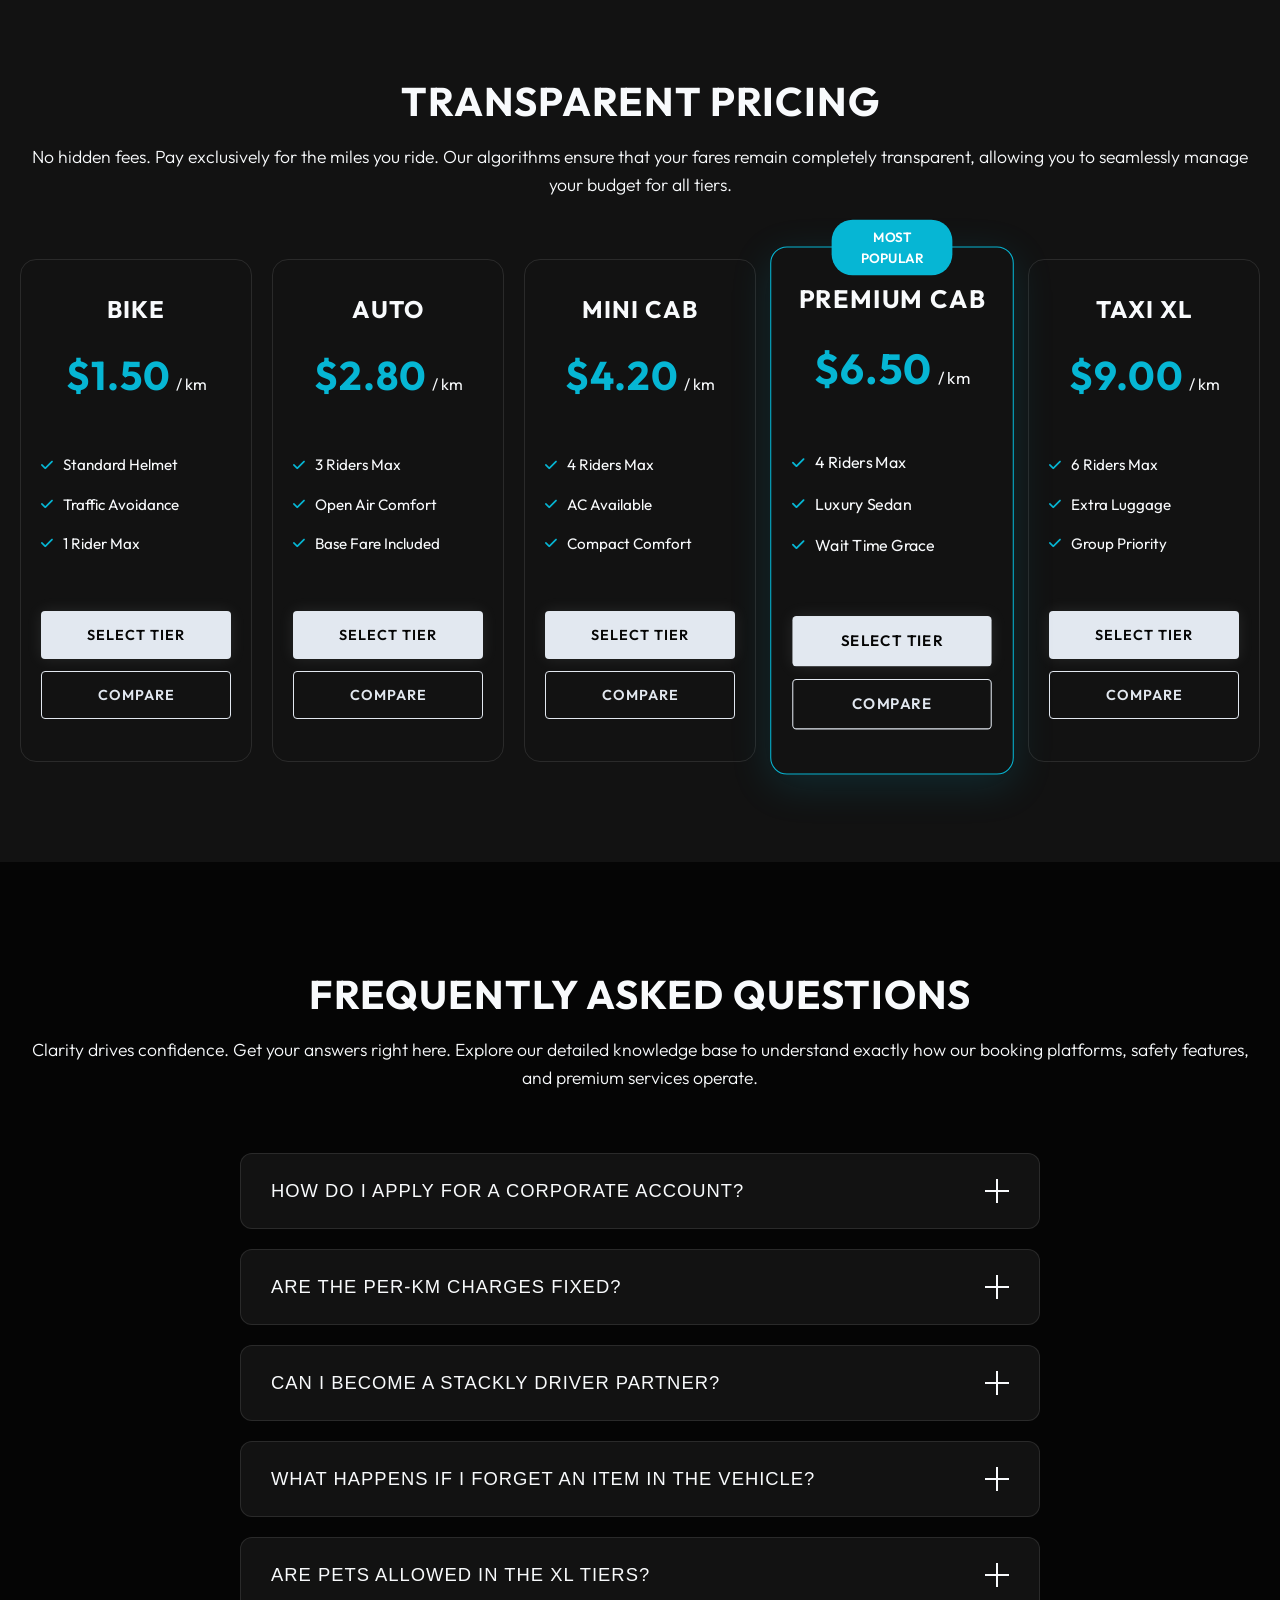
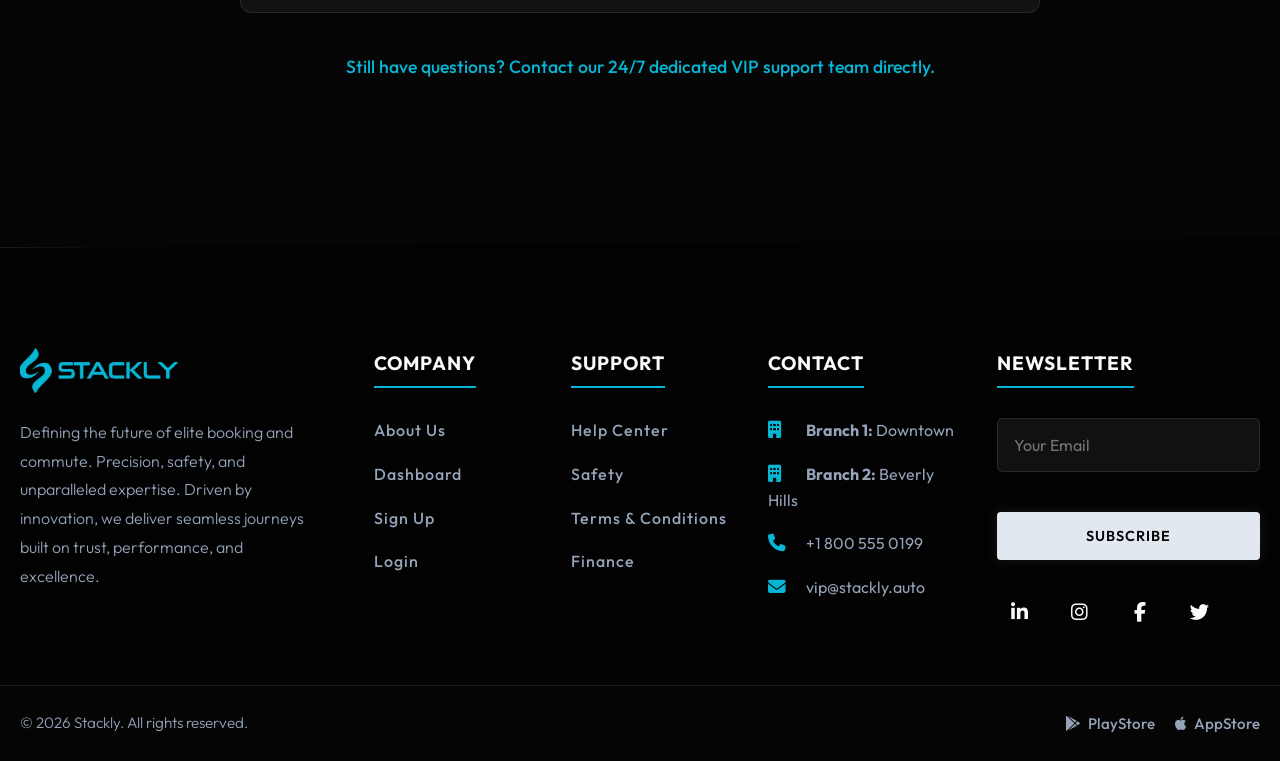
<file: pages/services.html>
<!DOCTYPE html>
<html lang="en">
<head>
    <meta charset="UTF-8">
    <meta name="viewport" content="width=device-width, initial-scale=1.0">
    <title>Services | Stackly Elite Booking</title>
    <link rel="icon" type="image/svg+xml" href="data:image/svg+xml,<svg xmlns='http://www.w3.org/2000/svg' viewBox='0 0 512 512'><path fill='%2306B6D4' d='M256 0C167.6 0 96 71.6 96 160c0 102.6 137.9 330.1 148.1 346.3c3.5 5.6 9.6 8.9 16.1 8.9s12.6-3.3 16.1-8.9C286.3 490.1 416 262.6 416 160C416 71.6 344.4 0 256 0zM256 240c-44.2 0-80-35.8-80-80s35.8-80 80-80s80 35.8 80 80s-35.8 80-80 80z'/></svg>">
    
    <link rel="stylesheet" href="../css/style.css">
    <link rel="stylesheet" href="../css/services.css">
    
    <link rel="preconnect" href="https://fonts.googleapis.com">
    <link rel="preconnect" href="https://fonts.gstatic.com" crossorigin>
    <link href="https://fonts.googleapis.com/css2?family=Outfit:wght@300;400;500;600;700&display=swap" rel="stylesheet">
    <link rel="stylesheet" href="https://cdnjs.cloudflare.com/ajax/libs/font-awesome/6.4.0/css/all.min.css">
</head>

<body>
    <script>
        if (localStorage.getItem('stackly-theme') === 'light') {
            document.body.classList.add('light-theme');
        }
        function navigate(path) {
            if (path === 'javascript:void(0)') return;
            const loader = document.getElementById('page-loader');
            loader.style.display = 'flex';
            setTimeout(() => { loader.style.opacity = '1'; }, 10);
            setTimeout(() => { window.location.assign(path); }, 400);
        }
    </script>

    <!-- Global Loader -->
    <div id="page-loader">
        <div class="loader-content">
            <img src="../assets/Home1/Header/logo.webp" alt="Stackly Logo" class="loader-img" onerror="this.src='https://upload.wikimedia.org/wikipedia/commons/a/ab/Logo_TV_2015.png'">
            <p>Loading Experience...</p>
        </div>
    </div>

    <!-- Top Bar -->
    <div class="top-bar">
        <div class="top-bar-content container">
            <div class="top-bar-left">
                <span><i class="fa-solid fa-clock"></i> Available 24*7</span>
                <span><i class="fa-solid fa-envelope"></i> support@stackly.com</span>
                <span><i class="fa-solid fa-phone"></i> +1 800 555 0199</span>
            </div>
            <div class="top-bar-right">
                <span id="live-time"></span>
            </div>
        </div>
    </div>

    <!-- Exact Header Instance from index.html -->
    <header class="headerWrap" id="main-header">
        <div class="imgWrap">
            <a href="../index.html">
                <img src="../assets/Home1/Header/logo.webp" alt="Stackly Logo" class="site-logo" onerror="this.src='https://upload.wikimedia.org/wikipedia/commons/a/ab/Logo_TV_2015.png'">
            </a>
        </div>
        
        <div class="hamburger" id="hamburger-btn">
            <i class="fa-solid fa-bars"></i>
        </div>

        <nav class="linksWrap" id="nav-links">
            <div class="topCloseBtn" id="close-btn">
                <i class="fa-solid fa-times"></i>
            </div>
            <ul>
                <li class="dropdown" id="home-dropdown">
                    <div class="dropdownHeader">
                        <a href="javascript:void(0)" class="homePageLink" id="home-nav-link">Home</a>
                        <button class="dropdownToggle" aria-label="Toggle dropdown" id="dropdown-toggle-btn">
                            <i class="fa-solid fa-chevron-down"></i>
                        </button>
                    </div>
                    <ul class="dropdownMenu" id="dropdown-menu">
                        <li><a href="../index.html">Home 1</a></li>
                        <li><a href="home2.html">Home 2</a></li>
                    </ul>
                </li>
                <li><a href="about.html">About Us</a></li>
                <li><a href="AdminDashboard.html">DashBoard</a></li>
                <li><a href="services.html">Services</a></li>
                <li><a href="blog.html">Blog</a></li>
                <li><a href="contact.html">Contact</a></li>
                <li><a href="signup.html">Sign Up</a></li>
                <li><a href="login.html">Login</a></li>
                <li class="theme-toggle-li">
                    <button id="theme-toggle-btn" class="nav-link-btn" aria-label="Toggle Theme">
                        <span id="theme-text">Light Mode</span>
                    </button>
                </li>
            </ul>
        </nav>
        <div class="menuOverlay" id="menu-overlay" onclick="closeMenu()"></div>
    </header>

    <main>
        <!-- Section 1: Split Video & Content Carousel -->
        <section class="split-hero slanted-section fade-in">
            <div class="split-container">
                <!-- Left Video -->
                <div class="split-video-wrapper">
                    <video autoplay muted loop playsinline class="hero-video">
                        <source src="../assets/Services/servicesHero.mp4" type="video/mp4">
                    </video>
                    <!-- Smooth Edge Overlay -->
                    <div class="smooth-edge-overlay"></div>
                </div>
                <!-- Right Carousel -->
                <div class="split-content-wrapper">
                    <div class="carousel-track" id="hero-carousel">
                        <!-- Slide 1 -->
                        <div class="carousel-slide active">
                            <h1>Premium Fleet Services</h1>
                            <p>Experience the pinnacle of comfort and style. Our elite fleet ensures every kilometer traveled is exceptionally smooth and entirely reliable.</p>
                            <div class="action-btns">
                                <button class="btn btn-glow btn-shine" onclick="navigate('error.html')">View Fleet</button>
                                <button class="btn btn-outline btn-shine" onclick="navigate('error.html')">Book Now</button>
                            </div>
                        </div>
                        <!-- Slide 2 -->
                        <div class="carousel-slide">
                            <h1>Corporate Solutions</h1>
                            <p>Designed for professionals who demand punctuality. Stackly Corporate offers priority scheduling and dedicated account management.</p>
                            <div class="action-btns">
                                <button class="btn btn-glow btn-shine" onclick="navigate('error.html')">Join Corporate</button>
                                <button class="btn btn-outline btn-shine" onclick="navigate('error.html')">Learn More</button>
                            </div>
                        </div>
                        <!-- Slide 3 -->
                        <div class="carousel-slide">
                            <h1>Airport Transfers</h1>
                            <p>Never miss a flight. Intelligent traffic routing and precise pick-up timing guarantee a stress-free transition to all major terminals.</p>
                            <div class="action-btns">
                                <button class="btn btn-glow btn-shine" onclick="navigate('error.html')">Schedule Ride</button>
                                <button class="btn btn-outline btn-shine" onclick="navigate('error.html')">View Rates</button>
                            </div>
                        </div>
                    </div>
                    <!-- Carousel Indicators -->
                    <div class="carousel-indicators" id="hero-indicators">
                        <span class="dot active" data-slide="0"></span>
                        <span class="dot" data-slide="1"></span>
                        <span class="dot" data-slide="2"></span>
                    </div>
                </div>
            </div>
        </section>

        <!-- Section 2: Services Grid -->
        <section class="services-grid-section slanted-section fade-in">
            <div class="container">
                <div class="section-title-wrap">
                    <h1>Our Transport Tiers</h1>
                    <p>Designed to fit every scale of commute, whether you need a quick ride across town or a premium vehicle for corporate events, we've got you covered.</p>
                </div>
                
                <div class="srv-grid">
                    <!-- Service 1: Bike -->
                    <div class="srv-box">
                        <div class="srv-img-wrap">
                            <img src="../assets/Services/1.webp" alt="Bike Transport">
                        </div>
                        <div class="srv-content">
                            <h1>Stackly Bike</h1>
                            <p>Beat the gridlock effortlessly with our fast, agile two-wheeler service.</p>
                            <div class="action-btns">
                                <button class="btn btn-glow btn-shine" onclick="navigate('error.html')">Book Bike</button>
                                <button class="btn btn-outline btn-shine" onclick="navigate('error.html')">Details</button>
                            </div>
                        </div>
                    </div>

                    <!-- Service 2: Auto -->
                    <div class="srv-box">
                        <div class="srv-img-wrap">
                            <img src="../assets/Services/2.webp" alt="Auto Transport">
                        </div>
                        <div class="srv-content">
                            <h1>Stackly Auto</h1>
                            <p>Convenient point-to-point three-wheeler transits ideal for everyday local commutes.</p>
                            <div class="action-btns">
                                <button class="btn btn-glow btn-shine" onclick="navigate('error.html')">Book Auto</button>
                                <button class="btn btn-outline btn-shine" onclick="navigate('error.html')">Details</button>
                            </div>
                        </div>
                    </div>

                    <!-- Service 3: Mini Cab -->
                    <div class="srv-box">
                        <div class="srv-img-wrap">
                            <img src="../assets/Services/3.webp" alt="Mini Cab Transport">
                        </div>
                        <div class="srv-content">
                            <h1>Mini Cab</h1>
                            <p>Cost-effective 4-seater hatchbacks ensuring privacy and reliable comfort.</p>
                            <div class="action-btns">
                                <button class="btn btn-glow btn-shine" onclick="navigate('error.html')">Book Mini</button>
                                <button class="btn btn-outline btn-shine" onclick="navigate('error.html')">Details</button>
                            </div>
                        </div>
                    </div>

                    <!-- Service 4: Cab -->
                    <div class="srv-box">
                        <div class="srv-img-wrap">
                            <img src="../assets/Services/4.webp" alt="Standard Cab">
                        </div>
                        <div class="srv-content">
                            <h1>Premium Cab</h1>
                            <p>Spacious, refined sedans tailored to individuals valuing extra legroom and quiet travel.</p>
                            <div class="action-btns">
                                <button class="btn btn-glow btn-shine" onclick="navigate('error.html')">Book Premium</button>
                                <button class="btn btn-outline btn-shine" onclick="navigate('error.html')">Details</button>
                            </div>
                        </div>
                    </div>

                    <!-- Service 5: Taxi (SUV) -->
                    <div class="srv-box">
                        <div class="srv-img-wrap">
                            <img src="../assets/Services/5.webp" alt="Taxi SUV Transport">
                        </div>
                        <div class="srv-content">
                            <h1>Stackly Taxi XL</h1>
                            <p>Large capacity SUVs accommodating up to 6 passengers with heavy luggage safely.</p>
                            <div class="action-btns">
                                <button class="btn btn-glow btn-shine" onclick="navigate('error.html')">Book SUV</button>
                                <button class="btn btn-outline btn-shine" onclick="navigate('error.html')">Details</button>
                            </div>
                        </div>
                    </div>
                </div>
            </div>
        </section>

        <!-- Section 3: Careers Showcase -->
        <section class="careers-section slanted-section fade-in">
            <div class="container">
                <div class="section-title-wrap center">
                    <h1>Drive Your Career Forward</h1>
                    <p>Join an energetic, rapidly expanding corporate family. We are actively looking for passionate individuals who want to redefine the standards of elite transportation globally.</p>
                </div>
                
                <div class="careers-layout">
                    <div class="career-images">
                        <div class="careers-mobile-wrap">
                            <h1 class="careers-mobile-title">Executive</h1>
                            <img src="../assets/Services/6.webp" alt="Team 1" class="img-1">
                            <div class="careers-mobile-overlay">
                                <button onclick="navigate('error.html')" class="btn btn-glow btn-shine">View Roles</button>
                            </div>
                        </div>
                        <div class="careers-mobile-wrap">
                            <h1 class="careers-mobile-title">Operations</h1>
                            <img src="../assets/Services/7.webp" alt="Team 2" class="img-2">
                            <div class="careers-mobile-overlay">
                                <button onclick="navigate('error.html')" class="btn btn-glow btn-shine">View Roles</button>
                            </div>
                        </div>
                        <div class="careers-mobile-wrap">
                            <h1 class="careers-mobile-title">Support</h1>
                            <img src="../assets/Services/8.webp" alt="Team 3" class="img-3">
                            <div class="careers-mobile-overlay">
                                <button onclick="navigate('error.html')" class="btn btn-glow btn-shine">View Roles</button>
                            </div>
                        </div>
                    </div>
                    <div class="career-text">
                        <h1>Build the future of transport.</h1>
                        <h4 style="margin-bottom: 10px; color: var(--text-color); font-weight: 500;">Current Opportunities</h4>
                        <a href="error.html" class="colored-link" style="margin-bottom: 30px; display: inline-block;">View Open Positions <i class="fa-solid fa-arrow-right"></i></a>
                        <div class="action-btns" style="display: flex; gap: 15px;">
                            <button onclick="navigate('error.html')" class="btn btn-glow btn-shine">Apply Now</button>
                            <button onclick="navigate('error.html')" class="btn btn-outline btn-shine">Our Culture</button>
                        </div>
                    </div>
                </div>
            </div>
        </section>

        <!-- Section 4: Pricing Table -->
        <section class="pricing-section slanted-section fade-in">
            <div class="container">
                <div class="section-title-wrap center">
                    <h1>Transparent Pricing</h1>
                    <p>No hidden fees. Pay exclusively for the miles you ride. Our algorithms ensure that your fares remain completely transparent, allowing you to seamlessly manage your budget for all tiers.</p>
                </div>

                <div class="pricing-grid">
                    <!-- Bike -->
                    <div class="price-box">
                        <h1>Bike</h1>
                        <div class="charge-block">
                            <h3>$1.50</h3>
                            <span>/ km</span>
                        </div>
                        <ul class="price-details">
                            <li><i class="fa-solid fa-check"></i> Standard Helmet</li>
                            <li><i class="fa-solid fa-check"></i> Traffic Avoidance</li>
                            <li><i class="fa-solid fa-check"></i> 1 Rider Max</li>
                        </ul>
                        <button class="btn btn-glow btn-shine" onclick="navigate('error.html')">Select Tier</button>
                        <button class="btn btn-outline btn-shine" onclick="navigate('error.html')">Compare</button>
                    </div>

                    <!-- Auto -->
                    <div class="price-box">
                        <h1>Auto</h1>
                        <div class="charge-block">
                            <h3>$2.80</h3>
                            <span>/ km</span>
                        </div>
                        <ul class="price-details">
                            <li><i class="fa-solid fa-check"></i> 3 Riders Max</li>
                            <li><i class="fa-solid fa-check"></i> Open Air Comfort</li>
                            <li><i class="fa-solid fa-check"></i> Base Fare Included</li>
                        </ul>
                        <button class="btn btn-glow btn-shine" onclick="navigate('error.html')">Select Tier</button>
                        <button class="btn btn-outline btn-shine" onclick="navigate('error.html')">Compare</button>
                    </div>

                    <!-- Mini Cab -->
                    <div class="price-box">
                        <h1>Mini Cab</h1>
                        <div class="charge-block">
                            <h3>$4.20</h3>
                            <span>/ km</span>
                        </div>
                        <ul class="price-details">
                            <li><i class="fa-solid fa-check"></i> 4 Riders Max</li>
                            <li><i class="fa-solid fa-check"></i> AC Available</li>
                            <li><i class="fa-solid fa-check"></i> Compact Comfort</li>
                        </ul>
                        <button class="btn btn-glow btn-shine" onclick="navigate('error.html')">Select Tier</button>
                        <button class="btn btn-outline btn-shine" onclick="navigate('error.html')">Compare</button>
                    </div>

                    <!-- Cab -->
                    <div class="price-box featured">
                        <div class="featured-banner">Most Popular</div>
                        <h1>Premium Cab</h1>
                        <div class="charge-block">
                            <h3>$6.50</h3>
                            <span>/ km</span>
                        </div>
                        <ul class="price-details">
                            <li><i class="fa-solid fa-check"></i> 4 Riders Max</li>
                            <li><i class="fa-solid fa-check"></i> Luxury Sedan</li>
                            <li><i class="fa-solid fa-check"></i> Wait Time Grace</li>
                        </ul>
                        <button class="btn btn-glow btn-shine" onclick="navigate('error.html')">Select Tier</button>
                        <button class="btn btn-outline btn-shine" onclick="navigate('error.html')">Compare</button>
                    </div>

                    <!-- SUV/Taxi -->
                    <div class="price-box">
                        <h1>Taxi XL</h1>
                        <div class="charge-block">
                            <h3>$9.00</h3>
                            <span>/ km</span>
                        </div>
                        <ul class="price-details">
                            <li><i class="fa-solid fa-check"></i> 6 Riders Max</li>
                            <li><i class="fa-solid fa-check"></i> Extra Luggage</li>
                            <li><i class="fa-solid fa-check"></i> Group Priority</li>
                        </ul>
                        <button class="btn btn-glow btn-shine" onclick="navigate('error.html')">Select Tier</button>
                        <button class="btn btn-outline btn-shine" onclick="navigate('error.html')">Compare</button>
                    </div>
                </div>
            </div>
        </section>

        <!-- Section 5: FAQ Accordion -->
        <section class="faq-section fade-in">
            <div class="container">
                <div class="section-title-wrap center">
                    <h1>Frequently Asked Questions</h1>
                    <p>Clarity drives confidence. Get your answers right here. Explore our detailed knowledge base to understand exactly how our booking platforms, safety features, and premium services operate.</p>
                </div>
                
                <div class="faq-accordion">
                    <!-- Q1 -->
                    <div class="faq-item">
                        <button class="faq-toggle" onclick="toggleFaq(this)">
                            <h3>How do I apply for a corporate account?</h3>
                            <span class="cross-icon"></span>
                        </button>
                        <div class="faq-content">
                            <p>You can apply by visiting the <a href="error.html">Corporate Registration</a> portal. It typically takes 24 hours for our team to approve and configure a new company dashboard.</p>
                        </div>
                    </div>
                    <!-- Q2 -->
                    <div class="faq-item">
                        <button class="faq-toggle" onclick="toggleFaq(this)">
                            <h3>Are the per-km charges fixed?</h3>
                            <span class="cross-icon"></span>
                        </button>
                        <div class="faq-content">
                            <p>Our base per-km charges remain stable. However, dynamic routing during peak hours or extreme weather instances may introduce slight multiplier surges. You will always see the exact estimate before booking.</p>
                        </div>
                    </div>
                    <!-- Q3 -->
                    <div class="faq-item">
                        <button class="faq-toggle" onclick="toggleFaq(this)">
                            <h3>Can I become a Stackly driver partner?</h3>
                            <span class="cross-icon"></span>
                        </button>
                        <div class="faq-content">
                            <p>Absolutely. Visit our <a href="signup.html">Driver Sign Up</a> page, upload your required licenses and ID proof, and our team will guide you through the 3-week orientation.</p>
                        </div>
                    </div>
                    <!-- Q4 -->
                    <div class="faq-item">
                        <button class="faq-toggle" onclick="toggleFaq(this)">
                            <h3>What happens if I forget an item in the vehicle?</h3>
                            <span class="cross-icon"></span>
                        </button>
                        <div class="faq-content">
                            <p>Use the 'Lost & Found' feature directly located in the 'Help Center' within your Dashboard. We can seamlessly connect you back to your driver instantly.</p>
                        </div>
                    </div>
                    <!-- Q5 -->
                    <div class="faq-item">
                        <button class="faq-toggle" onclick="toggleFaq(this)">
                            <h3>Are pets allowed in the XL Tiers?</h3>
                            <span class="cross-icon"></span>
                        </button>
                        <div class="faq-content">
                            <p>Yes, all pets are welcome in our Cab and Taxi XL variants, provided they are securely leashed or inside a carrier to ensure driver safety.</p>
                        </div>
                    </div>
                </div>
                <p style="text-align: center; color: var(--accent-color); font-weight: 500; font-size: 1.1rem; margin-top: 40px;">Still have questions? Contact our 24/7 dedicated VIP support team directly.</p>
            </div>
        </section>

    </main>

    <!-- Exact Footer Instance from index.html -->
    <footer>
        <!-- Section SVG Bottom Cap ensuring straight separation for footer -->
        <svg class="footer-slanted-edge" viewBox="0 0 100 10" preserveAspectRatio="none" style="position: absolute; top: -10px; left: 0; width: 100%; height: 10px; fill: var(--footer-bg);">
            <polygon points="0,10 100,0 100,10" />
        </svg>

        <div class="footerWrap container">
            <div class="box">
                <div class="logoContainer">
                    <img src="../assets/Home1/Header/logo.webp" class="footer-logo site-logo" alt="Stackly Logo" onerror="this.src='https://upload.wikimedia.org/wikipedia/commons/a/ab/Logo_TV_2015.png'">
                </div>
                <p class="footer-desc">
                    Defining the future of elite booking and commute. Precision, safety, and unparalleled expertise. Driven by innovation, we deliver seamless journeys built on trust, performance, and excellence.
                </p>
            </div>

            <div class="box">
                <h4>Company</h4>
                <ul class="footer-links">
                    <li><button onclick="navigate('about.html')" class="nav-link-btn">About Us</button></li>
                    <li><button onclick="navigate('dashboard.html')" class="nav-link-btn">Dashboard</button></li>
                    <li><button onclick="navigate('signup.html')" class="nav-link-btn">Sign Up</button></li>
                    <li><button onclick="navigate('login.html')" class="nav-link-btn">Login</button></li>
                </ul>
            </div>

            <div class="box">
                <h4>Support</h4>
                <ul class="footer-links">
                    <li><button onclick="navigate('error.html')" class="nav-link-btn">Help Center</button></li>
                    <li><button onclick="navigate('error.html')" class="nav-link-btn">Safety</button></li>
                    <li><button onclick="navigate('error.html')" class="nav-link-btn">Terms & Conditions</button></li>
                    <li><button onclick="navigate('error.html')" class="nav-link-btn">Finance</button></li>
                </ul>
            </div>

            <div class="box">
                <h4>Contact</h4>
                <ul class="contactInfo">
                    <li><i class="fa-solid fa-building"></i><strong> Branch 1:</strong> Downtown</li>
                    <li><i class="fa-solid fa-building"></i><strong> Branch 2:</strong> Beverly Hills</li>
                    <li><i class="fa-solid fa-phone"></i> +1 800 555 0199</li>
                    <li><i class="fa-solid fa-envelope"></i> vip@stackly.auto</li>
                </ul>
            </div>

            <div class="box">
                <h4>Newsletter</h4>
                <form id="footer-newsletter-form" name="newsletterForm" class="subscribe-form" novalidate>
                    <input type="email" id="newsletter-email" name="email" placeholder="Your Email" autocomplete="email" required>
                    <span id="newsletter-error" style="color: var(--error-color); font-size: 0.8rem; display: block; margin-top: -5px; min-height: 15px;"></span>
                    <button type="submit" class="btn btn-glow btn-shine full-width">Subscribe</button>
                </form>
                <div class="media">
                    <button onclick="navigate('error.html')" class="socialLink" aria-label="LinkedIn"><i class="fa-brands fa-linkedin-in"></i></button>
                    <button onclick="navigate('error.html')" class="socialLink" aria-label="Instagram"><i class="fa-brands fa-instagram"></i></button>
                    <button onclick="navigate('error.html')" class="socialLink" aria-label="Facebook"><i class="fa-brands fa-facebook-f"></i></button>
                    <button onclick="navigate('error.html')" class="socialLink" aria-label="Twitter"><i class="fa-brands fa-twitter"></i></button>
                </div>
            </div>
        </div>
    </footer>

    <div class="sub-footer">
        <div class="container sub-footer-content">
            <p>&copy; 2026 Stackly. All rights reserved.</p>
            <div class="mini-app-links">
                <button onclick="navigate('error.html')" class="mini-btn"><i class="fa-brands fa-google-play"></i> PlayStore</button>
                <button onclick="navigate('error.html')" class="mini-btn"><i class="fa-brands fa-apple"></i> AppStore</button>
            </div>
        </div>
    </div>

    <button id="scroll-up-btn" aria-label="Scroll to top"><i class="fa-solid fa-arrow-up"></i></button>

    <!-- Global Layout & Services specific logic -->
    <script>
        // Exact header layout scripts
        window.addEventListener('load', () => {
            const loader = document.getElementById('page-loader');
            loader.style.opacity = '0';
            setTimeout(() => { loader.style.display = 'none'; }, 100);
        });
        window.addEventListener('pageshow', (event) => {
            if (event.persisted) {
                const loader = document.getElementById('page-loader');
                loader.style.opacity = '0';
                setTimeout(() => { loader.style.display = 'none'; }, 100);
            }
        });

        function updateTime() {
            const now = new Date();
            const liveTime = document.getElementById('live-time');
            if(liveTime) liveTime.innerText = now.toLocaleTimeString([], { hour: '2-digit', minute: '2-digit', second: '2-digit' });
        }
        setInterval(updateTime, 1000);
        updateTime();

        const hamburgerBtn = document.getElementById('hamburger-btn');
        const closeBtn = document.getElementById('close-btn');
        const navLinks = document.getElementById('nav-links');
        const menuOverlay = document.getElementById('menu-overlay');
        const dropdownHeader = document.querySelector('.dropdownHeader');
        const dropdownMenu = document.getElementById('dropdown-menu');
        const dropdownIcon = document.querySelector('.dropdownToggle i');
        const body = document.body;

        function closeMenu() {
            navLinks.classList.remove('showMenu');
            menuOverlay.style.display = 'none';
            body.classList.remove('menu-open'); 
            dropdownMenu.classList.remove('showDropdown');
            if (dropdownIcon) {
                dropdownIcon.classList.replace('fa-chevron-up', 'fa-chevron-down');
            }
        }

        hamburgerBtn.addEventListener('click', (e) => {
            e.stopPropagation();
            navLinks.classList.add('showMenu');
            menuOverlay.style.display = 'block';
            body.classList.add('menu-open'); 
        });
        closeBtn.addEventListener('click', closeMenu);

        document.addEventListener('click', (e) => {
            if (navLinks.classList.contains('showMenu') && !navLinks.contains(e.target) && !hamburgerBtn.contains(e.target)) {
                closeMenu();
            }
        });

        dropdownHeader.addEventListener('click', (e) => {
            e.preventDefault();
            e.stopPropagation();
            dropdownMenu.classList.toggle('showDropdown');
            if (dropdownMenu.classList.contains('showDropdown')) {
                dropdownIcon.classList.replace('fa-chevron-down', 'fa-chevron-up');
            } else {
                dropdownIcon.classList.replace('fa-chevron-up', 'fa-chevron-down');
            }
        });

        const themeToggleBtn = document.getElementById('theme-toggle-btn');
        const themeText = document.getElementById('theme-text');

        function setThemeState(isLight) {
            if (isLight) {
                document.body.classList.add('light-theme');
                themeText.innerText = 'Dark Mode';
                localStorage.setItem('stackly-theme', 'light');
            } else {
                document.body.classList.remove('light-theme');
                themeText.innerText = 'Light Mode';
                localStorage.setItem('stackly-theme', 'dark');
            }
        }

        if (localStorage.getItem('stackly-theme') === 'light') {
            setThemeState(true);
        }
        
        themeToggleBtn.addEventListener('click', () => {
            const isLight = !document.body.classList.contains('light-theme');
            setThemeState(isLight);
        });

        const header = document.getElementById('main-header');
        const scrollBtn = document.getElementById('scroll-up-btn');
        window.addEventListener('scroll', () => {
            if (window.scrollY > 40) {
                header.classList.add('sticky');
            } else {
                header.classList.remove('sticky');
            }
            if (window.scrollY > 300) {
                scrollBtn.classList.add('show');
            } else {
                scrollBtn.classList.remove('show');
            }
        });

        scrollBtn.addEventListener('click', () => {
            window.scrollTo({ top: 0, behavior: 'smooth' });
        });

        const footerForm = document.getElementById('footer-newsletter-form');
        const newsletterError = document.getElementById('newsletter-error');
        const newsletterEmail = document.getElementById('newsletter-email');

        footerForm.addEventListener('submit', (e) => {
            e.preventDefault(); 
            newsletterError.innerText = '';
            if (!newsletterEmail.value.trim() || !/\S+@\S+\.\S+/.test(newsletterEmail.value)) {
                newsletterError.innerText = 'Valid email is required';
                newsletterEmail.style.borderColor = 'var(--error-color)';
            } else {
                navigate('error.html');
            }
        });

        const fadeElems = document.querySelectorAll('.fade-in');
        const fadeInObserver = new IntersectionObserver((entries, observer) => {
            entries.forEach(entry => {
                if (entry.isIntersecting) {
                    entry.target.classList.add('visible');
                    observer.unobserve(entry.target);
                }
            });
        }, { threshold: 0.1 });
        fadeElems.forEach(elem => fadeInObserver.observe(elem));


        /* --- Services Specific Logic --- */

        // FAQ Toggle Logic
        function toggleFaq(button) {
            const parent = button.parentElement;
            const content = button.nextElementSibling;
            
            // Close other currently open items to maintain neatness
            document.querySelectorAll('.faq-item.active').forEach(item => {
                if(item !== parent) {
                    item.classList.remove('active');
                    item.querySelector('.faq-content').style.maxHeight = null;
                }
            });

            if (parent.classList.contains('active')) {
                // If closing
                parent.classList.remove('active');
                content.style.maxHeight = null;
            } else {
                // If opening
                parent.classList.add('active');
                content.style.maxHeight = content.scrollHeight + 'px';
            }
        }

        // Hero Carousel Logic
        let currentSlide = 0;
        const slides = document.querySelectorAll('.carousel-slide');
        const dots = document.querySelectorAll('.dot');
        const slideInterval = 5000; // Change slide every 5s

        function goToSlide(index) {
            slides[currentSlide].classList.remove('active');
            dots[currentSlide].classList.remove('active');
            
            currentSlide = index;
            
            slides[currentSlide].classList.add('active');
            dots[currentSlide].classList.add('active');
        }

        function nextSlide() {
            let nextIndex = (currentSlide + 1) % slides.length;
            goToSlide(nextIndex);
        }

        let slideTimer = setInterval(nextSlide, slideInterval);

        dots.forEach(dot => {
            dot.addEventListener('click', function() {
                clearInterval(slideTimer);
                goToSlide(parseInt(this.getAttribute('data-slide')));
                slideTimer = setInterval(nextSlide, slideInterval);
            });
        });

    </script>
</body>
</html>
</file>
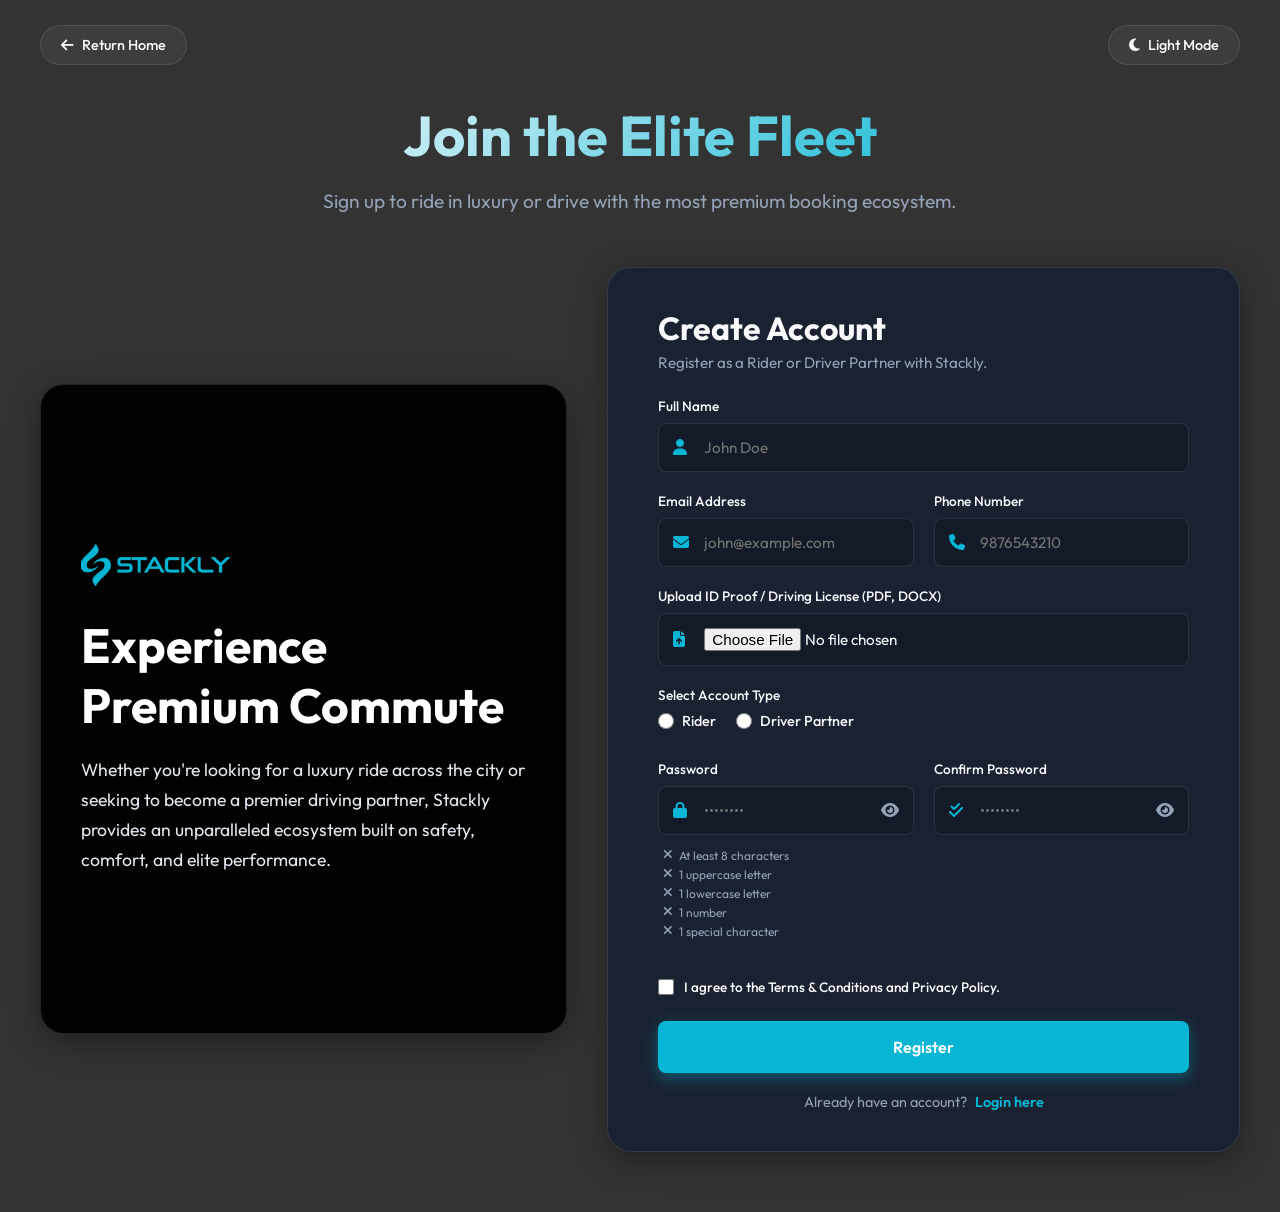
<file: pages/signup.html>
<!DOCTYPE html>
<html lang="en">
<head>
    <meta charset="UTF-8">
    <meta name="viewport" content="width=device-width, initial-scale=1.0">
    <title>Stackly | Elite Ride Booking Signup</title>
    <!-- Same Favicon -->
    <link rel="icon" type="image/svg+xml" href="data:image/svg+xml,<svg xmlns='http://www.w3.org/2000/svg' viewBox='0 0 512 512'><path fill='%2306B6D4' d='M256 0C167.6 0 96 71.6 96 160c0 102.6 137.9 330.1 148.1 346.3c3.5 5.6 9.6 8.9 16.1 8.9s12.6-3.3 16.1-8.9C286.3 490.1 416 262.6 416 160C416 71.6 344.4 0 256 0zM256 240c-44.2 0-80-35.8-80-80s35.8-80 80-80s80 35.8 80 80s-35.8 80-80 80z'/></svg>">
    <!-- Fonts and Icons -->
    <link rel="preconnect" href="https://fonts.googleapis.com">
    <link rel="preconnect" href="https://fonts.gstatic.com" crossorigin>
    <link href="https://fonts.googleapis.com/css2?family=Outfit:wght@300;400;500;600;700&display=swap" rel="stylesheet">
    <link rel="stylesheet" href="https://cdnjs.cloudflare.com/ajax/libs/font-awesome/6.4.0/css/all.min.css">
    
    <!-- Link specific css to avoid global overwrite issues -->
    <link rel="stylesheet" href="../css/signup.css">
</head>
<body>
    
    <!-- Background for page is configured in CSS to match theme -->

    <!-- Top HUD Controls -->
    <div class="top-hud">
        <a href="../index.html" class="return-btn">
            <i class="fa-solid fa-arrow-left"></i> <span>Return Home</span>
        </a>
        <button class="theme-btn" id="signup-theme-toggle" aria-label="Toggle Theme">
            <i class="fa-solid fa-moon"></i> <span id="theme-text">Light Mode</span>
        </button>
    </div>

    <!-- Page Main Header -->
    <div class="page-header fade-in">
        <h1>Join the Elite Fleet</h1>
        <p>Sign up to ride in luxury or drive with the most premium booking ecosystem.</p>
    </div>

    <!-- Signup Split Layout -->
    <div class="split-container">
        
        <!-- Left Banner -->
        <div class="left-col fade-in">
            <video class="video-bg" autoplay muted loop playsinline>
                <source src="../assets/SignUp/signupBg.mp4" type="video/mp4">
            </video>
            <div class="overlay-dark"></div>
            
            <div class="left-content" style="position: relative; z-index: 2;">
                <a href="../index.html">
                    <img src="../assets/Home1/Header/logo.webp" alt="Stackly Logo" class="site-logo" onerror="this.src='https://upload.wikimedia.org/wikipedia/commons/a/ab/Logo_TV_2015.png'">
                </a>
                <h1>Experience Premium Commute</h1>
                <p>Whether you're looking for a luxury ride across the city or seeking to become a premier driving partner, Stackly provides an unparalleled ecosystem built on safety, comfort, and elite performance.</p>
            </div>
        </div>

        <!-- Right Form -->
        <div class="right-col fade-in">
            <div class="form-header">
                <h1>Create Account</h1>
                <p>Register as a Rider or Driver Partner with Stackly.</p>
            </div>
            
            <form id="signupForm" action="./error.html" method="get" onsubmit="return validateForm()">
                <div class="form-grid">
                    
                    <!-- Name -->
                    <div class="form-group full-width">
                        <label for="fullname">Full Name</label>
                        <div class="input-wrap">
                            <i class="fa-solid fa-user"></i>
                            <input type="text" id="fullname" name="fullname" autocomplete="name" pattern="^[A-Za-z\s]+$" title="Only alphabetical characters and spaces are allowed" placeholder="John Doe" required oninput="this.value = this.value.replace(/[^a-zA-Z\s]/g, '')">
                        </div>
                    </div>

                    <!-- Email -->
                    <div class="form-group">
                        <label for="email">Email Address</label>
                        <div class="input-wrap">
                            <i class="fa-solid fa-envelope"></i>
                            <input type="email" id="email" name="email" autocomplete="email" pattern="[a-zA-Z0-9._%+\-]+@[a-zA-Z0-9.\-]+\.[a-zA-Z]{2,}$" placeholder="john@example.com" required>
                        </div>
                    </div>

                    <!-- Phone -->
                    <div class="form-group">
                        <label for="phone">Phone Number</label>
                        <div class="input-wrap">
                            <i class="fa-solid fa-phone"></i>
                            <input type="tel" id="phone" name="phone" autocomplete="tel" pattern="\d{10}" maxlength="10" title="Must be exactly 10 digits" placeholder="9876543210" required oninput="this.value = this.value.replace(/[^0-9]/g, '')">
                        </div>
                    </div>

                    <!-- Document Upload (PDF/Docx) -->
                    <div class="form-group full-width">
                        <label for="document">Upload ID Proof / Driving License (PDF, DOCX)</label>
                        <div class="input-wrap">
                            <i class="fa-solid fa-file-arrow-up"></i>
                            <input type="file" id="document" name="document" accept=".pdf,.doc,.docx" required>
                        </div>
                    </div>

                    <!-- Account Type -->
                    <fieldset class="form-group full-width" style="border: none; padding: 0; margin: 0;">
                        <legend style="font-size: 0.85rem; color: var(--text-main); font-weight: 500; margin-bottom: 8px;">Select Account Type</legend>
                        <div class="radio-group" style="padding-top: 0;">
                            <div class="radio-item">
                                <input type="radio" id="rider" name="account_type" value="rider" required>
                                <label for="rider">Rider</label>
                            </div>
                            <div class="radio-item">
                                <input type="radio" id="driver" name="account_type" value="driver" required>
                                <label for="driver">Driver Partner</label>
                            </div>
                        </div>
                    </fieldset>

                    <!-- Password Group -->
                    <div class="form-group">
                        <label for="password">Password</label>
                        <div class="input-wrap">
                            <i class="fa-solid fa-lock"></i>
                            <input type="password" id="password" name="password" autocomplete="new-password" pattern="^(?=.*[a-z])(?=.*[A-Z])(?=.*\d)(?=.*[\W_]).{8,}$" title="Password must be at least 8 characters long, include a capital letter, a lowercase letter, a number, and a special character." placeholder="••••••••" required>
                            <i class="fa-solid fa-eye toggle-password" data-target="password"></i>
                        </div>
                        <ul class="password-reqs" id="password-reqs">
                            <li id="req-length"><i class="fa-solid fa-xmark"></i> At least 8 characters</li>
                            <li id="req-upper"><i class="fa-solid fa-xmark"></i> 1 uppercase letter</li>
                            <li id="req-lower"><i class="fa-solid fa-xmark"></i> 1 lowercase letter</li>
                            <li id="req-num"><i class="fa-solid fa-xmark"></i> 1 number</li>
                            <li id="req-spec"><i class="fa-solid fa-xmark"></i> 1 special character</li>
                        </ul>
                    </div>

                    <!-- Confirm Password -->
                    <div class="form-group">
                        <label for="confirm_password">Confirm Password</label>
                        <div class="input-wrap">
                            <i class="fa-solid fa-check-double"></i>
                            <input type="password" id="confirm_password" name="confirm_password" autocomplete="new-password" placeholder="••••••••" required>
                            <i class="fa-solid fa-eye toggle-password" data-target="confirm_password"></i>
                        </div>
                    </div>

                    <!-- Terms -->
                    <div class="form-group full-width check-item">
                        <input type="checkbox" id="terms" name="terms" required>
                        <label for="terms">I agree to the Terms & Conditions and Privacy Policy.</label>
                    </div>
                </div>

                <button type="submit" class="btn-register">Register</button>
                
                <div class="login-link">
                    Already have an account? <a href="./login.html">Login here</a>
                </div>
            </form>
        </div>
    </div>

    <!-- Script Logics -->
    <script>
        // 1. Password Confirmation Match Logic
        const pass = document.getElementById('password');
        const confPass = document.getElementById('confirm_password');

        function checkPasswordMatch() {
            if (pass.value !== confPass.value) {
                confPass.setCustomValidity("Passwords do not match");
            } else {
                confPass.setCustomValidity('');
            }
        }
        pass.addEventListener('input', checkPasswordMatch);
        confPass.addEventListener('input', checkPasswordMatch);

        // Password Requirements Logic
        const reqs = {
            length: { regex: /.{8,}/, el: document.getElementById('req-length') },
            upper: { regex: /[A-Z]/, el: document.getElementById('req-upper') },
            lower: { regex: /[a-z]/, el: document.getElementById('req-lower') },
            num: { regex: /\d/, el: document.getElementById('req-num') },
            spec: { regex: /[\W_]/, el: document.getElementById('req-spec') },
        };

        pass.addEventListener('input', () => {
            const val = pass.value;
            for (const key in reqs) {
                const isValid = reqs[key].regex.test(val);
                const icon = reqs[key].el.querySelector('i');
                if (isValid) {
                    reqs[key].el.classList.add('valid');
                    icon.classList.replace('fa-xmark', 'fa-check');
                } else {
                    reqs[key].el.classList.remove('valid');
                    icon.classList.replace('fa-check', 'fa-xmark');
                }
            }
        });

        // 2. Form submission wrap logic
        function validateForm() {
            // Checks natively handled by HTML5 validation bounds
            // Returns true indicating redirect to action (error.html)
            return true;
        }

        // 3. Password Visibility Toggle
        document.querySelectorAll('.toggle-password').forEach(toggle => {
            toggle.addEventListener('click', function() {
                const targetId = this.getAttribute('data-target');
                const input = document.getElementById(targetId);
                const type = input.getAttribute('type') === 'password' ? 'text' : 'password';
                input.setAttribute('type', type);
                
                // Toggle icon
                this.classList.toggle('fa-eye');
                this.classList.toggle('fa-eye-slash');
            });
        });

        // 3. Independent Theme Toggle for Signup
        const signupThemeBtn = document.getElementById('signup-theme-toggle');
        const themeText = document.getElementById('theme-text');
        const themeIcon = signupThemeBtn.querySelector('i');

        function setSignupTheme(isLight) {
            if (isLight) {
                document.body.classList.add('light-theme');
                themeText.innerText = 'Dark Mode';
                themeIcon.classList.replace('fa-moon', 'fa-sun');
                localStorage.setItem('stackly-theme', 'light');
            } else {
                document.body.classList.remove('light-theme');
                themeText.innerText = 'Light Mode';
                themeIcon.classList.replace('fa-sun', 'fa-moon');
                localStorage.setItem('stackly-theme', 'dark');
            }
        }

        // Initial Load
        if (localStorage.getItem('stackly-theme') === 'light') {
            setSignupTheme(true);
        }

        // Click Handler
        signupThemeBtn.addEventListener('click', () => {
            const isLight = !document.body.classList.contains('light-theme');
            setSignupTheme(isLight);
        });
    </script>
</body>
</html>
</file>
<file: css/style.css>
/* --- Global Variables & Base --- */
:root {
    --bg-rich: #050505;
    --bg-card: #121212;
    --primary-silver: #e2e8f0;
    --accent-color: #06B6D4;
    --text-main: #f8fafc;
    --text-muted: #94a3b8;
    --header-bg: rgba(5, 5, 5, 0.95);
    --footer-bg: #020202;
    --border-light: rgba(255, 255, 255, 0.1);
    --stat-box-bg: rgba(0, 0, 0, 0.8);
    --input-bg: #111;
    --error-color: #ef4444;
    --font-main: 'Outfit', sans-serif;
    --transition: all 0.4s cubic-bezier(0.25, 1, 0.5, 1);
}

body.light-theme {
    --bg-rich: #f4f4f5; 
    --bg-card: #ffffff;
    --primary-silver: #0f172a; 
    --text-main: #0f172a;
    --text-muted: #475569;
    --header-bg: rgba(244, 244, 245, 0.95);
    --footer-bg: #f4f4f5; 
    --border-light: rgba(0, 0, 0, 0.1);
    --stat-box-bg: rgba(255, 255, 255, 0.9);
    --input-bg: #ffffff;
}

/* Force hero to retain original dark variables regardless of theme */
.booking-hero {
    --text-main: #f8fafc;
    --text-muted: #94a3b8;
    --primary-silver: #e2e8f0;
    --bg-rich: #050505;
    --bg-card: #121212;
    --border-light: rgba(255, 255, 255, 0.1);
    --input-bg: rgba(20, 20, 20, 0.9);
}

* { margin: 0; padding: 0; box-sizing: border-box; scroll-behavior: smooth; }

body {
    font-family: var(--font-main);
    background-color: var(--bg-rich);
    color: var(--text-main);
    line-height: 1.6;
    overflow-x: hidden;
    transition: background-color 0.4s, color 0.4s;
}

body.menu-open { overflow: hidden; }
img, video { max-width: 100%; display: block; }
ul { list-style: none; }

/* Custom Reset for Navigation Buttons */
button.nav-link-btn, button.nav-btn-logo, button.socialLink, button.btn-text, .mini-btn, button.homePageLink {
    background: transparent; border: none; font-family: inherit; cursor: pointer; text-align: left; outline: none; padding: 0; color: inherit;
}

.container { max-width: 1300px; margin: 0 auto; padding: 0 20px; }
h1, h2, h3, h4 { margin-bottom: 1rem; font-weight: 700; color: var(--text-main); text-transform: uppercase; letter-spacing: 1px; }
p { margin-bottom: 1rem; color: var(--text-muted); font-weight: 300; }

.accent-color { color: var(--accent-color); }
.highlight-cyan { color: var(--accent-color); font-weight: 700; font-size: 1.5rem; }
.overlay-dark { position: absolute; top: 0; left: 0; width: 100%; height: 100%; background-color: rgba(0, 0, 0, 0.2); z-index: 1; pointer-events: none;}
.overlay-dark-03 { position: absolute; top: 0; left: 0; width: 100%; height: 100%; background-color: rgba(0, 0, 0, 0.4); z-index: 1; pointer-events: none;}

/* Fixing Time/Date picker icons for Dark/Light mode visibility */
input[type="time"]::-webkit-calendar-picker-indicator,
input[type="date"]::-webkit-calendar-picker-indicator {
    filter: invert(1) brightness(100) !important;
    cursor: pointer;
}
body.light-theme input[type="time"]::-webkit-calendar-picker-indicator,
body.light-theme input[type="date"]::-webkit-calendar-picker-indicator {
    filter: invert(0) !important;
}

/* --- Loader --- */
#page-loader {
    position: fixed; top: 0; left: 0; width: 100%; height: 100%;
    background-color: var(--bg-rich); z-index: 9999;
    display: flex; justify-content: center; align-items: center;
    transition: opacity 0.3s ease;
}
.loader-content { text-align: center; }
.loader-img { height: 60px; margin: 0 auto 15px; animation: pulse 1.5s infinite; filter: drop-shadow(0 0 10px var(--accent-color)); }
.loader-content p { color: var(--accent-color); font-size: 0.9rem; letter-spacing: 2px; text-transform: uppercase; }
@keyframes pulse { 0% { opacity: 0.5; transform: scale(0.95); } 50% { opacity: 1; transform: scale(1.05); } 100% { opacity: 0.5; transform: scale(0.95); } }

/* --- Buttons & GSAP Style Shine --- */
.btn { 
    display: inline-block; padding: 14px 35px; border-radius: 4px; font-weight: 600; cursor: pointer; text-align: center; 
    border: 1px solid transparent; transition: var(--transition); text-transform: uppercase; letter-spacing: 1px; font-size: 0.9rem; font-family: inherit; 
}
.btn-glow { background-color: var(--primary-silver); color: var(--bg-rich); box-shadow: 0 0 15px rgba(226, 232, 240, 0.1); }
.btn-glow:hover { background-color: var(--accent-color); box-shadow: 0 0 25px rgba(6, 182, 212, 0.6); transform: translateY(-3px); color: #fff; border-color: var(--accent-color); }
.btn-outline { border: 1px solid var(--primary-silver); color: var(--primary-silver); background: transparent; }
.btn-outline:hover { background: var(--primary-silver); color: var(--bg-rich); transform: translateY(-3px); }
.btn-sm { padding: 8px 20px; font-size: 0.85rem; }
.full-width { width: 100%; }

/* GSAP Shine Effect */
.btn-shine { position: relative; overflow: hidden; }
.btn-shine::before {
    content: ''; position: absolute; top: 0; left: -100%; width: 50%; height: 100%;
    background: linear-gradient(to right, rgba(255,255,255,0) 0%, rgba(255,255,255,0.4) 50%, rgba(255,255,255,0) 100%);
    transform: skewX(-20deg); transition: none; z-index: 2;
}
.btn-shine:hover::before { animation: shine-sweep 0.75s ease-in-out; }
@keyframes shine-sweep { 100% { left: 150%; } }

/* Scroll Up Button */
#scroll-up-btn {
    position: fixed; bottom: 30px; right: 30px; width: 50px; height: 50px;
    background: var(--accent-color); color: #fff; border: none; border-radius: 50%;
    font-size: 1.2rem; cursor: pointer; z-index: 999;
    opacity: 0; visibility: hidden; transform: translateY(20px); transition: var(--transition);
}
#scroll-up-btn.show { opacity: 1; visibility: visible; transform: translateY(0); }
#scroll-up-btn:hover { background: var(--primary-silver); color: var(--bg-rich); transform: translateY(-5px); box-shadow: 0 10px 20px rgba(0,0,0,0.3); }

/* --- Top Bar --- */
.top-bar {
    height: 40px; background: var(--accent-color); color: #fff;
    display: flex; align-items: center; justify-content: space-between;
    font-size: 0.85rem; font-weight: 600; width: 100%; position: absolute; top: 0; z-index: 1001; text-shadow: 0 1px 2px rgba(0,0,0,0.2);
}
.top-bar-content { display: flex; justify-content: space-between; align-items: center; width: 100%; }
.top-bar-left { display: flex; gap: 20px; }
.top-bar-left span i { margin-right: 5px; }

/* --- Header Structure --- */
.headerWrap {
    display: flex; align-items: center; justify-content: space-between; gap: 3rem;
    padding: 1rem 2rem; background: var(--bg-rich);
    position: absolute; top: 40px; left: 0; border-bottom: 1px solid var(--border-light);
    width: 100%; height: 80px; z-index: 1000; transition: var(--transition);
}
.headerWrap.sticky { position: fixed; top: 0; background: var(--header-bg); backdrop-filter: blur(10px); box-shadow: 0 5px 20px rgba(0,0,0,0.1); }
.imgWrap img { height: 40px; width: auto; transition: var(--transition); }
body.light-theme .site-logo { filter: none; } 

.linksWrap ul { display: flex; justify-content: center; align-items: center; gap: 1.2rem; margin: 0; padding: 0; }
.linksWrap a, .nav-link-btn, .homePageLink {
    color: var(--text-main); font-weight: 500; padding: 6px 10px; border-radius: 6px;
    position: relative; font-size: 0.9rem; white-space: nowrap; text-transform: uppercase; letter-spacing: 1px; transition: var(--transition); text-decoration: none;
}
.linksWrap a:hover, .nav-link-btn:hover, .homePageLink:hover { color: var(--accent-color); background: rgba(6, 182, 212, 0.1); transform: translateY(-1px); }
body.light-theme .linksWrap a:hover, body.light-theme .nav-link-btn:hover, body.light-theme .homePageLink:hover { color: #000; background: rgba(6, 182, 212, 0.2); }

.linksWrap a::after, .nav-link-btn::after, .homePageLink::after {
    content: ''; position: absolute; bottom: 0; left: 50%; width: 0; height: 2px;
    background: var(--accent-color); transition: all 0.3s ease; transform: translateX(-50%);
}
.linksWrap a:hover::after, .nav-link-btn:hover::after, .homePageLink:hover::after { width: 70%; }

/* Desktop Dropdown */
.dropdown { position: relative; }
.dropdownMenu {
    position: absolute; top: 80%; left: 0; background: var(--bg-card); backdrop-filter: blur(10px);
    box-shadow: 0 5px 20px rgba(0, 0, 0, 0.1); border-radius: 8px; padding: 8px 0px; min-width: 160px; 
    opacity: 0; visibility: hidden; transform: translateY(-8px); transition: all 0.3s ease; 
    z-index: 1000; border: 1px solid var(--border-light); display: block !important;
}
.dropdown:hover .dropdownMenu { opacity: 1; visibility: visible; transform: translateY(5px); }
.dropdownMenu li { padding: 0; }
.dropdownMenu a { display: block; padding: 10px 25px; color: var(--text-main); font-weight: 500; font-size: 0.85rem; transition: padding-left 0.3s ease; text-transform: none;}
.dropdownMenu a:hover { background: rgba(6, 182, 212, 0.1); color: var(--accent-color); transform: none; padding-left: 30px; border-left: 2px solid var(--accent-color); }
.dropdownMenu a::after { display: none; }

.dropdownHeader { display: flex; align-items: center; justify-content: center; gap: 8px; }
.dropdownToggle { display: none; background: none; border: none; cursor: pointer; padding: 4px; color: var(--text-main); }

/* Theme Toggle Base */
.theme-toggle-li { display: flex; align-items: center; justify-content: center; margin-left: 5px; }
#theme-toggle-btn { border: 1px solid var(--accent-color); padding: 8px 16px; border-radius: 20px; transition: all 0.3s ease; }
#theme-toggle-btn:hover { border-radius: 8px; background: rgba(6, 182, 212, 0.15); transform: translateY(-2px); box-shadow: 0 0 10px rgba(6, 182, 212, 0.3); }

.hamburger { display: none; font-size: 1.6rem; cursor: pointer; padding: 6px; border-radius: 6px; color: var(--text-main); transition: var(--transition); background: transparent; z-index: 1001; }
.hamburger:hover { color: var(--accent-color); }
.topCloseBtn { display: none; position: absolute; top: 15px; right: 15px; font-size: 1.6rem; color: var(--text-muted); cursor: pointer; transition: var(--transition); }
.topCloseBtn:hover { color: var(--accent-color); transform: scale(1.1); }
.menuOverlay { position: fixed; top: 0; left: 0; right: 0; bottom: 0; background: rgba(0, 0, 0, 0.7); z-index: 998; display: none; }

/* --- Global Section Settings --- */
.slanted-end { padding: 160px 0; overflow: hidden; position: relative; }
.slanted-end:nth-of-type(odd) { clip-path: polygon(0 0, 100% 0, 100% calc(100% - 4vw), 0 100%); background-color: var(--bg-rich); padding-bottom: calc(160px + 4vw); margin-bottom: -4vw;}
.slanted-end:nth-of-type(even) { clip-path: polygon(0 4vw, 100% 0, 100% 100%, 0 calc(100% - 4vw)); background-color: var(--bg-card); padding-top: calc(160px + 4vw); padding-bottom: calc(160px + 4vw); margin-bottom: -4vw; z-index: 2;}

.section-subtitle { max-width: 800px; margin: 0 auto 40px; font-size: 1.15rem; line-height: 1.8; color: var(--text-muted); }

/* --- Section 1: Hero Booking Box --- */
.booking-hero { min-height: 100vh; display: flex; align-items: center; padding-top: 180px; }
.bg-layer { position: absolute; top: 0; left: 0; width: 100%; height: 100%; z-index: 0; }
.bg-layer img { width: 100%; height: 100%; object-fit: cover; }
.hero-layout { position: relative; z-index: 2; display: flex; justify-content: space-between; align-items: center; width: 100%; gap: 60px; }
.hero-text-area { flex: 1.2; }
.hero-text-area h1 { font-size: 5rem; line-height: 1.1; color: #fff; text-shadow: 0 5px 20px rgba(0,0,0,0.8); }
.hero-text-area p { font-size: 1.3rem; color: #e2e8f0; max-width: 550px; margin-top: 25px; text-shadow: 0 2px 10px rgba(0,0,0,0.8); }

/* Booking Widget */
.booking-widget { 
    flex: 1; max-width: 550px; background: rgba(18, 18, 18, 0.85); backdrop-filter: blur(20px);
    border: 1px solid var(--border-light); border-radius: 16px; padding: 40px; box-shadow: 0 25px 50px rgba(0,0,0,0.7);
}
body.light-theme .booking-widget { 
    background: rgba(255, 255, 255, 0.95); box-shadow: 0 25px 50px rgba(0,0,0,0.2); 
    --text-main: #0f172a; 
    --text-muted: #475569; 
    --input-bg: #f8fafc; 
    --border-light: rgba(0, 0, 0, 0.1); 
}

.booking-tabs { display: flex; gap: 10px; margin-bottom: 30px; border-bottom: 2px solid var(--border-light); }
.tab-btn { flex: 1; padding: 12px 10px; background: transparent; border: none; color: var(--text-muted); font-weight: 600; text-transform: uppercase; cursor: pointer; transition: var(--transition); border-bottom: 3px solid transparent; margin-bottom: -2px; font-size: 0.95rem;}
.tab-btn:hover { color: var(--text-main); }
.tab-btn.active { color: var(--accent-color); border-bottom-color: var(--accent-color); }

.booking-form .input-group { margin-bottom: 25px; text-align: left; }
.booking-form label { display: block; font-size: 0.85rem; color: var(--text-muted); margin-bottom: 8px; text-transform: uppercase; letter-spacing: 1px; transition: opacity 0.3s;}
.input-wrapper { position: relative; }
.input-wrapper i { position: absolute; left: 15px; top: 50%; transform: translateY(-50%); color: var(--accent-color); z-index: 2;}
.booking-form input, .booking-form select { 
    width: 100%; padding: 16px 16px 16px 45px; background: var(--input-bg); border: 1px solid var(--border-light);
    color: var(--text-main); border-radius: 8px; font-family: inherit; font-size: 1rem; outline: none; transition: var(--transition); position: relative;
}
.booking-form input:focus, .booking-form select:focus { border-color: var(--accent-color); box-shadow: 0 0 15px rgba(6, 182, 212, 0.2); }
.row-flex { display: flex; gap: 20px; }
.half-width { flex: 1; transition: opacity 0.3s; }
.book-btn { margin-top: 15px; font-size: 1.1rem; padding: 16px 35px; }
.form-error-msg { color: var(--error-color); font-size: 0.85rem; display: block; text-align: center; min-height: 20px; margin-top: -10px; margin-bottom: 10px;}

/* --- Section 2: Features Grid --- */
.center-aligned { text-align: center; margin-bottom: 60px; }
.staggered-grid { display: grid; grid-template-columns: repeat(3, 1fr); gap: 40px; align-items: stretch; }

.feature-card { background: var(--bg-card); border: 1px solid var(--border-light); border-radius: 16px; overflow: hidden; transition: all 0.5s cubic-bezier(0.4, 0, 0.2, 1); display: flex; flex-direction: column; transform-origin: center bottom; height: 100%; }
.feature-card:hover { box-shadow: 0 20px 40px rgba(6, 182, 212, 0.15); border-color: var(--accent-color); transform: scale(1.03) translateY(-10px); }

.img-box { height: 220px; overflow: hidden; position: relative; }
.img-box::after { content: ''; position: absolute; top:0; left:0; width:100%; height:100%; background: linear-gradient(to top, var(--bg-card) 0%, transparent 100%); opacity: 0.8; transition: opacity 0.3s ease;}
body.light-theme .feature-card .img-box::after { background: linear-gradient(to top, rgba(0,0,0,0.85) 0%, transparent 100%); opacity: 0.9; }
.img-box img { width: 100%; height: 100%; object-fit: cover; transition: transform 0.8s ease; }
.feature-card:hover .img-box img { transform: scale(1.15) rotate(1deg); }
.card-content { padding: 35px 30px; flex-grow: 1; display: flex; flex-direction: column; z-index: 2; margin-top: -30px; position: relative;}
.card-content h3 { font-size: 1.25rem; }
.card-content h3 i { color: var(--accent-color); margin-right: 12px; }
.card-list { margin-bottom: 25px; color: var(--text-muted); font-size: 0.95rem; }
.card-list li { margin-bottom: 8px; display: flex; align-items: center; }
.card-list li::before { content: '•'; color: var(--accent-color); font-size: 1.5rem; margin-right: 10px; line-height: 1;}
.btn-text { color: var(--accent-color); font-weight: 700; text-transform: uppercase; font-size: 0.95rem; margin-top: auto; display: inline-flex; align-items: center; gap: 8px; transition: var(--transition); }
.btn-text:hover { color: var(--text-main); gap: 12px; }

/* --- Section 3: Driver/Rider --- */
.split-layout { display: grid; grid-template-columns: 1fr 1fr; gap: 50px; }
.instruction-block { border-radius: 16px; overflow: hidden; position: relative; border: 1px solid var(--border-light); background: var(--bg-card); display: flex; flex-direction: column; }
.instruction-img { position: relative; height: 350px; overflow: hidden; }
.instruction-img img { width: 100%; height: 100%; object-fit: cover; filter: grayscale(100%) blur(2px); transition: var(--transition); }
.instruction-block:hover .instruction-img img { filter: grayscale(0%) blur(0px); transform: scale(1.05); }
.instruction-img h2 { position: absolute; top: 30px; left: 30px; z-index: 2; margin: 0; font-size: 3rem; text-shadow: 0 4px 15px rgba(0,0,0,0.8); color: #fff; border-left: 4px solid var(--accent-color); padding-left: 15px;}
.instruction-text { padding: 40px 30px; transition: var(--transition); flex-grow: 1; display: flex; flex-direction: column;}
.instruction-text h3 { color: var(--text-main); font-size: 1.5rem; margin-bottom: 15px;}
.mini-stats { display: flex; gap: 30px; margin: 25px 0; font-size: 0.9rem; color: var(--text-muted); text-transform: uppercase; letter-spacing: 1px;}
.instruction-text button { margin-top: auto; align-self: flex-start;}

/* --- Section 4: Video Preference --- */
.swap-layout { display: flex; align-items: center; gap: 80px; flex-direction: row; }
.feature-left, .feature-right { flex: 1; }
.feature-left h1 { font-size: 3.5rem; margin-bottom: 20px;}
.elite-para { font-size: 1.15rem; border-left: 3px solid var(--accent-color); padding-left: 25px; margin-bottom: 40px; }
.big-list { display: flex; flex-direction: column; gap: 25px; }
.big-list li { display: flex; align-items: flex-start; gap: 20px; }
.icon-wrap { background: rgba(6, 182, 212, 0.1); width: 50px; height: 50px; border-radius: 50%; display: flex; justify-content: center; align-items: center; color: var(--accent-color); font-size: 1.3rem; flex-shrink: 0;}
.big-list strong { display: block; color: var(--text-main); font-size: 1.15rem; margin-bottom: 5px; text-transform: uppercase; letter-spacing: 1px;}
.big-list p { margin: 0; font-size: 0.95rem; }
.btn-group { margin-top: 50px; display: flex; gap: 20px;}

.video-container { position: relative; border-radius: 16px; overflow: hidden; border: 2px solid var(--border-light); transition: var(--transition); aspect-ratio: 16/9; box-shadow: 0 20px 40px rgba(0,0,0,0.5);}
.hover-glow:hover { border-color: var(--accent-color); box-shadow: 0 20px 50px rgba(6, 182, 212, 0.3), 0 0 20px rgba(6, 182, 212, 0.2) inset; transform: translateY(-10px); }
.hover-glow .overlay-dark { background-color: rgba(0,0,0,0.1); transition: var(--transition); }

.video-container video { width: 100%; height: 100%; object-fit: cover; }
.media-caption { position: absolute; bottom: 25px; left: 25px; background: rgba(0,0,0,0.7); padding: 10px 20px; border-radius: 6px; font-weight: 700; text-transform: uppercase; letter-spacing: 1.5px; color: white !important; backdrop-filter: blur(8px); border: 1px solid rgba(255,255,255,0.1); transition: var(--transition);}
.hover-glow:hover .media-caption { border-color: var(--accent-color); color: var(--accent-color) !important; background: rgba(0,0,0,0.9); }
.play-btn-overlay { position: absolute; top: 50%; left: 50%; transform: translate(-50%, -50%) scale(0.8); width: 65px; height: 65px; background: var(--accent-color); border-radius: 50%; display: flex; justify-content: center; align-items: center; color: #fff; font-size: 1.5rem; padding-left: 4px; opacity: 0; transition: var(--transition); z-index: 3; box-shadow: 0 0 20px rgba(6, 182, 212, 0.6); pointer-events: none;}
.hover-glow:hover .play-btn-overlay { opacity: 1; transform: translate(-50%, -50%) scale(1); }

/* --- Section 5: Apps --- */
.app-grid { display: flex; justify-content: center; gap: 40px; flex-wrap: wrap; margin-top: 60px; }
.app-card { display: flex; align-items: center; gap: 25px; padding: 25px 40px; background: var(--stat-box-bg); border: 1px solid var(--border-light); border-radius: 16px; color: var(--text-main); text-align: left; transition: var(--transition); min-width: 280px; position: relative; overflow: hidden; z-index: 1;}
.app-card::before { content: ''; position: absolute; top: 0; left: 0; width: 0; height: 100%; background: var(--accent-color); z-index: -1; transition: width 0.4s ease; opacity: 0.1;}
.icon-circle { width: 60px; height: 60px; border-radius: 50%; background: rgba(255,255,255,0.05); display: flex; justify-content: center; align-items: center; transition: var(--transition);}
.icon-circle i { font-size: 2.2rem; color: var(--primary-silver); transition: var(--transition); }
.app-text span { font-size: 0.85rem; text-transform: uppercase; color: var(--text-muted); letter-spacing: 1px;}
.app-text h4 { margin: 5px 0 0; font-size: 1.4rem; color: var(--text-main); }

.app-card:hover { cursor: pointer; transform: translateY(-10px); border-color: var(--accent-color); box-shadow: 0 0 30px rgba(6, 182, 212, 0.4), 0 0 60px rgba(6, 182, 212, 0.2); }
.app-card:hover::before { width: 100%; }
.app-card:hover .icon-circle { background: var(--accent-color); transform: scale(1.1); box-shadow: 0 0 15px rgba(255,255,255,0.3); }
.app-card:hover .icon-circle i { color: #fff; }

/* --- Footers --- */
footer { background-color: var(--footer-bg); padding: 100px 0 50px; border-top: 1px solid var(--border-light); position: relative; z-index: 5; }
.footerWrap { display: grid; grid-template-columns: 2fr 1fr 1fr 1.2fr 1.5fr; gap: 40px; }
.logoContainer { margin-bottom: 25px; }
.footer-logo { height: 45px; }
.footer-desc { font-size: 1rem; line-height: 1.8; color: var(--text-muted); padding-right: 20px;}
footer h4 { color: var(--text-main); margin-bottom: 30px; border-bottom: 2px solid var(--accent-color); display: inline-block; padding-bottom: 8px; font-size: 1.2rem; }
.footer-links li, .contactInfo li { margin-bottom: 18px; font-size: 1rem; color: var(--text-muted); }
.footer-links button.nav-link-btn { text-transform: none; font-size: 1rem; color: var(--text-muted); padding: 0; }
.footer-links button.nav-link-btn:hover { color: var(--accent-color); transform: translateX(8px); background: transparent; }
.footer-links button.nav-link-btn::after { display: none; }
.contactInfo i { color: var(--accent-color); width: 25px; text-align: left; margin-right: 10px; font-size: 1.1rem;}

.subscribe-form { display: flex; flex-direction: column; gap: 15px; margin-bottom: 30px; }
.subscribe-form input { padding: 16px; background: var(--input-bg); border: 1px solid var(--border-light); color: var(--text-main); border-radius: 6px; outline: none; transition: var(--transition); font-family: inherit; font-size: 1rem;}
.subscribe-form input:focus { border-color: var(--accent-color); box-shadow: 0 0 10px rgba(6, 182, 212, 0.2);}
.media { display: flex; gap: 15px; }
.socialLink { width: 45px; height: 45px; background: var(--border-light); border-radius: 50%; display: flex; justify-content: center; align-items: center; color: var(--primary-silver); font-size: 1.2rem; transition: var(--transition); }
.socialLink:hover { background: var(--accent-color); color: #fff; transform: translateY(-5px); box-shadow: 0 5px 15px rgba(6, 182, 212, 0.4);}

/* Sub Footer */
.sub-footer { background: var(--bg-rich); padding: 25px 0; border-top: 1px solid var(--border-light); position: relative; z-index: 5;}
.sub-footer-content { display: flex; justify-content: space-between; align-items: center; }
.sub-footer p { margin: 0; font-size: 0.95rem; color: var(--text-muted);}
.mini-app-links { display: flex; gap: 20px; }
.mini-btn { color: var(--text-muted); font-size: 0.95rem; transition: var(--transition); display: flex; align-items: center; gap: 8px; font-weight: 500;}
.mini-btn:hover { color: var(--accent-color); }

/* Animations */
.fade-in { opacity: 0; transform: translateY(40px); transition: opacity 0.8s ease-out, transform 0.8s ease-out; }
.fade-in.visible { opacity: 1; transform: translateY(0); }


/* =========================================
   MEDIA QUERIES (STRICT ALIGNMENT MATCH)
========================================= */

@media (max-width: 1024px) {
    .booking-hero { padding-top: 150px; min-height: auto; padding-bottom: 80px; }
    .hero-layout { flex-direction: column; align-items: center; text-align: center; gap: 40px;}
    .hero-text-area { padding-bottom: 20px; overflow: visible; }
    .hero-text-area h1 { font-size: 4rem; padding-top: 150px;}
    .hero-text-area p { margin: 25px auto 0; font-size: 1rem; overflow: visible;}
    .staggered-grid { grid-template-columns: repeat(2, 1fr); gap: 40px;}
    .split-layout { grid-template-columns: 1fr; }
    .swap-layout { flex-direction: column-reverse; text-align: left; gap: 50px; }
    .feature-right { width: 100%; display: flex; justify-content: center; }
    .video-container { max-width: 100%; width: 100%; margin: 0 0; }
    
    /* 1024px Footer Match */
    .footerWrap { grid-template-columns: repeat(3, 1fr); }
    .footerWrap .box:nth-child(4), .footerWrap .box:nth-child(5) { grid-column: span 1.5; }
    .slanted-end { padding: 100px 0; }

    .top-bar-left span:nth-child(2) { display: none; }
    .headerWrap { gap: 1rem; padding: 1rem 1rem;}
    .linksWrap ul { gap: 5px; }
    .linksWrap a, .nav-link-btn, .homePageLink { padding: 8px 12px; font-size: 0.85rem; }
    .site-logo { max-height: 40px; }
}

@media (max-width: 768px) {
    /* Mobile Header & Centered Hamburger Modal Match */
    .headerWrap { justify-content: space-between; top: 40px; padding: 1rem 1.5rem; gap: 1rem;}
    .hamburger { display: flex; }
    .topCloseBtn { display: block; }
    .site-logo { max-height: 45px; }

    .linksWrap {
        position: fixed;
        top: 50vh; top: 50dvh;
        left: 50vw; left: 50dvw;
        width: 70vw; max-width: 350px;
        height: auto; max-height: 85vh;
        background: var(--bg-card); 
        border-radius: 20px;
        padding: 50px 20px 25px;
        transform: translate(-50%, -50%) scale(0.9);
        opacity: 0; visibility: hidden; z-index: 1005;
        display: flex; flex-direction: column; align-items: center;
        box-shadow: 0 10px 40px rgba(0,0,0,0.5);
        border: 1px solid var(--border-light);
        transition: all 0.4s cubic-bezier(0.175, 0.885, 0.32, 1.275);
        overflow-y: auto;
    }
    .linksWrap.showMenu { transform: translate(-50%, -50%) scale(1); opacity: 1; visibility: visible; }
    
    .linksWrap ul { width: 100%; display: flex; flex-direction: column; gap: 8px; align-items: center; }
    .linksWrap li { width: 100%; text-align: center; }
    
    .linksWrap a, .nav-link-btn, .dropdownHeader {
        display: block; width: 100%; padding: 10px 15px; 
        background: rgba(6, 182, 212, 0.1); 
        color: var(--text-main); border-radius: 8px; font-size: 0.9rem; font-weight: 500;
        border: none; transition: var(--transition); text-transform: none; text-align: center;
    }
    .linksWrap a::after, .nav-link-btn::after { display: none; }
    
    .dropdownHeader { display: flex; justify-content: space-between; align-items: center; padding: 0; background: transparent; }
    .dropdownHeader .homePageLink { background: transparent; margin: 0; padding: 10px 15px; width: 100%; text-align: center; }
    .dropdownToggle { position: absolute; right: 10px; color: var(--text-main); background: transparent; border: none; font-size: 1.1rem; padding: 5px; display: block; }
    
    .dropdownMenu { display: none !important; background: transparent; position: static; box-shadow: none; border: none; padding: 0; min-width: auto; margin-top: 5px; opacity: 1; visibility: visible; transform: none; width: 100%;}
    .dropdownMenu.showDropdown { display: block !important; }
    .dropdownMenu a { background: var(--border-light); width: 90%; margin: 0 auto 5px; padding-left: 25px; border-left: none; }
    
    /* Dedicated specific styles for Sign Up, Login based on layout requirement */
    .linksWrap li:nth-last-child(3) a { 
        background: transparent; border: 1px solid var(--accent-color); color: var(--accent-color); margin-top: 10px; 
    }
    .linksWrap li:nth-last-child(2) a { 
        background: var(--accent-color); color: #000 !important; 
    }
    .theme-toggle-li { margin-top: 15px; width: 100%; display: flex; justify-content: center; }
    #theme-toggle-btn { width: 100%; text-align: center; }

    .staggered-grid { grid-template-columns: 1fr; gap: 40px;}
    .video-container { max-width: 95%; width: 100%; }
    .row-flex { flex-direction: column; gap: 20px;}
    .btn-group { flex-direction: column; width: 100%;}
    .footerWrap { grid-template-columns: 1fr; text-align: left; }
    .footerWrap .box { grid-column: auto !important; }
    .footer-links li, .contactInfo li { justify-content: flex-start; text-align: left;}
    .contactInfo i { text-align: left; }
    .media { justify-content: flex-start; }
    .logoContainer { display: flex; justify-content: flex-start;}
    .sub-footer-content { flex-direction: column; gap: 20px; }
}

@media (max-width: 426px) {
    .hero-text-area h1 { font-size: 2.8rem; }
    .hero-text-area p { font-size: 1rem; }
    .booking-widget { padding: 25px 20px; }
    .tab-btn { font-size: 0.8rem; padding: 10px 5px; }
    .feature-left h1 { font-size: 2.5rem; }
    .instruction-img h2 { font-size: 2.2rem; }
    .top-bar { font-size: 0.75rem; }
    .app-card { min-width: 100%; }
    .media-caption{transform: translateY(1rem);}
}
</file>
<file: css/about.css>
/* ==========================================================================
   ABOUT PAGE CORE Normal STYLES
   ========================================================================== */

.about-hero-section {
    position: relative;
    height: 750px;
    width: 100%;
    overflow: hidden;
    margin-top: 80px; /* Offset the header height to show hidden video parts */
}

.hero-bg-video-container {
    position: absolute; /* Bounds exactly to the hero section instead of fixed */
    top: 0;
    left: 0;
    width: 100%;
    height: 100%;
    z-index: -2;
    overflow: hidden;
}

.hero-bg-video {
    width: 100%;
    height: 100%;
    object-fit: cover;
    object-position: center;
    z-index: 0; /* Base layer */
}

.overlay-dark {
    position: absolute;
    top: 0; left: 0; width: 100%; height: 100%;
    /* Layered gradient: top heavy to hide quality issues at top, then consistent dark overlay */
    background: linear-gradient(to bottom, rgba(0,0,0,0.95) 0%, rgba(0,0,0,0.4) 25%, rgba(0,0,0,0.5) 100%);
    z-index: 1; /* Ensure this is on top of the video inside the container */
}

.about-carousel-container {
    position: relative;
    height: 100%;
    display: flex;
    align-items: flex-end; /* Align bottom */
    justify-content: center;
    z-index: 2;
    overflow: hidden; /* Hide slides moving off-screen vertically */
    padding-bottom: 50px; /* Offset from exact bottom */
}

.about-carousel-track {
    display: flex;
    flex-direction: column;
    height: 100%;
    width: 100%;
    transform: translateY(0);
    transition: transform 1.2s cubic-bezier(0.25, 1, 0.5, 1);
}

.about-carousel-slide {
    flex: 0 0 100%;
    height: 100%;
    display: flex;
    align-items: flex-end; /* Force content to bottom of slide */
    justify-content: center;
}

.slide-content h1 {
    font-size: 4rem;
    font-weight: 700;
    margin-bottom: 20px;
    text-transform: uppercase;
    text-shadow: 2px 2px 10px rgba(0,0,0,0.5);
    color: var(--text-color); /* Matches dark/light appropriately if inverted globally, but user requested 'same color as dark theme'. Pure white often fits. */
    /* Let's force it to white to ensure it stays same as dark theme over a video bg */
    color: #ffffff;
    opacity: 0;
    animation: fadeUp 1s forwards 0.3s;
}

.slide-content p {
    font-size: 1.2rem;
    max-width: 700px;
    margin: 0 auto 40px;
    color: #e2e8f0; /* Keeping it consistently light against video bg */
    opacity: 0;
    text-shadow: 1px 1px 5px rgba(0,0,0,0.5);
    animation: fadeUp 1s forwards 0.6s;
}

.slide-actions {
    display: flex;
    gap: 20px;
    justify-content: center;
    opacity: 0;
    animation: fadeUp 1s forwards 0.9s;
}

/* Distinct Hero Button styling for maximum visibility over video */
.slide-actions .btn-glow {
    background: var(--primary-color) !important;
    border-color: var(--primary-color) !important;
    color: #ffffff !important;
}
.slide-actions .btn-glow:hover {
    background: #ffffff !important;
    color: black !important;
    border-color: #ffffff !important;
}

.slide-actions .nav-link-btn {
    background: rgba(255,255,255,0.1) !important;
    border: 2px solid #ffffff !important;
    color: #ffffff !important;
    padding: 12px 25px; /* Better default padding */
    font-weight: 500;
    backdrop-filter: blur(5px);
}
.slide-actions .nav-link-btn:hover {
    background: #ffffff !important;
    color: #000000 !important;
    border-color: #ffffff !important;
}

/* 2. Founders Section */
.founders-section {
    padding: 100px 0;
    background-color: var(--bg-primary);
    position: relative;
    z-index: 10;
}

.founders-grid {
    display: grid;
    grid-template-columns: repeat(2, 1fr);
    gap: 40px;
    margin-top: 50px;
}

.founder-card {
    background-color: var(--bg-secondary);
    border-radius: 15px;
    overflow: hidden;
    box-shadow: var(--shadow-md);
    border: 2px solid transparent;
    transition: transform 0.3s ease, box-shadow 0.3s ease, border-color 0.3s ease;
}

.founder-card:hover {
    transform: translateY(-10px);
    box-shadow: var(--shadow-lg);
    border-color: var(--primary-color);
}

.founder-img-wrapper {
    position: relative;
    width: 100%;
    height: 400px;
    overflow: hidden;
}

.founder-img-wrapper img {
    width: 100%;
    height: 100%;
    object-fit: cover;
    transition: transform 0.5s ease;
}

.founder-card:hover .founder-img-wrapper img {
    transform: scale(1.05);
}

.founder-social-overlay {
    position: absolute;
    bottom: 0; left: 0; right: 0;
    height: 100px;
    background: linear-gradient(to top, rgba(0,0,0,0.8), transparent);
    display: flex;
    justify-content: center;
    align-items: flex-end;
    padding-bottom: 20px;
    gap: 15px;
    opacity: 0;
    transition: opacity 0.3s ease;
}

.founder-card:hover .founder-social-overlay {
    opacity: 1;
}

.social-hover-btn {
    width: 40px; height: 40px;
    border-radius: 50%;
    background: var(--accent-color);
    color: #fff;
    border: none;
    cursor: pointer;
    display: flex; align-items: center; justify-content: center;
    font-size: 1.2rem;
    transition: transform 0.3s ease, background 0.3s ease;
    transform: translateY(20px);
}

.founder-card:hover .social-hover-btn {
    transform: translateY(0);
}

.social-hover-btn:hover {
    background: #fff;
    color: var(--accent-color);
}

.founder-content {
    padding: 30px;
    text-align: center;
}

.founder-content h2 {
    font-size: 2rem;
    color: var(--text-color);
    margin-bottom: 5px;
}

.founder-role {
    color: var(--accent-color);
    font-weight: 600;
    font-size: 1.1rem;
    margin-bottom: 15px;
}

.founder-bio {
    color: var(--text-muted);
    line-height: 1.7;
    margin-bottom: 25px;
}
.border-btn {
    border: 2px solid var(--primary-color);
    color: var(--text-color);
    padding: 12px 30px; /* Sufficient padding for hover area */
}
.border-btn:hover {
    background: var(--primary-color);
    color: #fff;
}

/* 3. Vision & Mission (Fixed Parallax) */
.vision-mission-section {
    position: relative;
    padding: 120px 0;
    min-height: 60vh;
    display: flex;
    align-items: center;
    justify-content: center;
    overflow: hidden;
}

.vision-bg-parallax {
    position: absolute;
    top: 0; left: 0; width: 100%; height: 100%;
    background-image: url('../assets/About/bg.webp');
    background-size: cover;
    background-position: center;
    background-attachment: fixed;
    z-index: 0;
    filter: brightness(0.7); /* Illusion of being pushed further back */
}

.vision-overlay {
    position: absolute;
    top: 0; left: 0; width: 100%; height: 100%;
    background: rgba(10, 15, 26, 0.4); /* Slightly more opaque for better text contrast */
    z-index: 1;
}

.vision-content {
    position: relative;
    z-index: 2;
}

.vision-content h1 {
    font-size: 3.5rem;
    color: #fff;
    margin-bottom: 30px;
}

.vision-para {
    font-size: 1.25rem;
    line-height: 1.8;
    color: #e2e8f0;
    max-width: 800px;
    margin: 0 auto 40px;
}

.vision-actions {
    display: flex;
    justify-content: center;
    gap: 20px;
}

.bordered-btn {
    border: 2px solid #ffffff;
    color: #ffffff;
    background: transparent;
    padding: 12px 30px;
    border-radius: 8px;
    transition: all 0.3s ease;
    font-weight: 600;
}
.bordered-btn:hover {
    background: #ffffff;
    color: #000000;
}

/* 4. History & Timeline */
.history-section {
    padding: 100px 0;
    background-color: var(--bg-tertiary);
    position: relative;
    z-index: 10;
}

.history-grid {
    display: grid;
    grid-template-columns: repeat(2, 1fr);
    gap: 30px;
    margin-top: 50px;
}

.history-card {
    position: relative;
    border-radius: 12px;
    overflow: hidden;
    height: 350px;
}

.history-card img {
    width: 100%; height: 100%;
    object-fit: cover;
    transition: transform 0.6s ease;
}

.history-overlay {
    position: absolute;
    top: 0; left: 0; right: 0; bottom: 0;
    background: rgba(0,0,0,0.4);
    transition: background 0.4s ease;
}

.history-unhover-content {
    position: absolute;
    top: 50%;
    left: 50%;
    transform: translate(-50%, -50%);
    width: 100%;
    text-align: center;
    transition: opacity 0.4s ease, transform 0.4s ease;
}

.history-unhover-content h1 {
    color: #fff;
    font-size: 2.5rem;
    text-shadow: 2px 2px 8px rgba(0,0,0,0.8);
}

.history-hover-content {
    position: absolute;
    top: 50%;
    left: 50%;
    transform: translate(-50%, 50%); /* Start lower */
    width: 100%;
    text-align: center;
    opacity: 0;
    transition: opacity 0.4s ease, transform 0.4s ease;
}

.history-card:hover img {
    transform: scale(1.08);
}

.history-card:hover .history-overlay {
    background: rgba(0,0,0,0.7);
}

.history-card:hover .history-unhover-content {
    opacity: 0;
    transform: translate(-50%, -80%);
}

.history-card:hover .history-hover-content {
    opacity: 1;
    transform: translate(-50%, -50%);
}

/* 5. Elaborated Testimonials */
.testimonials-section {
    padding: 100px 0 120px;
    background-color: var(--bg-primary);
    position: relative;
    z-index: 10;
}

.testimonial-slider-container {
    position: relative;
    margin-top: 50px;
    overflow: hidden;
    padding: 20px;
}

.testimonial-track {
    display: flex;
    width: 100%;
    transition: transform 0.6s cubic-bezier(0.25, 1, 0.5, 1);
}

.testimonial-slide {
    flex: 0 0 100%;
    padding: 0 20px;
    box-sizing: border-box;
}

.testimonial-box {
    background: var(--bg-secondary);
    padding: 50px;
    border-radius: 20px;
    box-shadow: var(--shadow-md);
    border: 1px solid var(--border-light);
    position: relative;
    transition: transform 0.3s ease;
    max-width: 900px;
    margin: 0 auto;
}

.testimonial-box:hover {
    transform: translateY(-5px);
    border-color: var(--accent-color);
}

.quote-notation {
    position: absolute;
    top: 20px;
    right: 30px;
    font-size: 4rem;
    color: var(--accent-color);
    opacity: 0.15;
}

.testimonial-box h1 {
    font-size: 2.2rem;
    margin-bottom: 25px;
    color: var(--text-color);
}

.testimonial-text {
    font-size: 1.25rem;
    line-height: 1.8;
    color: var(--text-muted);
    font-style: italic;
    margin-bottom: 35px;
}

.testimonial-author h4 {
    font-size: 1.1rem;
    color: var(--text-color);
    margin-bottom: 20px;
}

.colored-link {
    color: var(--accent-color);
    font-weight: 500;
}

.colored-trigger {
    color: var(--accent-color);
    font-weight: 600;
    padding: 0;
    background: transparent;
    border: none;
    cursor: pointer;
    font-size: 1rem;
}
.colored-trigger:hover {
    color: var(--primary-color);
}

.testimonial-controls {
    display: flex;
    justify-content: center;
    gap: 15px;
    margin-top: 40px;
}

.test-control-btn {
    width: 50px; height: 50px;
    border-radius: 50%;
    background: var(--bg-secondary);
    border: 1px solid var(--border-color);
    color: var(--text-color);
    font-size: 1.2rem;
    cursor: pointer;
    transition: all 0.3s ease;
}

.test-control-btn:hover {
    background: var(--accent-color);
    color: #fff;
    border-color: var(--accent-color);
}


/* Fade Keyframes */
@keyframes fadeUp {
    from { opacity: 0; transform: translateY(30px); }
    to { opacity: 1; transform: translateY(0); }
}

/* ==========================================================================
   MEDIA QUERIES
   ========================================================================== */

/* 1024px */
@media screen and (max-width: 1024px) {
    .slide-content h1 { font-size: 3.2rem; }
    .founders-grid { gap: 20px; }
    .vision-content h1 { font-size: 3rem; }
    .slide-actions .nav-link-btn {
    padding: 5px 10px;
}
}

/* 768px */
@media screen and (max-width: 768px) {
    .slide-content h1 { font-size: 2.6rem; }
    .slide-content p { font-size: 1.05rem; }
    .slide-actions { flex-direction: column; width: 80%; margin: 0 auto; }
       .slide-actions .nav-link-btn {
    padding: 15px 15px;
    text-align: center;
}
    .founders-grid { grid-template-columns: 1fr; }
    .founder-img-wrapper { height: 350px; }
    
    .vision-content h1 { font-size: 2.5rem; }
    .vision-actions { flex-direction: column; width: 80%; margin: 0 auto; }
    
    .history-grid { grid-template-columns: 1fr; }
    .history-card { height: 300px; }
    
    .testimonial-box { padding: 30px; }
    .testimonial-box h1 { font-size: 1.8rem; }
    .testimonial-text { font-size: 1.1rem; }
}

/* 425.6px */
@media screen and (max-width: 425.6px) {
    .about-hero-section { height: 650px; }
    .slide-content h1 { font-size: 1.2rem; } /* Upscaled to 1.2rem */
    .slide-content p { font-size: 0.95rem; }
    
    .founders-section, .history-section, .testimonials-section { padding: 60px 0; }
    .vision-mission-section { padding: 80px 0; }
    
    .founder-img-wrapper { height: 300px; }
    .founder-content h2 { font-size: 1.6rem; }
    
    .history-card { height: 260px; }
    .history-unhover-content h1 { font-size: 1.8rem; }
    
    .testimonial-box { padding: 25px 20px; }
    .testimonial-box h1 { font-size: 1.5rem; }
}

/* 375.2px */
@media screen and (max-width: 375.2px) {
    .slide-content h1 { font-size: 1.2rem; } /* Upscaled to 1.2rem */
    .slide-content p { font-size: 0.85rem; }
    
    .founder-content { padding: 20px 15px; }
    .founder-bio { font-size: 0.95rem; }
    
    .vision-content h1 { font-size: 2rem; }
    .vision-para { font-size: 1rem; }
    
    .testimonial-text { font-size: 1rem; margin-bottom: 25px; }
    .testimonial-author h4 { font-size: 1rem; }
}
</file>
<file: css/blog.css>
/* =========================================
   Stackly Elite Booking | Blog Page Styles
========================================= */

/* Overrides to ensure spacing from sticky header */
.blog-hero {
    padding-top: 190px;
    padding-bottom: 50px;
    background: transparent;
}

.section-subtitle {
    margin-top: 15px;
    font-size: 1.1rem;
    color: var(--text-main);
    max-width: 600px;
    margin-inline: auto;
}

/* --- Search & Filter Bar --- */
.filter-section {
    padding-bottom: 50px;
}

.filter-bar {
    display: flex;
    flex-wrap: wrap;
    align-items: center;
    justify-content: space-between;
    gap: 20px;
    background: var(--bg-card);
    padding: 20px 30px;
    border-radius: 12px;
    border: 1px solid var(--border-light);
    box-shadow: 0 10px 30px rgba(0,0,0,0.1);
}

.search-box {
    display: flex;
    align-items: center;
    background: var(--bg-main);
    border: 1px solid var(--border-light);
    border-radius: 30px;
    padding: 10px 20px;
    width: 100%;
    max-width: 400px;
    transition: var(--transition);
}

.search-box:focus-within {
    border-color: var(--accent-color);
    box-shadow: 0 0 10px rgba(6, 182, 212, 0.2);
}

.search-box i {
    color: var(--text-main);
    margin-right: 15px;
}

.search-box input {
    border: none;
    background: transparent;
    color: var(--text-main);
    font-size: 1rem;
    width: 100%;
    outline: none;
    font-family: inherit;
}

.category-pills {
    display: flex;
    gap: 15px;
    flex-wrap: wrap;
}

.cat-btn {
    background: var(--bg-main);
    border: 1px solid var(--border-light);
    color: var(--text-main);
    padding: 8px 20px;
    border-radius: 30px;
    font-size: 0.9rem;
    font-weight: 500;
    cursor: pointer;
    transition: var(--transition);
}

.cat-btn:hover {
    border-color: var(--accent-color);
    color: var(--accent-color);
}

.cat-btn.active {
    background: var(--accent-color);
    color: #fff;
    border-color: var(--accent-color);
    box-shadow: 0 5px 15px rgba(6, 182, 212, 0.3);
}

/* --- Article Grid (8 Items) --- */
.blog-grid-section {
    padding-bottom: 80px;
}

.article-grid {
    display: grid;
    grid-template-columns: repeat(4, 1fr);
    gap: 30px;
}

.image-card {
    position: relative;
    border-radius: 16px;
    overflow: hidden;
    height: 380px;
    display: flex;
    align-items: flex-end;
    background-size: cover;
    background-position: center;
    transition: var(--transition);
    border: 1px solid var(--border-light);
    box-shadow: 0 10px 25px rgba(0,0,0,0.1);
}

.card-overlay {
    position: absolute;
    top: 0; left: 0; right: 0; bottom: 0;
    background: linear-gradient(to top, rgba(0,0,0,0.95) 0%, rgba(0,0,0,0.4) 50%, rgba(0,0,0,0.1) 100%);
    transition: var(--transition);
    z-index: 1;
}

.card-content {
    position: relative;
    z-index: 2;
    padding: 30px 25px;
    width: 100%;
    transition: var(--transition);
    transform: translateY(0);
    opacity: 1;
}



.image-card h1 {
    font-size: 1.3rem;
    color: #fff;
    margin-bottom: 10px;
    line-height: 1.3;
}

.image-card p {
    color: #ccc;
    font-size: 0.9rem;
    display: -webkit-box;
    -webkit-line-clamp: 2;
    line-clamp: 2;
    -webkit-box-orient: vertical;
    overflow: hidden;
    margin-bottom: 15px;
}

.image-card .read-link {
    color: rgb(255, 255, 0);
    font-size: 0.95rem;
    font-weight: 600;
    text-transform: uppercase;
    display: inline-flex;
    align-items: center;
    gap: 5px;
}

.image-card .read-link:hover {
    color: #fff;
}

/* Hover States for Card */
.image-card:hover {
    transform: translateY(-5px);
    box-shadow: 0 20px 40px rgba(6, 182, 212, 0.2);
}

.image-card:hover .card-overlay {
    background: linear-gradient(to top, rgba(6, 182, 212, 0.85) 0%, rgba(0,0,0,0.6) 50%, rgba(0,0,0,0.2) 100%);
    backdrop-filter: blur(2px);
}

.image-card:hover .card-content {
    transform: translateY(-10px);
    opacity: 0.95;
}

/* --- Full Posts Showcase --- */
.full-posts-section {
    padding-bottom: 100px;
}

.featured-title {
    text-align: center;
    margin-bottom: 50px;
    font-size: 2.5rem;
    position: relative;
    display: inline-block;
    left: 50%;
    transform: translateX(-50%);
}

.featured-title::after {
    content: '';
    position: absolute;
    bottom: -10px;
    left: 50%;
    transform: translateX(-50%);
    width: 60px;
    height: 3px;
    background: var(--accent-color);
    border-radius: 2px;
}

.full-post-block {
    background: var(--bg-card);
    border: 1px solid var(--border-light);
    border-radius: 24px;
    padding: 25px;
    gap: 40px;
    margin-bottom: 40px;
    box-shadow: 0 10px 30px rgba(0,0,0,0.05);
    transition: var(--transition);
    display: flex;
    align-items: center;
    min-height: 400px;
}

.full-post-block .post-img {
    flex: 1;
    position: relative;
    min-width: 40%;
    min-height: 350px;
    border-radius: 16px;
    overflow: hidden;
    box-shadow: 0 15px 30px rgba(0,0,0,0.1);
    transition: transform 0.5s cubic-bezier(0.175, 0.885, 0.32, 1.275);
}

.full-post-block .post-img img {
    position: absolute;
    top: 0; left: 0;
    width: 100%; height: 100%;
    object-fit: cover;
    transition: transform 0.7s ease;
}

.full-post-block .post-text {
    flex: 1.2;
    padding: 20px;
    display: flex;
    flex-direction: column;
    justify-content: center;
}

.full-post-block.reverse-layout {
    flex-direction: row-reverse;
}

.full-post-block:hover {
    border-color: rgba(6, 182, 212, 0.4);
    box-shadow: 0 20px 50px rgba(6, 182, 212, 0.1);
    transform: translateY(-5px);
}

.full-post-block:hover .post-img {
    transform: scale(1.02);
    box-shadow: 0 20px 40px rgba(6, 182, 212, 0.2);
}

.full-post-block:hover .post-img img {
    transform: scale(1.1);
}

.post-text h5 {
    color: var(--accent-color);
    text-transform: uppercase;
    font-size: 0.9rem;
    letter-spacing: 1px;
    margin-bottom: 15px;
}

.post-text h1 {
    font-size: 2.2rem;
    color: var(--text-color);
    margin-bottom: 25px;
    line-height: 1.2;
}

.post-text p {
    font-size: 1.05rem;
    color: var(--text-main);
    line-height: 1.8;
    margin-bottom: 35px;
}

.post-actions {
    display: flex;
    align-items: center;
    gap: 30px;
}

.post-actions .btn {
    width: auto;
    padding: 15px 35px;
}

.colored-link {
    color: var(--accent-color);
    font-weight: 600;
    font-size: 1.05rem;
    transition: var(--transition);
}

.colored-link:hover {
    color: var(--text-color);
    text-decoration: underline;
}

/* --- Responsive Layouts --- */

/* 1024px Laptop */
@media screen and (max-width: 1024px) {
    .article-grid {
        grid-template-columns: repeat(3, 1fr);
    }
    .full-post-block .post-text {
        padding: 40px;
    }
}

/* 768px Tablet */
@media screen and (max-width: 768px) {
    .filter-bar {
        flex-direction: column;
        align-items: stretch;
        padding: 20px;
    }
    .search-box {
        max-width: 100%;
    }
    .category-pills {
        justify-content: center;
    }
    .article-grid {
        grid-template-columns: 1fr;
    }
    .post-text h1 {
        font-size: 1.8rem;
    }
    .full-post-block, .full-post-block.reverse-layout {
        flex-direction: column;
    }
    .full-post-block .post-img {
        min-height: 250px;
        width: 100%;
        position: relative;
    }
}

/* 425px Mobile L */
@media screen and (max-width: 425px) {
    .blog-hero {
        padding-top: 160px;
    }
    .article-grid {
        grid-template-columns: 1fr;
    }
    .full-post-block .post-text {
        padding: 25px;
    }
    .post-actions {
        flex-direction: column;
        align-items: stretch;
        gap: 20px;
    }
    .post-actions .btn {
        width: 100%;
    }
    .post-actions .colored-link {
        text-align: center;
    }
    .featured-title {
        font-size: 2rem;
    }
}

/* 375px Mobile M */
@media screen and (max-width: 375px) {
    .cat-btn {
        padding: 6px 15px;
        font-size: 0.85rem;
    }
    .image-card {
        height: 350px;
    }
    .post-text h1 {
        font-size: 1.6rem;
    }
}

/* Light Theme Overrides */
body.light-theme .colored-link:hover {
    color: #000;
}
body.light-theme .image-card h1 {
    color: #fff; /* Always white on dark backgrounds */
}
body.light-theme .image-card p {
    color: #eaeaea;
}
</file>
<file: css/contact.css>
/* --- Contact Page Specific Styles --- */

:root {
    --bg-rich: #050505;
    --bg-card: #121212;
    --primary-silver: #e2e8f0;
    --accent-color: #06B6D4;
    --text-main: #f8fafc;
    --text-muted: #94a3b8;
    --header-bg: rgba(5, 5, 5, 0.95);
    --footer-bg: #020202;
    --border-light: rgba(255, 255, 255, 0.1);
    --input-bg: #111;
    --error-color: #ef4444;
    --font-main: 'Outfit', sans-serif;
    --transition: all 0.4s cubic-bezier(0.25, 1, 0.5, 1);
}

body.light-theme {
    --bg-rich: #f4f4f5; 
    --bg-card: #ffffff;
    --primary-silver: #0f172a; 
    --text-main: #0f172a;
    --text-muted: #475569;
    --header-bg: rgba(244, 244, 245, 0.95);
    --footer-bg: #f4f4f5; 
    --border-light: rgba(0, 0, 0, 0.1);
    --input-bg: #ffffff;
}

/* Reusing Global Styles locally to ensure 0 dependence on style.css except for logic */
* { margin: 0; padding: 0; box-sizing: border-box; scroll-behavior: smooth; }
body {
    font-family: var(--font-main);
    background-color: var(--bg-rich);
    color: var(--text-main);
    line-height: 1.6;
    overflow-x: hidden;
    transition: background-color 0.4s, color 0.4s;
}
.container { max-width: 1300px; margin: 0 auto; padding: 0 20px; }
h1, h2, h3, h4 { margin-bottom: 1rem; font-weight: 700; color: var(--text-main); text-transform: uppercase; letter-spacing: 1px; }
p { margin-bottom: 1rem; color: var(--text-muted); font-weight: 300; }
ul { list-style: none; }
a { text-decoration: none; color: inherit; }

/* Loader & Shared Components */
/* These styles are now inherited from style.css */

/* Contact Specific Layout */
.contact-header { padding: 180px 0 80px; text-align: center; }
.contact-header h1 { font-size: 4rem; margin-bottom: 20px; }
.section-subtitle { font-size: 1.2rem; max-width: 700px; margin: 0 auto; }

.contact-section { padding-bottom: 120px; }
.contact-grid { display: grid; grid-template-columns: 1fr 1.5fr; gap: 60px; align-items: start; }

.contact-info-card, .contact-form-card { background: var(--bg-card); border: 1px solid var(--border-light); padding: 40px; border-radius: 16px; box-shadow: 0 20px 40px rgba(0,0,0,0.2); }

.contact-details-list { margin-bottom: 40px; }
.contact-details-list li { display: flex; align-items: center; gap: 20px; margin-bottom: 15px; padding: 10px; border-radius: 8px; border: 1px solid transparent; transition: var(--transition); }
.contact-details-list li:hover { background: rgba(6, 182, 212, 0.05); border-color: rgba(6, 182, 212, 0.2); transform: translateX(5px); }
.contact-details-list li:hover .icon-circle { background: var(--accent-color); color: #fff; transform: scale(1.1); box-shadow: 0 5px 15px rgba(6, 182, 212, 0.4); }
.icon-circle { width: 45px; height: 45px; border-radius: 50%; background: rgba(6, 182, 212, 0.1); display: flex; align-items: center; justify-content: center; color: var(--accent-color); font-size: 1.1rem; flex-shrink: 0; transition: var(--transition); }
.detail-text strong { display: block; font-size: 0.85rem; color: var(--accent-color); text-transform: uppercase; }
.detail-text span { color: var(--text-main); font-weight: 500; }

.social-links-area { margin-bottom: 40px; }
.social-links-area h4 { font-size: 1rem; margin-bottom: 20px; }
.media { display: flex; gap: 15px; }
.socialLink { width: 45px; height: 45px; background: var(--border-light); border-radius: 50%; display: flex; justify-content: center; align-items: center; transition: var(--transition); border: none; cursor: pointer; color: var(--text-main); }
.socialLink:hover { background: var(--accent-color); color: #fff; transform: translateY(-5px); }

/* Map Box Requirements */
.map-box { 
    width: 280px; 
    height: 250px; 
    border-radius: 12px; 
    overflow: hidden; 
    border: 2px solid var(--border-light); 
    box-shadow: 0 10px 20px rgba(0,0,0,0.2); 
    position: relative;
    transition: var(--transition);
}
.map-box:hover {
    transform: translateY(-5px);
    box-shadow: 0 15px 30px rgba(6, 182, 212, 0.3);
    border-color: var(--accent-color);
}
.map-link-overlay {
    position: absolute; top:0; left:0; width:100%; height:100%; z-index: 2;
}
.map-box iframe { 
    width: 100%; height: 100%; filter: grayscale(1) invert(0.9); transition: var(--transition); pointer-events: none;
}
.map-box:hover iframe { filter: none; }
body.light-theme .map-box iframe { filter: none; }

/* Contact Form */
.contact-form .form-group { margin-bottom: 25px; }
.form-row { display: grid; grid-template-columns: 1fr 1fr; gap: 20px; }
.contact-form label { display: block; font-size: 0.85rem; font-weight: 600; margin-bottom: 10px; color: var(--text-muted); text-transform: uppercase; }
.contact-form input, .contact-form textarea {
    width: 100%; padding: 15px; background: var(--input-bg); border: 1px solid var(--border-light); border-radius: 8px; color: var(--text-main); font-family: inherit; font-size: 1rem; outline: none; transition: var(--transition);
}
.contact-form input:focus, .contact-form textarea:focus { border-color: var(--accent-color); box-shadow: 0 0 10px rgba(6, 182, 212, 0.2); }

.file-input { padding: 12px !important; }

/* Message Area Fixed Requirements */
.contact-form textarea {
    height: 150px;
    width: 100%;
    resize: none; /* Fixed size requirement */
}

/* Buttons scale inherited entirely from style.css */

.form-error-msg { display: block; text-align: center; margin-top: 15px; font-size: 0.9rem; }

/* Footer styles inherited from style.css */

/* 1024px Media Query */
@media (max-width: 1024px) {
    .contact-header h1 { font-size: 3.5rem; }
    .contact-grid { gap: 40px; }
    .contact-info-card, .contact-form-card { padding: 30px; }
    .footerWrap { grid-template-columns: repeat(3, 1fr); }
}

/* 768px Media Query */
@media (max-width: 768px) {
    .contact-grid { grid-template-columns: 1fr; }
    .contact-header { padding-top: 140px; }
    .contact-header h1 { font-size: 3rem; }
}

/* 425.6px Media Query */
@media (max-width: 425.6px) {
    .contact-header h1 { font-size: 2.5rem; }
    .form-row { grid-template-columns: 1fr; }
    .map-box { width: 100%; height: 250px; } /* Expand map slightly on small screens */
    .footerWrap { grid-template-columns: 1fr; }
}

/* 375.2px Media Query */
@media (max-width: 375.2px) {
    .contact-header h1 { font-size: 2.2rem; }
    .contact-info-card, .contact-form-card { padding: 20px; }
    .top-bar { font-size: 0.75rem; }
}

.fade-in { opacity: 0; transform: translateY(20px); transition: 0.8s ease-out; }
.fade-in.visible { opacity: 1; transform: translateY(0); }
</file>
<file: css/home2.css>
/* =========================================
   Stackly - Home 2 Styles
   ========================================= */

/* ───────────────────────────────────────────
   1. Variables & Global/Utility
─────────────────────────────────────────── */
:root {
    --h2-topbar: 40px;
    --h2-header: 80px;
    --h2-offset: calc(var(--h2-topbar) + var(--h2-header)); /* 120px total */
    --h2-accent: #06B6D4;
    
    /* Default Dark Mode Colors */
    --h2-bg-main: #050505;
    --h2-bg-alt: #0a0a0a;
    --h2-card-bg: #111111;
    --h2-text-main: #ffffff;
    --h2-text-muted: #94a3b8;
    --h2-border: rgba(255, 255, 255, 0.08);
    --h2-video-overlay: rgba(0, 0, 0, 0.75);

    --h2-trans-fast: all 0.3s ease;
    --h2-trans-smooth: all 0.5s cubic-bezier(0.23, 1, 0.32, 1);
}

/* Light Mode Overrides (Applies to Sections 2, 3, 4, 5) */
body.light-theme {
    --h2-bg-main: #f8fafc;
    --h2-bg-alt: #ffffff;
    --h2-card-bg: #ffffff;
    --h2-text-main: #0f172a;
    --h2-text-muted: #475569;
    --h2-border: rgba(0, 0, 0, 0.1);
    --h2-video-overlay: rgba(255, 255, 255, 0.85); /* Light frost for video section */
}

/* Prevent any section from causing horizontal scroll */
html, body {
    overflow-x: hidden;
    max-width: 100%;
}

/* Base Classes */
.h2-section-head {
    text-align: center;
    max-width: 800px;
    margin: 0 auto 60px;
    padding: 0 16px;
}
.h2-section-head h1 {
    font-size: 3.2rem;
    font-weight: 800;
    color: var(--h2-text-main);
    margin-bottom: 20px;
    line-height: 1.15;
}
body.light-theme .h2-section-head h1 { color: var(--h2-text-main); }

.h2-section-head p {
    font-size: 1.1rem;
    color: var(--h2-text-muted);
    line-height: 1.8;
}

/* Fade animation */
.fade-in {
    opacity: 0;
    transform: translateY(30px);
    transition: opacity 1s cubic-bezier(0.165, 0.84, 0.44, 1), transform 1s cubic-bezier(0.165, 0.84, 0.44, 1);
}
.fade-in.visible {
    opacity: 1;
    transform: translateY(0);
}

/* ───────────────────────────────────────────
   2. SECTION 1: HERO
   (Hero always remains Dark Theme)
─────────────────────────────────────────── */
.h2-s1-hero {
    position: relative;
    /* Height calculation to handle header */
    height: calc(100vh - var(--h2-offset));
    min-height: 600px;
    width: 100%;
    margin-top: var(--h2-offset); /* Push below absolute header */
    overflow: hidden;
    display: flex;
    align-items: center;
    justify-content: center;
    background: #000; /* Always dark fallback */
}

/* * CRITICAL BUG FIX: 
 * Replaced position: fixed; with position: absolute;
 * This resolves the severe "open and close" glitch on scroll 
 * that happens when Intersection Observers apply transforms while fixed elements exist.
 */
.h2-s1-video-bg {
    position: absolute;
    top: 0;
    left: 0;
    width: 100%;
    height: 100%;
    z-index: 0;
}
.h2-s1-video-bg video {
    width: 100%;
    height: 100%;
    object-fit: cover;
    display: block;
}
.h2-s1-overlay {
    position: absolute;
    inset: 0;
    background: linear-gradient(to right, rgba(0,0,0,0.8) 0%, rgba(0,0,0,0.5) 50%, rgba(0,0,0,0.8) 100%);
}

.h2-s1-carousel-container {
    position: relative;
    z-index: 5;
    width: 100%;
    display: flex;
    flex-direction: column;
    align-items: center;
}

.h2-s1-track {
    display: flex;
    width: 100%;
    transition: transform 0.8s cubic-bezier(0.65, 0, 0.35, 1);
}

.h2-s1-slide {
    min-width: 100%;
    flex-shrink: 0;
    display: flex;
    flex-direction: column;
    align-items: center;
    text-align: center;
    padding: 0 20px;
    color: #fff; /* Always white text in Hero */
}

.h2-s1-slide h1 {
    font-size: 5rem;
    font-weight: 800;
    text-transform: uppercase;
    margin-bottom: 16px;
    line-height: 1;
    letter-spacing: -1px;
    text-shadow: 0 4px 20px rgba(0,0,0,0.8);
}
.h2-s1-slide h3 {
    font-size: 1.8rem;
    color: var(--h2-accent);
    margin-bottom: 24px;
    font-weight: 400;
    letter-spacing: 2px;
}
.h2-s1-slide p {
    font-size: 1.1rem;
    max-width: 700px;
    line-height: 1.8;
    margin-bottom: 40px;
    color: rgba(255,255,255,0.8);
}

.h2-btn-group {
    display: flex;
    gap: 16px;
    justify-content: center;
}

/* Dots */
.h2-s1-dots {
    display: flex;
    gap: 12px;
    margin-top: 40px;
}
.h2-dot {
    width: 12px;
    height: 12px;
    border-radius: 50%;
    background: rgba(255,255,255,0.3);
    border: none;
    cursor: pointer;
    transition: var(--h2-trans-smooth);
    padding: 0;
}
.h2-dot.active {
    width: 32px;
    border-radius: 6px;
    background: var(--h2-accent);
    box-shadow: 0 0 10px rgba(6,182,212,0.5);
}

/* ── HERO ALWAYS DARK — Force override regardless of .light-theme ── */
body.light-theme .h2-s1-hero,
body.light-theme .h2-s1-hero * {
    color-scheme: dark;
}
body.light-theme .h2-s1-slide,
body.light-theme .h2-s1-slide h1,
body.light-theme .h2-s1-slide p {
    color: #fff;
}
body.light-theme .h2-s1-slide h3 {
    color: var(--h2-accent);
}
body.light-theme .h2-s1-slide p {
    color: rgba(255,255,255,0.80);
}
body.light-theme .h2-dot {
    background: rgba(255,255,255,0.30);
}
body.light-theme .h2-dot.active {
    background: var(--h2-accent);
}
/* Ensure btn-outline in hero is white-bordered, not light-theme dark bordered */
body.light-theme .h2-s1-hero .btn-outline {
    border-color: rgba(255,255,255,0.85);
    color: #fff;
}
body.light-theme .h2-s1-hero .btn-outline:hover {
    background: rgba(255,255,255,0.15);
    border-color: #fff;
}


/* ───────────────────────────────────────────
   3. SECTION 2: DIAGONAL TEXTS
─────────────────────────────────────────── */
.h2-s2-diagonal {
    padding: 120px 0;
    background: var(--h2-bg-main);
    overflow: hidden;    /* Clips the 160%-wide marquee lines */
    transition: background 0.3s;
}

.h2-s2-cross-container {
    position: relative;
    height: 380px;
    margin-top: 40px;
}

.h2-diag-line {
    position: absolute;
    width: 160%;
    height: 80px;
    top: 50%;
    left: 50%;
    display: flex;
    align-items: center;
    overflow: hidden;
}

/* Main diagonal (Top-Left to Bottom-Right) */
.h2-main-diag {
    transform: translate(-50%, -50%) rotate(-8deg);
    background: var(--h2-accent);
    z-index: 2;
    box-shadow: 0 0 30px rgba(6,182,212,0.3);
}
/* Second diagonal (Top-Right to Bottom-Left) */
.h2-sub-diag {
    transform: translate(-50%, -50%) rotate(8deg);
    background: var(--h2-card-bg);
    border-top: 2px solid var(--h2-accent);
    border-bottom: 2px solid var(--h2-accent);
    z-index: 1;
}
body.light-theme .h2-sub-diag {
    border-color: var(--h2-text-main);
}

.h2-marquee {
    display: flex;
    width: max-content;
}
.h2-marquee span {
    font-size: 2.4rem;
    font-weight: 800;
    text-transform: uppercase;
    flex-shrink: 0;
}
.h2-main-diag span { color: #fff; }
.h2-sub-diag span { color: var(--h2-accent); }
body.light-theme .h2-sub-diag span { color: var(--h2-text-main); }

.scroll-ltr { animation: scrollRight 20s linear infinite; }
.scroll-rtl { animation: scrollLeft  20s linear infinite; }

@keyframes scrollRight {
    0% { transform: translateX(-50%); }
    100% { transform: translateX(0); }
}
@keyframes scrollLeft {
    0% { transform: translateX(0); }
    100% { transform: translateX(-50%); }
}


/* ───────────────────────────────────────────
   4. SECTION 3: SOCIAL MEDIA
─────────────────────────────────────────── */
.h2-s3-social {
    position: relative;
    padding: 140px 0;
    background: var(--h2-bg-alt); /* fallback */
    overflow: hidden; 
}
.h2-s3-video-bg {
    position: absolute;
    inset: 0;
    z-index: 0;
}

/* * CRITICAL BUG FIX: 
 * Replaced position: fixed; with position: absolute;
 * This prevents background sections from colliding on scroll.
 */
.h2-s3-video-bg video {
    position: absolute;
    top: 0;
    left: 0;
    width: 100%;
    height: 100%;
    object-fit: cover;
    display: block;
}
.h2-s3-overlay {
    position: absolute;
    inset: 0;
    background: var(--h2-video-overlay);
    transition: background 0.3s;
}

.h2-s3-content {
    position: relative;
    z-index: 5;
}

/* Glassmorphism Box Redesign */
.h2-s3-box {
    background: rgba(10,10,10,0.75);
    border: 1px solid var(--h2-border);
    backdrop-filter: blur(12px);
    -webkit-backdrop-filter: blur(12px);
    border-radius: 20px;
    padding: 60px;
    max-width: 1000px;
    margin: 0 auto;
    box-shadow: 0 40px 100px rgba(0,0,0,0.5);
    transition: var(--h2-trans-smooth);
    display: grid;
    grid-template-columns: 1.2fr 1fr;
    gap: 50px;
    align-items: center;
}
body.light-theme .h2-s3-box {
    background: rgba(255,255,255,0.85);
    box-shadow: 0 40px 100px rgba(0,0,0,0.08);
}

.h2-s3-box h1 {
    font-size: 3rem;
    color: var(--h2-text-main);
    margin-bottom: 12px;
}
.h2-s3-box h3 {
    font-size: 1.4rem;
    color: var(--h2-accent);
    margin-bottom: 30px;
    font-weight: 500;
}

.h2-colored-p1 { color: var(--h2-text-main); font-weight: 500; font-size: 1.1rem; margin-bottom: 20px; line-height: 1.7;}
.h2-colored-p2 { color: var(--h2-text-muted); font-size: 1.05rem; margin-bottom: 40px; line-height: 1.7;}

.h2-s3-metrics {
    display: flex;
    flex-direction: column;
    gap: 30px;
    background: rgba(128,128,128,0.05);
    padding: 40px;
    border-radius: 16px;
    border: 1px solid var(--h2-border);
}

.h2-metric {
    display: flex;
    flex-direction: column;
    align-items: center;
    text-align: center;
}
.h2-metric i {
    font-size: 2rem;
    color: var(--h2-accent);
    margin-bottom: 16px;
}
.h2-metric .count-num {
    font-size: 2.8rem;
    font-weight: 800;
    color: var(--h2-text-main);
    line-height: 1;
}
.h2-metric small {
    color: var(--h2-text-muted);
    font-size: 0.8rem;
    text-transform: uppercase;
    letter-spacing: 1px;
    margin-top: 8px;
}


/* ───────────────────────────────────────────
   5. SECTION 4: RESERVE
─────────────────────────────────────────── */
.h2-s4-reserve {
    padding: 130px 0;
    background: var(--h2-bg-main);
    transition: background 0.3s;
}

.h2-s4-grid {
    display: grid;
    grid-template-columns: 1.1fr 1fr;
    gap: 80px;
    align-items: center;
}

.h2-s4-form-col h2 {
    font-size: 3rem;
    color: var(--h2-text-main);
    margin-bottom: 10px;
}
.h2-s4-form-col h3 {
    font-size: 1.3rem;
    color: var(--h2-text-muted);
    font-weight: 400;
    margin-bottom: 40px;
}

/* Reset <fieldset> browser defaults for the reserve widget */
fieldset.h2-reserve-widget {
    border: 1px solid var(--h2-border);
    min-inline-size: unset;
}

.h2-reserve-widget {
    background: var(--h2-card-bg);
    border: 1px solid var(--h2-border);
    border-radius: 16px;
    padding: 32px;
    margin-bottom: 40px;
    box-shadow: 0 20px 50px rgba(0,0,0,0.1);
}

.h2-widget-label {
    display: block;
    color: var(--h2-text-main);
    font-weight: 600;
    margin-bottom: 20px;
    font-size: 1.1rem;
}

.h2-input-row {
    display: flex;
    gap: 16px;
    margin-bottom: 12px;
}
.h2-input-group { flex: 1; }
.h2-input-group small {
    display: block;
    color: var(--h2-text-muted);
    margin-bottom: 8px;
    font-size: 0.85rem;
}
.h2-form-control {
    width: 100%;
    background: var(--h2-bg-main);
    border: 1px solid var(--h2-border);
    color: var(--h2-text-main);
    padding: 14px;
    border-radius: 8px;
    font-family: inherit;
    font-size: 1rem;
    color-scheme: dark; /* tells browser to render native widgets in dark style */
    transition: var(--h2-trans-fast);
}
body.light-theme .h2-form-control {
    color-scheme: light;
}
.h2-form-control:focus { outline: none; border-color: var(--h2-accent); }

/* Make browser date/time picker icons visible in dark mode 
   Increased specificity and !important to override global style.css blowouts */
input[type="date"].h2-form-control::-webkit-calendar-picker-indicator,
input[type="time"].h2-form-control::-webkit-calendar-picker-indicator,
input[type="time"].h2-form-control::-webkit-time-picker-indicator,
.h2-form-control::-webkit-calendar-picker-indicator {
    filter: invert(1) brightness(2) !important;
    opacity: 1 !important;
    cursor: pointer;
    display: block !important;
}

body.light-theme input[type="date"].h2-form-control::-webkit-calendar-picker-indicator,
body.light-theme input[type="time"].h2-form-control::-webkit-calendar-picker-indicator,
body.light-theme .h2-form-control::-webkit-calendar-picker-indicator {
    filter: invert(0) brightness(1) !important;
    opacity: 0.7 !important;
}

.h2-validation-msg {
    display: block;
    color: #ef4444;
    font-size: 0.85rem;
    min-height: 20px;
    margin-bottom: 10px;
}

/* Disabled button state */
button.disabled, button:disabled {
    opacity: 0.5;
    cursor: not-allowed;
    pointer-events: none;
    background: #333 !important;
    color: #888 !important;
    box-shadow: none !important;
}

/* Benefits list */
.h2-benefits-section h4 {
    color: var(--h2-text-main);
    margin-bottom: 20px;
    font-size: 1.1rem;
}
.h2-benefits-section ul {
    list-style: none;
    padding: 0;
    margin: 0 0 24px 0;
}
.h2-benefits-section li {
    display: flex;
    align-items: flex-start;
    gap: 16px;
    color: var(--h2-text-muted);
    margin-bottom: 16px;
    font-size: 1rem;
    line-height: 1.5;
}
.h2-benefits-section li i {
    color: var(--h2-accent);
    font-size: 1.2rem;
    margin-top: 3px;
}

.h2-text-link {
    background: none;
    border: none;
    color: var(--h2-text-main);
    font-weight: 600;
    font-size: 1rem;
    cursor: pointer;
    font-family: inherit;
    padding: 0;
    display: inline-flex;
    align-items: center;
    gap: 8px;
    transition: var(--h2-trans-fast);
}
.h2-text-link:hover { color: var(--h2-accent); gap: 12px; }

/* Image Side with unhover/hover fx */
.h2-s4-img-wrap {
    border-radius: 20px;
    overflow: hidden;
    position: relative;
    border: 1px solid var(--h2-border);
    transition: var(--h2-trans-smooth);
}
.h2-s4-img-wrap img {
    width: 100%;
    height: 600px;
    object-fit: cover;
    transition: var(--h2-trans-smooth);
    display: block;
    /* Unhover effect: slightly grayscale and scaled down */
    filter: grayscale(40%);
    transform: scale(1);
}
.h2-s4-img-wrap:hover {
    box-shadow: 0 30px 60px rgba(6,182,212,0.15);
    border-color: rgba(6,182,212,0.4);
}
.h2-s4-img-wrap:hover img {
    /* Hover effect: Full color, slight zoom inwards */
    filter: grayscale(0%);
    transform: scale(1.05);
}


/* ───────────────────────────────────────────
   6. SECTION 5: BUSINESS SOLUTIONS
─────────────────────────────────────────── */
.h2-s5-business {
    padding: 130px 0;
    background: var(--h2-bg-alt);
    transition: background 0.3s;
}

.h2-s5-grid {
    display: grid;
    grid-template-columns: 1fr 1fr;
    gap: 80px;
    align-items: center;
}

/* Stacked images */
.h2-stacked-images {
    position: relative;
    height: 550px;
}
.h2-stack-1 {
    position: absolute;
    width: 75%;
    height: 400px;
    top: 0;
    left: 0;
    z-index: 2;
    border-radius: 16px;
    border: 2px solid var(--h2-border);
    transition: var(--h2-trans-smooth);
    filter: grayscale(20%);
}
.h2-stack-2 {
    position: absolute;
    width: 70%;
    height: 350px;
    bottom: 0;
    right: 0;
    z-index: 1;
    border-radius: 16px;
    border: 2px solid var(--h2-border);
    opacity: 0.8;
    transition: var(--h2-trans-smooth);
}

.h2-stacked-images:hover .h2-stack-1 {
    transform: translate(20px, 20px);
    opacity: 0.8;
    z-index: 1;
    filter: grayscale(0%);
}
.h2-stacked-images:hover .h2-stack-2 {
    transform: translate(-30px, -30px) scale(1.05);
    opacity: 1;
    z-index: 2;
    border-color: var(--h2-accent);
    box-shadow: 0 30px 60px rgba(0,0,0,0.3);
}

/* Business List */
.h2-s5-text-col h2 {
    font-size: 2.8rem;
    color: var(--h2-text-main);
    margin-bottom: 16px;
    line-height: 1.1;
}
.h2-s5-text-col p {
    color: var(--h2-text-muted);
    font-size: 1.1rem;
    margin-bottom: 40px;
}

.h2-business-list {
    list-style: none;
    padding: 0;
    margin: 0 0 40px 0;
    display: grid;
    grid-template-columns: 1fr 1fr;
    gap: 20px;
}

.h2-business-list li {
    background: var(--h2-card-bg);
    border: 1px solid var(--h2-border);
    padding: 24px 20px;
    border-radius: 12px;
    display: flex;
    align-items: center;
    gap: 16px;
    color: var(--h2-text-main);
    font-weight: 600;
    font-size: 1rem;
    transition: var(--h2-trans-smooth);
}
.h2-business-list li i {
    color: var(--h2-accent);
    font-size: 1.5rem;
    transition: var(--h2-trans-smooth);
}
.h2-business-list li:hover {
    transform: translateY(-5px);
    border-color: rgba(6,182,212,0.4);
    box-shadow: 0 10px 30px rgba(6,182,212,0.1);
}
.h2-business-list li:hover i {
    transform: scale(1.2);
}


/* ───────────────────────────────────────────
   7. MEDIA QUERIES (Base -> 1024 -> 768 -> 425.6 -> 375.2)
─────────────────────────────────────────── */

/* --- 1024px --- */
@media (max-width: 1024px) {
    .h2-s1-slide h1 { font-size: 4rem; }
    .h2-s1-slide h3 { font-size: 1.5rem; }
    
    .h2-section-head h1 { font-size: 2.8rem; }
    
    .h2-diag-line { height: 75px; }
    .h2-marquee span { font-size: 2rem; }
    
    .h2-s3-box { padding: 40px; max-width: 100%; grid-template-columns: 1fr; gap: 40px; }
    .h2-s3-box h1 { font-size: 2.6rem; }
    
    .h2-s4-grid, .h2-s5-grid { gap: 40px; }
    
    .h2-s4-form-col h2 { font-size: 2.4rem; }
    .h2-s4-img-wrap img { height: 500px; }
    
    .h2-s5-text-col h2 { font-size: 2.2rem; }
    .h2-stacked-images { height: 450px; }
    .h2-stack-1 { height: 320px; }
    .h2-stack-2 { height: 280px; }
}

/* --- 768px --- */
@media (max-width: 768px) {
    .h2-s1-slide h1 { font-size: 3rem; }
    .h2-s1-slide p { font-size: 1rem; margin-bottom: 30px; }
    .h2-s1-hero { min-height: 500px; }
    
    .h2-section-head h1 { font-size: 2.2rem; }
    .h2-section-head p { font-size: 1rem; }
    
    .h2-s2-diagonal { padding: 80px 0; }
    .h2-s2-cross-container { height: 280px; }
    .h2-diag-line { height: 60px; }
    .h2-marquee span { font-size: 1.5rem; }
    
    .h2-s3-social { padding: 90px 0; }
    .h2-s3-box h1 { font-size: 2.2rem; }
    .h2-s3-box h3 { font-size: 1.2rem; }
    .h2-colored-p1, .h2-colored-p2 { font-size: 0.95rem; }
    
    .h2-s4-reserve { padding: 90px 0; }
    .h2-s4-grid { grid-template-columns: 1fr; gap: 60px; }
    .h2-s4-img-wrap img { height: 400px; }
    
    .h2-s5-business { padding: 90px 0; }
    .h2-s5-grid { grid-template-columns: 1fr; gap: 60px; }
    .h2-business-list { grid-template-columns: 1fr; }
    .h2-stacked-images { height: 400px; max-width: 600px; margin: 0 auto; }
}

/* --- 425.6px --- */
@media (max-width: 425.6px) {
    .h2-s1-slide h1 { font-size: 1.5rem; letter-spacing: 0; }
    .h2-s1-slide h3 { font-size: 1rem; }
    .h2-s1-slide p { font-size: 0.9rem; max-width: 300px;}
    .h2-btn-group { flex-direction: column; width: 100%; align-items: center; }
    .h2-btn-group .btn { width: 100%; max-width: 300px; }
    
    .h2-section-head h1 { font-size: 1.8rem; }
    .h2-section-head p { font-size: 0.9rem; margin-bottom: 0; }
    
    .h2-s2-cross-container { height: 240px; }
    .h2-diag-line { height: 50px; }
    .h2-marquee span { font-size: 1.2rem; }
    
    .h2-s3-box { padding: 30px 20px; }
    .h2-s3-box h1 { font-size: 1.8rem; }
    .h2-metric .count-num { font-size: 2.2rem; }
    
    .h2-reserve-widget { padding: 20px; }
    .h2-input-row { flex-direction: column; }
    .h2-s4-form-col h2 { font-size: 2rem; }
    .h2-s4-img-wrap img { height: 320px; }
    
    .h2-s5-text-col h2 { font-size: 1.8rem; }
    .h2-stacked-images { height: 320px; }
    .h2-stack-1 { height: 240px; width: 85%; }
    .h2-stack-2 { height: 200px; width: 80%; }
}

/* --- 375.2px --- */
@media (max-width: 375.2px) {
    .h2-s1-slide h1 { font-size: 1.5rem; }
    .h2-s1-slide h3 { font-size: 1rem; }
    
    .h2-section-head h1 { font-size: 1.6rem; }
    
    .h2-s2-cross-container { height: 200px; }
    .h2-diag-line { height: 45px; }
    .h2-marquee span { font-size: 1.1rem; }
    
    .h2-s3-box h1 { font-size: 1.6rem; }
    .h2-metric .count-num { font-size: 2rem; }
    
    .h2-s4-form-col h2 { font-size: 1.8rem; }
    .h2-s4-img-wrap img { height: 280px; }
    
    .h2-s5-text-col h2 { font-size: 1.6rem; }
    .h2-stacked-images { height: 280px; }
    .h2-stack-1 { height: 200px; width: 90%; }
    .h2-stack-2 { height: 160px; width: 85%; }
}
</file>
<file: css/login.css>
/* ROOT COLORS & RESET */
:root {
    --bg-rich: rgba(0, 0, 0, 0.8);
    --bg-card: rgba(21, 31, 50, 0.8);
    --border-light: rgba(255, 255, 255, 0.1);
    --accent-color: #06b6d4;
    --text-main: #f8fafc;
    --text-muted: #94a3b8;
    --error-color: #ef4444;
    --glass-shadow: 0 8px 32px 0 rgba(0, 0, 0, 0.37);
}

body.light-theme {
    --bg-rich: rgba(248, 250, 252, 0.6);
    --bg-card: rgba(255, 255, 255, 0.85);
    --border-light: rgba(0, 0, 0, 0.15);
    --text-main: #0f172a;
    --text-muted: #475569;
    --glass-shadow: 0 8px 32px 0 rgba(31, 38, 135, 0.15);
}

* {
    margin: 0;
    padding: 0;
    box-sizing: border-box;
    font-family: 'Outfit', sans-serif;
}

body {
    background-color: var(--bg-rich);
    color: var(--text-main);
    overflow-x: hidden;
    position: relative;
    min-height: 100vh;
}

/* BACKGROUND VIDEO & OVERLAY */
.video-bg {
    position: absolute;
    top: 0;
    left: 0;
    width: 100%;
    height: 100%;
    object-fit: cover;
    z-index: 0;
}
.overlay-dark {
    position: absolute;
    top: 0;
    left: 0;
    width: 100%;
    height: 100%;
    background: rgba(0, 0, 0, 0.75);
    z-index: 1;
}

/* TOP HUD */
.top-hud {
    position: absolute;
    top: 25px;
    left: 0;
    width: 100%;
    padding: 0 40px;
    display: flex;
    justify-content: space-between;
    align-items: center;
    z-index: 10;
}
.return-btn, .theme-btn {
    background: rgba(255, 255, 255, 0.05);
    border: 1px solid var(--border-light);
    color: var(--text-main);
    padding: 10px 20px;
    border-radius: 20px;
    font-size: 0.9rem;
    font-weight: 500;
    cursor: pointer;
    backdrop-filter: blur(10px);
    transition: all 0.3s ease;
    display: flex;
    align-items: center;
    gap: 8px;
    text-decoration: none;
}
.return-btn:hover, .theme-btn:hover {
    background: rgba(6, 182, 212, 0.2);
    border-color: var(--accent-color);
    color: var(--text-main);
}

/* PAGE HEADER SECTION */
.page-header {
    text-align: center;
    padding: 100px 20px 0;
    max-width: 800px;
    margin: 0 auto;
    position: relative;
    z-index: 5;
}
.page-header h1 {
    font-size: 3.5rem;
    margin-bottom: 15px;
    background: linear-gradient(135deg, var(--text-main), var(--accent-color));
    -webkit-background-clip: text;
    background-clip: text;
    -webkit-text-fill-color: transparent;
    font-weight: 700;
}
.page-header p {
    font-size: 1.2rem;
    color: var(--text-muted);
    line-height: 1.6;
}

/* LAYOUT */
.split-container {
    display: grid;
    grid-template-columns: 1fr 1.2fr;
    min-height: auto;
    align-items: flex-start;
    padding: 50px 40px 60px;
    gap: 40px;
    max-width: 1400px;
    margin: 0 auto;
}

/* LEFT COLUMN */
.left-col {
    position: relative;
    overflow: hidden;
    display: flex;
    flex-direction: column;
    justify-content: center;
    padding: 60px 40px;
    background: var(--bg-rich);
    backdrop-filter: blur(15px);
    -webkit-backdrop-filter: blur(15px);
    border: 1px solid var(--border-light);
    border-radius: 24px;
    box-shadow: var(--glass-shadow);
    text-align: left;
    min-height: 650px; /* Vertically larger as requested (roughly 65% of right-col on desktop) */
    align-self: center;
}
.site-logo {
    max-width: 150px;
    margin-bottom: 25px;
    cursor: pointer;
}
.left-col h1 {
    font-size: 3rem;
    margin-bottom: 20px;
    color: #fff;
}
.left-col p {
    font-size: 1.1rem;
    line-height: 1.7;
    color: #e2e8f0;
}

/* RIGHT COLUMN - FORM */
.right-col {
    background: var(--bg-card);
    backdrop-filter: blur(20px);
    -webkit-backdrop-filter: blur(20px);
    border: 1px solid var(--border-light);
    border-radius: 24px;
    padding: 40px 50px;
    box-shadow: var(--glass-shadow);
    display: flex;
    flex-direction: column;
    text-align: left;
}
.form-header {
    text-align: left;
}
.form-header h1 {
    font-size: 2rem;
    margin-bottom: 5px;
    color: var(--text-main);
}
.form-header p {
    color: var(--text-muted);
    margin-bottom: 25px;
    font-size: 0.95rem;
}

/* FORMS */
.form-grid {
    display: grid;
    grid-template-columns: 1fr 1fr;
    gap: 20px;
}
.form-group {
    display: flex;
    flex-direction: column;
    gap: 8px;
}
.full-width {
    grid-column: span 2;
}
.form-group label {
    font-size: 0.85rem;
    color: var(--text-main);
    font-weight: 500;
}
.input-wrap {
    position: relative;
    display: flex;
    align-items: center;
}
.input-wrap i:first-child {
    position: absolute;
    left: 15px;
    color: var(--accent-color);
    font-size: 1rem;
}
.toggle-password {
    position: absolute;
    right: 15px;
    color: var(--text-muted);
    cursor: pointer;
    font-size: 1rem;
    transition: all 0.3s;
    z-index: 5;
}
.toggle-password:hover {
    color: var(--accent-color);
}
.form-group input {
    width: 100%;
    padding: 14px 45px 14px 45px; /* Added right padding for eye icon */
    background: rgba(0, 0, 0, 0.2);
    border: 1px solid var(--border-light);
    border-radius: 8px;
    color: var(--text-main);
    font-size: 0.95rem;
    outline: none;
    transition: all 0.3s;
}
body.light-theme .form-group input {
    background: rgba(255, 255, 255, 0.6);
}

.form-group input:focus {
    border-color: var(--accent-color);
    box-shadow: 0 0 10px rgba(6, 182, 212, 0.2);
}

.forgot-link {
    font-size: 0.8rem;
    color: var(--accent-color);
    text-decoration: none;
    font-weight: 500;
}
.forgot-link:hover {
    text-decoration: underline;
}

.btn-register {
    width: 100%;
    padding: 16px;
    background: var(--accent-color);
    color: #fff;
    border: none;
    border-radius: 8px;
    font-size: 1rem;
    font-weight: 600;
    cursor: pointer;
    transition: all 0.3s;
    margin-top: 25px;
    box-shadow: 0 5px 15px rgba(6, 182, 212, 0.4);
}
.btn-register:hover {
    background: #0891b2;
    transform: translateY(-2px);
    box-shadow: 0 8px 25px rgba(6, 182, 212, 0.5);
}

.login-link {
    text-align: center;
    margin-top: 20px;
    font-size: 0.9rem;
    color: var(--text-muted);
}
.login-link a {
    color: var(--accent-color);
    text-decoration: none;
    font-weight: 600;
    margin-left: 5px;
}
.login-link a:hover {
    text-decoration: underline;
}

/* RESPONSIVE */
@media (max-width: 1024px) {
    .split-container {
        grid-template-columns: 1fr;
        padding: 100px 20px 40px;
    }
    .left-col {
        text-align: center;
        align-items: center;
    }
    .left-col p {
        max-width: 600px;
    }
}
@media (max-width: 768px) {
    .form-grid {
        grid-template-columns: 1fr;
    }
    .full-width {
        grid-column: span 1;
    }
    .right-col {
        padding: 30px;
    }
    .page-header h1 {
        font-size: 2.5rem;
    }
}
@media (max-width: 480px) {
    .right-col {
        padding: 25px 20px;
    }
    .top-hud {
        padding: 0 20px;
    }
    .return-btn span {
        display: none;
    }
}
</file>
<file: css/services.css>
/* =========================================
   Stackly Elite Booking | Services Page Styles
   Structure: Normal Desktop -> 1024 -> 768 -> 425.6 -> 375.2
========================================= */

/* --- Base Typography & Spacing --- */
.section-title-wrap {
    margin-bottom: 60px;
}
.section-title-wrap h1 {
    font-size: 2.5rem;
    color: var(--text-main);
    margin-bottom: 10px;
}
.section-title-wrap p {
    font-size: 1.1rem;
    color: var(--text-main);
}
.section-title-wrap.center {
    text-align: center;
}
.section-title-wrap.right {
    text-align: right;
}

/* Base Straight Structure Configuration */
.slanted-section {
    position: relative;
    padding: 100px 0;
    /* Straight sections - Slant effectively removed while preserving classnames */
    background: var(--bg-main);
}

/* Alternating background colors to show off the slant contrast smoothly */
.services-grid-section, .pricing-section {
    background: var(--bg-card);
}


/* --- SECTION 1: Split Hero Carousel --- */
.split-hero {
    padding-top: 15vh; /* Account for sticky header */
}

.split-container {
    display: flex;
    width: 100%; 
    min-height: 85vh;
    align-items: stretch;
}

.split-video-wrapper {
    flex: 1;
    position: relative;
    overflow: hidden;
    /* Soft blend the bottom of the video so it smoothly meets the background and RIGHT edge invisible */
    -webkit-mask-image: linear-gradient(to bottom, black 85%, transparent 100%), linear-gradient(to right, black 85%, transparent 100%);
    mask-image: linear-gradient(to bottom, black 85%, transparent 100%), linear-gradient(to right, black 85%, transparent 100%);
    -webkit-mask-composite: source-in;
    mask-composite: intersect;
}

.hero-video {
    width: 100%;
    height: 100%;
    object-fit: cover;
    position: absolute;
    top: 0; left: 0;
}

/* Smooth Edge separation generated using an angled gradient overlay on the video side */
.smooth-edge-overlay {
    position: absolute;
    top: 0px; right: 0px; bottom: 0px;
    width: 35%;
    background: linear-gradient(to right, transparent 0%, var(--bg-main) 100%);
    z-index: 2;
}

.split-content-wrapper {
    flex: 1;
    background: var(--bg-main);
    display: flex;
    flex-direction: column;
    justify-content: center;
    padding: 60px 80px;
    position: relative;
    z-index: 3;
}

.carousel-track {
    position: relative;
    width: 100%;
    min-height: 350px;
}

.carousel-slide {
    position: absolute;
    top: 0; left: 0;
    width: 100%;
    opacity: 0;
    visibility: hidden;
    transition: opacity 0.8s ease, visibility 0.8s ease;
}

.carousel-slide.active {
    opacity: 1;
    visibility: visible;
    position: relative;
}

.carousel-slide h1 {
    font-size: 3rem;
    color: var(--text-main);
    line-height: 1.1;
    margin-bottom: 30px;
}

.carousel-slide p {
    font-size: 1.25rem;
    color: var(--text-main);
    line-height: 1.8;
    margin-bottom: 50px;
    max-width: 90%;
}

.carousel-slide .action-btns {
    display: flex;
    gap: 20px;
}

/* Indicators */
.carousel-indicators {
    display: flex;
    gap: 12px;
    margin-top: 40px;
}
.carousel-indicators .dot {
    width: 12px;
    height: 12px;
    border-radius: 50%;
    background: var(--border-light);
    cursor: pointer;
    transition: var(--transition);
}
.carousel-indicators .dot.active {
    background: var(--accent-color);
    width: 30px;
    border-radius: 6px;
}

body.light-theme .smooth-edge-overlay {
    background: linear-gradient(to right, transparent 0%, var(--bg-main) 100%);
}


/* --- SECTION 2: Services Grid --- */
.srv-grid {
    display: grid;
    grid-template-columns: repeat(3, 1fr);
    gap: 40px;
}

.srv-box {
    background: var(--bg-main);
    border-radius: 20px;
    overflow: hidden;
    box-shadow: 0 15px 35px rgba(0,0,0,0.05);
    transition: transform 0.4s ease, box-shadow 0.4s ease;
    border: 1px solid var(--border-light);
    display: flex;
    flex-direction: column;
}

.srv-box:hover {
    transform: translateY(-8px);
    box-shadow: 0 25px 45px rgba(6, 182, 212, 0.15);
}

.srv-img-wrap {
    width: 100%;
    height: 240px;
    position: relative;
    border-bottom: 5px solid var(--accent-color);
    overflow: hidden;
}

.srv-img-wrap img {
    width: 100%;
    height: 100%;
    object-fit: cover;
    transition: transform 0.6s ease;
}

.srv-box:hover .srv-img-wrap img {
    transform: scale(1.08); /* Only apply smooth scale animations, no 3D flip */
}

.srv-content {
    padding: 30px;
    flex: 1;
    display: flex;
    flex-direction: column;
}

.srv-content h1 {
    font-size: 1.6rem;
    color: var(--text-main);
    margin-bottom: 15px;
}

.srv-content p {
    color: var(--text-main);
    font-size: 1rem;
    line-height: 1.6;
    margin-bottom: 30px;
    flex: 1; /* Pushes buttons to bottom */
}

.srv-content .action-btns {
    display: flex;
    gap: 15px;
}
.srv-content .action-btns .btn {
    padding: 10px 20px;
    font-size: 0.9rem;
    flex: 1;
}


/* --- SECTION 3: Careers Showcase --- */
.careers-layout {
    display: flex;
    align-items: center;
    gap: 60px;
}

.career-images {
    flex: 1.5;
    position: relative;
    height: 400px;
}

.career-images img {
    position: absolute;
    border-radius: 12px;
    box-shadow: 0 0 40px rgba(6, 182, 212, 0.5); /* Glowing effect */
    object-fit: cover;
    transition: transform 0.4s ease;
}

.career-images img.img-1 {
    width: 55%; height: 280px;
    top: 0; left: 0;
    z-index: 1;
}
.career-images img.img-2 {
    width: 45%; height: 320px;
    top: 40px; right: 0;
    z-index: 2;
    border: 4px solid var(--bg-main);
}
.career-images img.img-3 {
    width: 50%; height: 240px;
    bottom: 0; left: 20%;
    z-index: 3;
    border: 4px solid var(--bg-main);
}

.career-images:hover img.img-2 {
    transform: translateY(-10px);
}
.career-images:hover img.img-1 {
    transform: translateY(-5px);
}

/* Hide mobile overlay elements globally by default */
.careers-mobile-title,
.careers-mobile-overlay {
    display: none;
}

.career-text {
    flex: 1;
}

.career-text h1 {
    font-size: 3rem;
    color: var(--text-main);
    line-height: 1.2;
    margin-bottom: 30px;
}

.colored-link {
    font-size: 1.2rem;
    color: var(--accent-color);
    font-weight: 600;
    display: inline-flex;
    align-items: center;
    gap: 10px;
    transition: color 0.3s ease;
}

.colored-link:hover {
    color: var(--text-main);
}
body.light-theme .colored-link:hover {
    color: #000;
}


/* --- SECTION 4: Pricing Table --- */
.pricing-grid {
    display: grid;
    grid-template-columns: repeat(5, 1fr); /* 5 items fit exactly onto wide desktop */
    gap: 20px;
    align-items: stretch;
}

.price-box {
    background: var(--bg-main);
    border: 1px solid var(--border-light);
    border-radius: 16px;
    padding: 30px 20px;
    text-align: center;
    position: relative;
    transition: transform 0.4s ease, box-shadow 0.4s ease, border-color 0.4s ease;
    display: flex;
    flex-direction: column;
    align-items: center;
}

.price-box:hover {
    transform: translateY(-10px);
    box-shadow: 0 30px 50px rgba(0,0,0,0.1);
    border-color: rgba(6, 182, 212, 0.4);
}

.price-box h1 {
    font-size: 1.5rem;
    color: var(--text-main);
    margin-bottom: 15px;
}

.charge-block {
    display: flex;
    align-items: baseline;
    justify-content: center;
    gap: 5px;
    margin-bottom: 30px;
}

.charge-block h3 {
    font-size: 2.5rem;
    color: var(--accent-color);
}
.charge-block span {
    color: var(--text-main);
    font-size: 1rem;
}

.price-details {
    list-style: none;
    text-align: left;
    margin-bottom: 40px;
    padding-left: 0;
    width: 100%;
}

.price-details li {
    font-size: 0.95rem;
    color: var(--text-main);
    margin-bottom: 15px;
    display: flex;
    align-items: center;
    gap: 10px;
}

.price-details li i {
    color: var(--accent-color);
    font-size: 0.85rem;
}

.price-box .btn {
    width: 100%;
    margin-bottom: 12px;
}

/* Featured Price Banner */
.price-box.featured {
    border-color: var(--accent-color);
    box-shadow: 0 10px 40px rgba(6, 182, 212, 0.15);
    transform: scale(1.05); /* Stand out slightly naturally */
    z-index: 2;
}
.price-box.featured:hover {
    transform: scale(1.05) translateY(-10px);
}
.featured-banner {
    position: absolute;
    top: 0;
    left: 50%;
    transform: translate(-50%, -50%);
    background: var(--accent-color);
    color: #fff;
    font-size: 0.8rem;
    font-weight: 600;
    padding: 6px 15px;
    border-radius: 20px;
    text-transform: uppercase;
}


/* --- SECTION 5: FAQ Accordion --- */
.faq-section {
    padding: 100px 0 150px; /* Base bottom padding for non-slanted final section before footer */
}

.faq-accordion {
    max-width: 800px;
    margin: 0 auto;
}

.faq-item {
    border: 1px solid var(--border-light);
    border-radius: 12px;
    margin-bottom: 20px;
    background: var(--bg-card);
    overflow: hidden;
    transition: var(--transition);
}

.faq-item:hover {
    border-color: rgba(6, 182, 212, 0.4);
}

.faq-toggle {
    width: 100%;
    display: flex;
    justify-content: space-between;
    align-items: center;
    padding: 25px 30px;
    background: transparent;
    border: none;
    color: var(--text-main);
    cursor: pointer;
    transition: var(--transition);
    text-align: left;
    gap: 20px;
}

.faq-toggle h3 {
    font-size: 1.15rem;
    font-weight: 500;
    margin: 0;
    flex: 1;
}

.cross-icon {
    position: relative;
    width: 24px;
    height: 24px;
    flex-shrink: 0;
}

.cross-icon::before, .cross-icon::after {
    content: '';
    position: absolute;
    background-color: var(--text-main);
    transition: transform 0.4s cubic-bezier(0.175, 0.885, 0.32, 1.275);
}

/* Hardcode Light Theme + Icons */
body.light-theme .cross-icon::before,
body.light-theme .cross-icon::after {
    background-color: #333; /* Make cross visible explicitly in light mode */
}

/* Horizontal line of + */
.cross-icon::before {
    top: 50%; left: 0;
    width: 100%; height: 2px;
    margin-top: -1px;
}
/* Vertical line of + */
.cross-icon::after {
    top: 0; left: 50%;
    width: 2px; height: 100%;
    margin-left: -1px;
}

.faq-content {
    max-height: 0;
    overflow: hidden;
    transition: max-height 0.4s ease;
    background: var(--bg-main);
}

.faq-content p {
    padding: 0 30px 25px;
    color: var(--text-main);
    font-size: 1.05rem;
    line-height: 1.6;
}
.faq-content a {
    color: var(--accent-color);
    text-decoration: underline;
}

/* Active Javascript State */
.faq-item.active {
    border-color: var(--accent-color);
    box-shadow: 0 10px 30px rgba(6, 182, 212, 0.1);
}

.faq-item.active .faq-toggle {
    color: var(--accent-color);
}

.faq-item.active .cross-icon::after {
    transform: rotate(90deg); /* Turn + into - smoothly */
}
.faq-item.active .cross-icon::before {
    background-color: var(--accent-color);
}
.faq-item.active .cross-icon::after {
    background-color: var(--accent-color);
}


/* =========================================================
   MEDIA QUERIES ALIGNMENT START 
========================================================= */

/* --- 1024px Layout Laptop --- */
@media screen and (max-width: 1024px) {
    /* Hero */
    .split-content-wrapper {
        padding: 40px;
    }
    .carousel-slide h1 {
        font-size: 2.2rem;
    }
    /* Grid */
    .srv-grid {
        grid-template-columns: repeat(2, 1fr);
    }
    /* Careers */
    .careers-layout {
        gap: 30px;
    }
    .career-text h1 {
        font-size: 2.5rem;
    }
    /* Pricing */
    .pricing-grid {
        grid-template-columns: repeat(3, 1fr); /* Drop from 5 to 3 columns, dropping 2 to next row */
        gap: 25px;
    }
    .price-box.featured {
        transform: scale(1); /* Drop strict scaling if it overlaps on tablet */
    }
    .price-box.featured:hover {
        transform: translateY(-10px);
    }
}

/* --- 768px Layout Tablet --- */
@media screen and (max-width: 768px) {
    /* Straight padding normalizer */
    .slanted-section {
        padding: 80px 0;
    }

    /* Hero */
    .split-container {
        flex-direction: column;
    }
    .split-video-wrapper {
        min-height: 50vh;
        /* Mobile video requires 75% height relative representation */
        height: 75vh;
        -webkit-mask-image: linear-gradient(to bottom, black 85%, transparent 100%);
        mask-image: linear-gradient(to bottom, black 85%, transparent 100%);
    }
    .smooth-edge-overlay {
        width: 100%;
        height: 35%;
        top: auto;
        bottom: 0px;
        background: linear-gradient(to bottom, transparent 0%, var(--bg-main) 100%);
        -webkit-mask-image: linear-gradient(to top, transparent 0%, black 80%);
        mask-image: linear-gradient(to top, transparent 0%, black 80%);
    }
    body.light-theme .smooth-edge-overlay {
        background: linear-gradient(to bottom, transparent 0%, var(--bg-main) 100%);
    }

    /* Careers */
    .careers-layout {
        flex-direction: column;
        text-align: center;
    }
    .career-text .action-btns {
        justify-content: center;
    }
    
    .career-images {
        height: auto;
        width: 100%;
        max-width: 400px;
        margin: 0 auto 40px;
        display: flex;
        flex-direction: column;
        gap: 40px; /* High gap to prevent overlapping */
    }
    
    /* Career image wrapper logic for mobile overlay */
    .careers-mobile-wrap {
        position: relative;
        width: 100%;
        aspect-ratio: 9/16; 
        border-radius: 12px;
        overflow: hidden;
        box-shadow: 0 0 40px rgba(6, 182, 212, 0.3); 
    }

    /* 9:16 vertical card shape structure for stack */
    .careers-mobile-wrap img {
        position: absolute !important;
        width: 100% !important;
        height: 100% !important;
        object-fit: cover;
        border: none !important;
        margin: 0 !important;
        left: 0 !important;
        top: 0 !important;
        transform: none !important;
        z-index: 1;
        transition: transform 0.4s ease;
    }
    
    .careers-mobile-wrap:hover {
        transform: translateY(-8px);
    }
    
    .careers-mobile-wrap:hover img {
        transform: scale(1.05) !important;
    }
    
    /* Ensure overlays stay hidden on tablet */
    .careers-mobile-overlay,
    .careers-mobile-title {
        display: none !important;
    }

    /* Pricing */
    .pricing-grid {
        grid-template-columns: repeat(2, 1fr);
    }
    .section-title-wrap.right {
        text-align: center;
    }
}

/* --- 425.6px Mobile Large --- */
@media screen and (max-width: 425.6px) {
    /* Typography */
    .section-title-wrap h1 {
        font-size: 2rem;
    }
    
    /* Hero */
    .split-content-wrapper {
        padding: 30px 20px;
    }
    .carousel-slide h1 {
        font-size: 1.8rem;
    }
    .carousel-slide .action-btns {
        flex-direction: column;
    }
    
    /* Grid */
    .srv-grid {
        grid-template-columns: 1fr;
    }
    
    /* Career Overlays ONLY for mobile */
    .careers-mobile-overlay {
        display: flex !important;
        position: absolute;
        top: 0; left: 0; width: 100%; height: 100%;
        background: rgba(0,0,0,0.6);
        z-index: 2;
        flex-direction: column;
        justify-content: center;
        align-items: center;
        padding: 20px;
        opacity: 1; /* Always visible to hide low quality */
        transition: background 0.4s ease;
    }
    .careers-mobile-title {
        display: block !important;
        position: absolute;
        top: 90%; left: 50%;
        transform: translate(-50%, -50%);
        z-index: 3;
        color: #fff;
        font-size: 1.5rem;
        font-weight: 600;
        text-align: center;
        transition: opacity 0.4s ease;
    }
    .careers-mobile-wrap:hover .careers-mobile-overlay {
        background: rgba(0,0,0,0.7); /* Slightly darker on hover */
    }
    .careers-mobile-wrap:hover .careers-mobile-title {
        opacity: 0; 
    }
    
    /* Hide 3rd image entirely on mobile */
    .careers-mobile-wrap:nth-child(3) {
        display: none !important;
    }
    
    /* Careers */
    .career-text h1 {
        font-size: 2rem;
    }

    /* Pricing */
    .pricing-grid {
        grid-template-columns: 1fr;
    }

    /* FAQ */
    .faq-toggle {
        padding: 20px;
    }
    .faq-toggle h3 {
        font-size: 1rem;
    }
    .faq-content p {
        padding: 0 20px 20px;
    }
}

/* --- 375.2px Mobile Medium --- */
@media screen and (max-width: 375.2px) {
    .carousel-track {
        min-height: 400px;
    }
    .srv-content .action-btns {
        flex-direction: column;
    }
    .career-images img.img-2 {
        width: 50%;
    }
}
</file>
<file: css/signup.css>
/* ROOT COLORS & RESET */
:root {
    --bg-rich: rgba(0, 0, 0, 0.8);
    --bg-card: rgba(21, 31, 50, 0.8);
    --border-light: rgba(255, 255, 255, 0.1);
    --accent-color: #06b6d4;
    --text-main: #f8fafc;
    --text-muted: #94a3b8;
    --error-color: #ef4444;
    --glass-shadow: 0 8px 32px 0 rgba(0, 0, 0, 0.37);
}

body.light-theme {
    --bg-rich: rgba(248, 250, 252, 0.6);
    --bg-card: rgba(255, 255, 255, 0.85);
    --border-light: rgba(0, 0, 0, 0.15);
    --text-main: #0f172a;
    --text-muted: #475569;
    --glass-shadow: 0 8px 32px 0 rgba(31, 38, 135, 0.15);
}

* {
    margin: 0;
    padding: 0;
    box-sizing: border-box;
    font-family: 'Outfit', sans-serif;
}

body {
    background-color: var(--bg-rich); /* Fallback BG, overridden by glass logic */
    color: var(--text-main);
    overflow-x: hidden;
    position: relative;
    min-height: 100vh;
}

/* BACKGROUND VIDEO & OVERLAY */
.video-bg {
    position: absolute;
    top: 0;
    left: 0;
    width: 100%;
    height: 100%;
    object-fit: cover;
    z-index: 0;
}
.overlay-dark {
    position: absolute;
    top: 0;
    left: 0;
    width: 100%;
    height: 100%;
    background: rgba(0, 0, 0, 0.75); /* Always black overlay for both themes */
    z-index: 1;
}

/* TOP HUD */
.top-hud {
    position: absolute;
    top: 25px;
    left: 0;
    width: 100%;
    padding: 0 40px;
    display: flex;
    justify-content: space-between;
    align-items: center;
    z-index: 10;
}
.return-btn, .theme-btn {
    background: rgba(255, 255, 255, 0.05);
    border: 1px solid var(--border-light);
    color: var(--text-main);
    padding: 10px 20px;
    border-radius: 20px;
    font-size: 0.9rem;
    font-weight: 500;
    cursor: pointer;
    backdrop-filter: blur(10px);
    transition: all 0.3s ease;
    display: flex;
    align-items: center;
    gap: 8px;
    text-decoration: none;
}
.return-btn:hover, .theme-btn:hover {
    background: rgba(6, 182, 212, 0.2);
    border-color: var(--accent-color);
    color: var(--text-main);
}

/* PAGE HEADER SECTION */
.page-header {
    text-align: center;
    padding: 100px 20px 0; /* Space for Top HUD */
    max-width: 800px;
    margin: 0 auto;
    position: relative;
    z-index: 5;
}
.page-header h1 {
    font-size: 3.5rem;
    margin-bottom: 15px;
    background: linear-gradient(135deg, var(--text-main), var(--accent-color));
    -webkit-background-clip: text;
    background-clip: text;
    -webkit-text-fill-color: transparent;
    font-weight: 700;
}
.page-header p {
    font-size: 1.2rem;
    color: var(--text-muted);
    line-height: 1.6;
}

/* LAYOUT */
.split-container {
    display: grid;
    grid-template-columns: 1fr 1.2fr;
    min-height: auto; /* Changed for content flow */
    align-items: flex-start; /* Align boxes to top */
    padding: 50px 40px 60px; /* Adjusted padding */
    gap: 40px;
    max-width: 1400px;
    margin: 0 auto;
}

/* LEFT COLUMN */
.left-col {
    position: relative;
    overflow: hidden;
    display: flex;
    flex-direction: column;
    justify-content: center;
    padding: 60px 40px;
    background: var(--bg-rich);
    backdrop-filter: blur(15px);
    -webkit-backdrop-filter: blur(15px);
    border: 1px solid var(--border-light);
    border-radius: 24px;
    box-shadow: var(--glass-shadow);
    text-align: left;
    min-height: 650px; /* Vertically larger as requested (roughly 65% of right-col on desktop) */
    align-self: center;
}
.site-logo {
    max-width: 150px;
    margin-bottom: 25px;
    cursor: pointer;
}
.left-col h1 {
    font-size: 3rem;
    margin-bottom: 20px;
    color: #fff;
}
.left-col p {
    font-size: 1.1rem;
    line-height: 1.7;
    color: #e2e8f0;
}

/* RIGHT COLUMN - FORM */
.right-col {
    background: var(--bg-card);
    backdrop-filter: blur(20px);
    -webkit-backdrop-filter: blur(20px);
    border: 1px solid var(--border-light);
    border-radius: 24px;
    padding: 40px 50px;
    box-shadow: var(--glass-shadow);
    display: flex;
    flex-direction: column;
    text-align: left;
}
.form-header {
    text-align: left;
}
.form-header h1 {
    font-size: 2rem;
    margin-bottom: 5px;
    color: var(--text-main);
}
.form-header p {
    color: var(--text-muted);
    margin-bottom: 25px;
    font-size: 0.95rem;
}

/* FORMS */
.form-grid {
    display: grid;
    grid-template-columns: 1fr 1fr;
    gap: 20px;
}
.form-group {
    display: flex;
    flex-direction: column;
    gap: 8px;
}
.full-width {
    grid-column: span 2;
}
.form-group label {
    font-size: 0.85rem;
    color: var(--text-main);
    font-weight: 500;
}
.input-wrap {
    position: relative;
    display: flex;
    align-items: center;
}
.input-wrap i:first-child {
    position: absolute;
    left: 15px;
    color: var(--accent-color);
    font-size: 1rem;
}
.toggle-password {
    position: absolute;
    right: 15px;
    color: var(--text-muted);
    cursor: pointer;
    font-size: 1rem;
    transition: all 0.3s;
    z-index: 5;
}
.toggle-password:hover {
    color: var(--accent-color);
}
.form-group input:not([type="radio"]):not([type="checkbox"]) {
    width: 100%;
    padding: 14px 45px 14px 45px; /* Added right padding for eye icon */
    background: rgba(0, 0, 0, 0.2);
    border: 1px solid var(--border-light);
    border-radius: 8px;
    color: var(--text-main);
    font-size: 0.95rem;
    outline: none;
    transition: all 0.3s;
}
body.light-theme .form-group input:not([type="radio"]):not([type="checkbox"]) {
    background: rgba(255, 255, 255, 0.6);
}

.form-group input:focus {
    border-color: var(--accent-color);
    box-shadow: 0 0 10px rgba(6, 182, 212, 0.2);
}

/* Input File specific */
.form-group input[type="file"] {
    padding: 11px 15px 11px 45px;
}

/* Radio Box Group */
.radio-group {
    display: flex;
    gap: 20px;
    align-items: center;
    padding: 10px 0;
}
.radio-item {
    display: flex;
    align-items: center;
    gap: 8px;
    cursor: pointer;
}
.radio-item input[type="radio"] {
    accent-color: var(--accent-color);
    width: 16px;
    height: 16px;
    cursor: pointer;
}
.radio-item label {
    cursor: pointer;
    font-size: 0.9rem;
}

/* Checkbox specific */
.check-item {
    display: flex;
    flex-direction: row !important; /* Force side-by-side */
    justify-content: flex-start; /* Strict left alignment */
    align-items: center;
    gap: 10px;
    margin-top: 15px;
    text-align: left;
    padding-left: 0; 
}
.check-item input[type="checkbox"] {
    accent-color: var(--accent-color);
    width: 16px;
    height: 16px;
    cursor: pointer;
}

/* Password Reqs List */
.password-reqs {
    list-style: none;
    padding: 5px 0 0 5px;
    margin: 0;
    font-size: 0.75rem;
    color: var(--text-muted);
    text-align: left;
}
.password-reqs li {
    margin-bottom: 4px;
    display: flex;
    align-items: center;
    gap: 6px;
    transition: color 0.3s;
}
.password-reqs li i {
    font-size: 0.8rem;
}
.password-reqs li.valid {
    color: #10b981; /* Green check */
}

.btn-register {
    width: 100%;
    padding: 16px;
    background: var(--accent-color);
    color: #fff;
    border: none;
    border-radius: 8px;
    font-size: 1rem;
    font-weight: 600;
    cursor: pointer;
    transition: all 0.3s;
    margin-top: 25px;
    box-shadow: 0 5px 15px rgba(6, 182, 212, 0.4);
}
.btn-register:hover {
    background: #0891b2;
    transform: translateY(-2px);
    box-shadow: 0 8px 25px rgba(6, 182, 212, 0.5);
}

.login-link {
    text-align: center;
    margin-top: 20px;
    font-size: 0.9rem;
    color: var(--text-muted);
}
.login-link a {
    color: var(--accent-color);
    text-decoration: none;
    font-weight: 600;
    margin-left: 5px;
}
.login-link a:hover {
    text-decoration: underline;
}

/* RESPONSIVE */
@media (max-width: 1024px) {
    .split-container {
        grid-template-columns: 1fr;
        padding: 100px 20px 40px;
    }
    .left-col {
        text-align: center;
        align-items: center;
    }
    .left-col p {
        max-width: 600px;
    }
}
@media (max-width: 768px) {
    .form-grid {
        grid-template-columns: 1fr;
    }
    .full-width {
        grid-column: span 1;
    }
    .right-col {
        padding: 30px;
    }
}
@media (max-width: 480px) {
    .right-col {
        padding: 25px 20px;
    }
    .top-hud {
        padding: 0 20px;
    }
    .return-btn span {
        display: none;
    }
}
</file>
